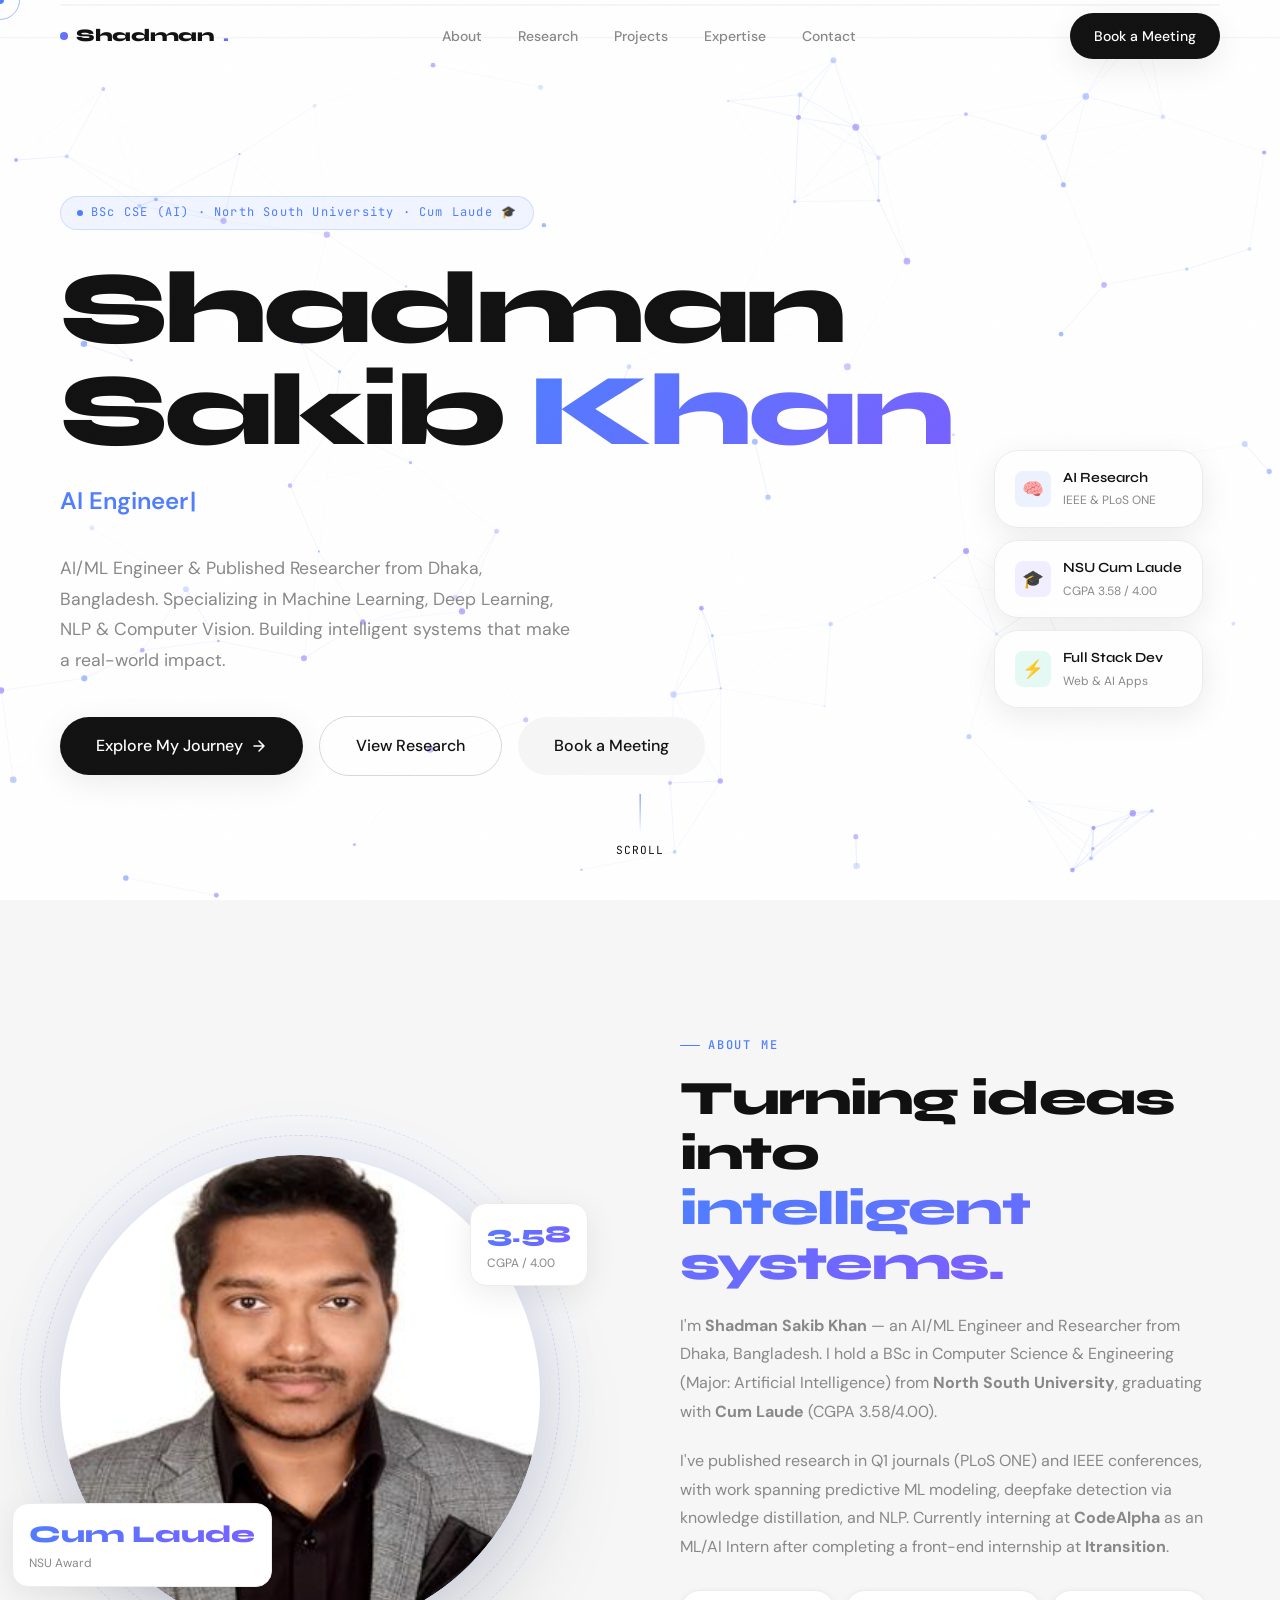
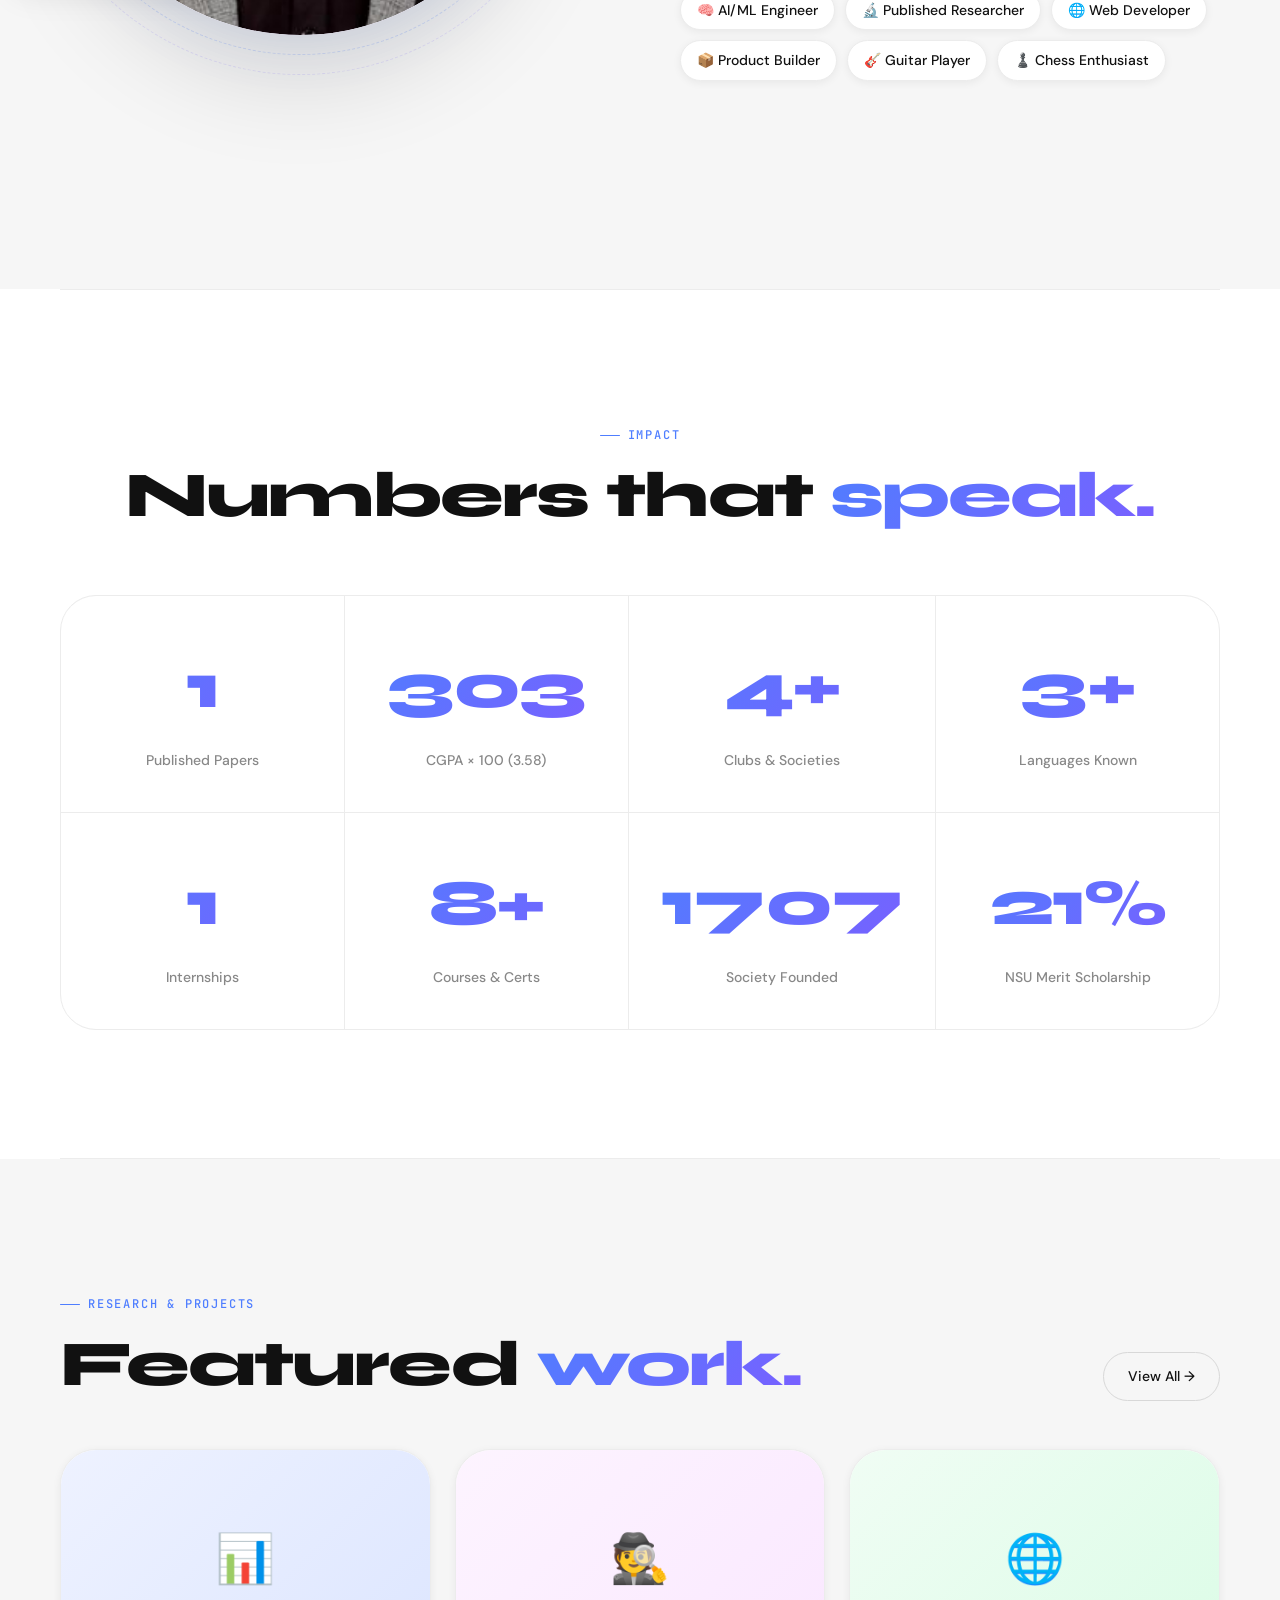
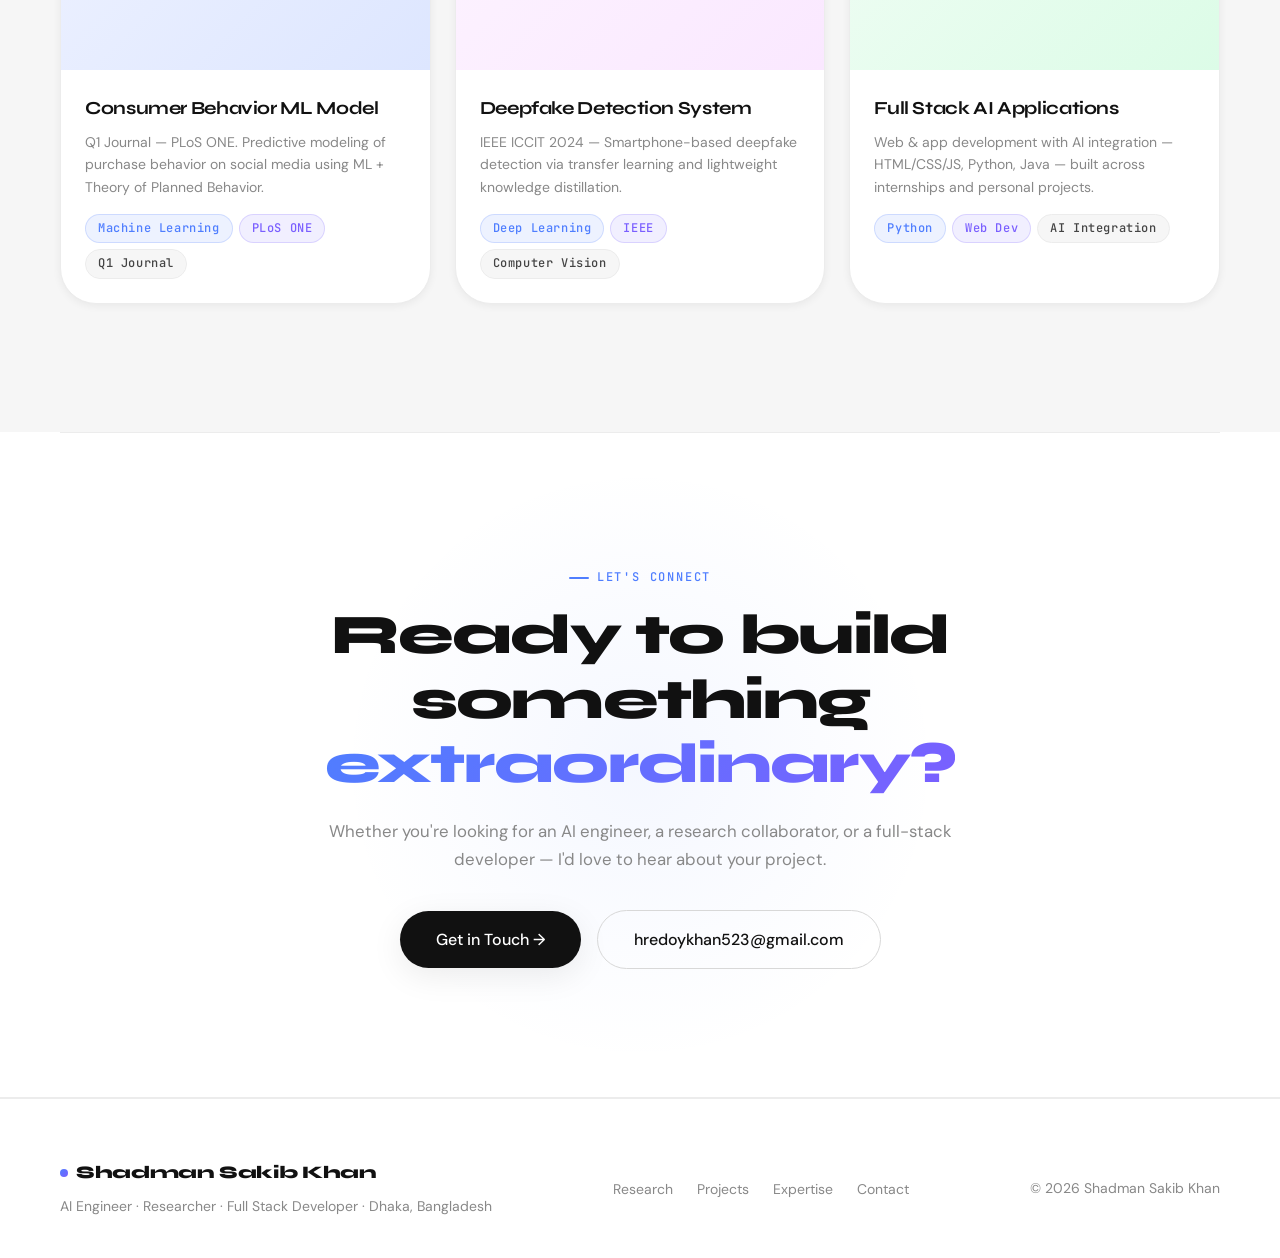
<file: index.html>
<!DOCTYPE html>
<html lang="en">
<head>
  <meta charset="UTF-8">
  <meta name="viewport" content="width=device-width, initial-scale=1.0">
  <meta name="description" content="Shadman Sakib Khan — AI Engineer, Researcher, and Full-Stack Developer based in Dhaka, Bangladesh.">
  <meta name="keywords" content="AI Engineer, Machine Learning, LLM, Full Stack Developer, Portfolio, Bangladesh, NSU">
  <meta property="og:title" content="Shadman Sakib Khan — AI Engineer & Researcher">
  <meta property="og:description" content="BSc CSE (AI Major) from NSU. Published AI Researcher. Building intelligent systems.">
  <link rel="icon" href="assets/images/favicon.svg" type="image/svg+xml">
  <title>Shadman Sakib Khan — AI Engineer & Researcher</title>
  <link rel="preconnect" href="https://fonts.googleapis.com">
  <link href="https://fonts.googleapis.com/css2?family=Syne:wght@400;500;600;700;800&family=DM+Sans:ital,opsz,wght@0,9..40,300;0,9..40,400;0,9..40,500;1,9..40,300&family=JetBrains+Mono:wght@300;400;500&display=swap" rel="stylesheet">
  <link rel="preconnect" href="https://fonts.gstatic.com" crossorigin>
  <link rel="stylesheet" href="css/global.css">
  <link rel="stylesheet" href="css/index.css">
</head>
<body>

<div class="noise-overlay"></div>
<div id="cursor-dot"></div>
<div id="cursor-ring"></div>
<div id="scroll-progress"></div>

<div id="loading-screen">
  <div class="loading-logo">SSK<span class="gradient-text">.</span></div>
  <div class="loading-bar-wrap"><div class="loading-bar"></div></div>
  <div class="loading-pct">0%</div>
</div>

<!-- Navigation -->
<nav class="nav" role="navigation">
  <a href="index.html" class="nav-logo">
    <span class="nav-logo-dot"></span>
    Shadman<span class="gradient-text">.</span>
  </a>
  <ul class="nav-links">
    <li><a href="#about" class="active">About</a></li>
    <li><a href="pages/research.html" target="_blank">Research</a></li>
    <li><a href="pages/projects.html" target="_blank">Projects</a></li>
    <li><a href="pages/expertise.html" target="_blank">Expertise</a></li>
    <li><a href="pages/contact.html" target="_blank">Contact</a></li>
  </ul>
  <div class="nav-cta">
    <a href="pages/contact.html" target="_blank" class="btn btn-primary" data-magnetic>Book a Meeting</a>
  </div>
  <button class="nav-hamburger" aria-label="Toggle menu"><span></span><span></span><span></span></button>
</nav>

<div class="nav-mobile">
  <ul>
    <li><a href="#about">About</a></li>
    <li><a href="pages/research.html" target="_blank">Research</a></li>
    <li><a href="pages/projects.html" target="_blank">Projects</a></li>
    <li><a href="pages/expertise.html" target="_blank">Expertise</a></li>
    <li><a href="pages/contact.html" target="_blank">Contact</a></li>
  </ul>
</div>

<!-- HERO -->
<section class="hero" aria-label="Hero">
  <canvas id="hero-canvas"></canvas>
  <div class="hero-content">
    <div class="hero-eyebrow">
      <span class="hero-eyebrow-dot"></span>
      BSc CSE (AI) · North South University · Cum Laude 🎓
    </div>
    <h1 class="hero-name">
      <span class="hero-name-line">Shadman</span>
      <span class="hero-name-line">Sakib <span class="gradient-text">Khan</span></span>
    </h1>
    <div class="hero-roles">
      <span id="typed-role" class="hero-role-typed"></span>
    </div>
    <p class="hero-desc">
      AI/ML Engineer & Published Researcher from Dhaka, Bangladesh. 
      Specializing in Machine Learning, Deep Learning, NLP & Computer Vision. 
      Building intelligent systems that make a real-world impact.
    </p>
    <div class="hero-actions">
      <a href="#about" class="btn btn-primary btn-lg" data-magnetic>
        Explore My Journey
        <svg width="16" height="16" viewBox="0 0 16 16" fill="none"><path d="M8 3l5 5-5 5M3 8h10" stroke="currentColor" stroke-width="1.5" stroke-linecap="round" stroke-linejoin="round"/></svg>
      </a>
      <a href="pages/research.html" target="_blank" class="btn btn-secondary btn-lg" data-magnetic>View Research</a>
      <a href="pages/contact.html" target="_blank" class="btn btn-ghost btn-lg" data-magnetic>Book a Meeting</a>
    </div>
  </div>

  <div class="hero-badges" aria-hidden="true">
    <div class="hero-badge">
      <div class="hero-badge-icon blue">🧠</div>
      <div class="hero-badge-text">
        <strong>AI Research</strong>
        <span>IEEE & PLoS ONE</span>
      </div>
    </div>
    <div class="hero-badge">
      <div class="hero-badge-icon purple">🎓</div>
      <div class="hero-badge-text">
        <strong>NSU Cum Laude</strong>
        <span>CGPA 3.58 / 4.00</span>
      </div>
    </div>
    <div class="hero-badge">
      <div class="hero-badge-icon green">⚡</div>
      <div class="hero-badge-text">
        <strong>Full Stack Dev</strong>
        <span>Web & AI Apps</span>
      </div>
    </div>
  </div>

  <div class="hero-scroll-hint" aria-hidden="true">
    <div class="hero-scroll-line"></div>
    <span>Scroll</span>
  </div>
</section>

<!-- ABOUT -->
<section class="about-section" id="about" data-section="about">
  <div class="about-inner">
    <div class="about-visual reveal">
      <div class="about-portrait-ring"></div>
      <div class="about-portrait-ring-2"></div>
      <div class="about-portrait" style="background:linear-gradient(135deg,#e8f0fe,#f3e8ff);">
        <img src="assets/images/profile_0.jpeg" alt="Shadman Sakib Khan" style="width:100%;height:100%;object-fit:cover;border-radius:50%;">
      </div>
      <div class="about-stat-bubble top-right">
        <div class="about-stat-num">3.58</div>
        <div style="font-size:0.75rem;color:var(--gray-500);">CGPA / 4.00</div>
      </div>
      <div class="about-stat-bubble bottom-left">
        <div class="about-stat-num">Cum Laude</div>
        <div style="font-size:0.75rem;color:var(--gray-500);">NSU Award</div>
      </div>
    </div>

    <div class="about-content">
      <div class="section-label reveal">About Me</div>
      <h2 class="reveal reveal-delay-1">
        Turning ideas into<br><span class="gradient-text">intelligent systems.</span>
      </h2>
      <p class="reveal reveal-delay-2">
        I'm <strong>Shadman Sakib Khan</strong> — an AI/ML Engineer and Researcher from Dhaka, Bangladesh.
        I hold a BSc in Computer Science & Engineering (Major: Artificial Intelligence) from 
        <strong>North South University</strong>, graduating with <strong>Cum Laude</strong> (CGPA 3.58/4.00).
      </p>
      <p class="reveal reveal-delay-2">
        I've published research in Q1 journals (PLoS ONE) and IEEE conferences, with work spanning 
        predictive ML modeling, deepfake detection via knowledge distillation, and NLP. 
        Currently interning at <strong>CodeAlpha</strong> as an ML/AI Intern after completing a front-end internship at <strong>Itransition</strong>.
      </p>
      <div class="about-traits reveal reveal-delay-3">
        <div class="about-trait">🧠 AI/ML Engineer</div>
        <div class="about-trait">🔬 Published Researcher</div>
        <div class="about-trait">🌐 Web Developer</div>
        <div class="about-trait">📦 Product Builder</div>
        <div class="about-trait">🎸 Guitar Player</div>
        <div class="about-trait">♟️ Chess Enthusiast</div>
      </div>
      <div class="mt-32 reveal reveal-delay-4 flex gap-12" style="flex-wrap:wrap;">
        <a href="pages/projects.html" target="_blank" class="btn btn-primary" data-magnetic>See My Work →</a>
        <a href="https://github.com/ShadmanSakibKhan" target="_blank" class="btn btn-secondary" data-magnetic>GitHub</a>
        <a href="https://www.linkedin.com/in/shadmansakibkhan97" target="_blank" class="btn btn-secondary" data-magnetic>LinkedIn</a>
      </div>
    </div>
  </div>
</section>

<div class="divider"></div>

<!-- NUMBERS -->
<section class="numbers-section" id="numbers" data-section="numbers">
  <div class="numbers-inner">
    <div class="text-center">
      <div class="section-label reveal" style="justify-content:center;">Impact</div>
      <h2 class="section-title reveal reveal-delay-1">Numbers that <span class="gradient-text">speak.</span></h2>
    </div>
    <div class="numbers-grid mt-64">
      <div class="number-card reveal">
        <span class="number-value" data-counter="2" data-suffix="">0</span>
        <span class="number-label">Published Papers</span>
      </div>
      <div class="number-card reveal reveal-delay-1">
        <span class="number-value" data-counter="358" data-suffix="">0</span>
        <span class="number-label">CGPA × 100 (3.58)</span>
      </div>
      <div class="number-card reveal reveal-delay-2">
        <span class="number-value" data-counter="5" data-suffix="+">0+</span>
        <span class="number-label">Clubs & Societies</span>
      </div>
      <div class="number-card reveal reveal-delay-3">
        <span class="number-value" data-counter="4" data-suffix="+">0+</span>
        <span class="number-label">Languages Known</span>
      </div>
      <div class="number-card reveal">
        <span class="number-value" data-counter="2" data-suffix="">0</span>
        <span class="number-label">Internships</span>
      </div>
      <div class="number-card reveal reveal-delay-1">
        <span class="number-value" data-counter="10" data-suffix="+">0+</span>
        <span class="number-label">Courses & Certs</span>
      </div>
      <div class="number-card reveal reveal-delay-2">
        <span class="number-value" data-counter="2013" data-suffix="">0</span>
        <span class="number-label">Society Founded</span>
      </div>
      <div class="number-card reveal reveal-delay-3">
        <span class="number-value" data-counter="25" data-suffix="%">0%</span>
        <span class="number-label">NSU Merit Scholarship</span>
      </div>
    </div>
  </div>
</section>

<div class="divider"></div>

<!-- PROJECTS PREVIEW -->
<section class="projects-preview" id="projects-preview">
  <div class="projects-preview-inner">
    <div class="projects-header">
      <div>
        <div class="section-label reveal">Research & Projects</div>
        <h2 class="section-title reveal reveal-delay-1">Featured <span class="gradient-text">work.</span></h2>
      </div>
      <a href="pages/projects.html" target="_blank" class="btn btn-secondary reveal reveal-delay-2">View All →</a>
    </div>
    <div class="grid-3">
      <div class="project-card-preview reveal">
        <div class="project-card-thumb" style="background:linear-gradient(135deg,#eef2ff,#dde6ff);">📊</div>
        <div class="project-card-body">
          <h3>Consumer Behavior ML Model</h3>
          <p>Q1 Journal — PLoS ONE. Predictive modeling of purchase behavior on social media using ML + Theory of Planned Behavior.</p>
          <div class="project-card-tags">
            <span class="tag tag-blue">Machine Learning</span>
            <span class="tag tag-purple">PLoS ONE</span>
            <span class="tag tag-gray">Q1 Journal</span>
          </div>
        </div>
      </div>
      <div class="project-card-preview reveal reveal-delay-1">
        <div class="project-card-thumb" style="background:linear-gradient(135deg,#fdf4ff,#fae8ff);">🕵️</div>
        <div class="project-card-body">
          <h3>Deepfake Detection System</h3>
          <p>IEEE ICCIT 2024 — Smartphone-based deepfake detection via transfer learning and lightweight knowledge distillation.</p>
          <div class="project-card-tags">
            <span class="tag tag-blue">Deep Learning</span>
            <span class="tag tag-purple">IEEE</span>
            <span class="tag tag-gray">Computer Vision</span>
          </div>
        </div>
      </div>
      <div class="project-card-preview reveal reveal-delay-2">
        <div class="project-card-thumb" style="background:linear-gradient(135deg,#f0fdf4,#dcfce7);">🌐</div>
        <div class="project-card-body">
          <h3>Full Stack AI Applications</h3>
          <p>Web & app development with AI integration — HTML/CSS/JS, Python, Java — built across internships and personal projects.</p>
          <div class="project-card-tags">
            <span class="tag tag-blue">Python</span>
            <span class="tag tag-purple">Web Dev</span>
            <span class="tag tag-gray">AI Integration</span>
          </div>
        </div>
      </div>
    </div>
  </div>
</section>

<div class="divider"></div>

<!-- CTA -->
<section class="cta-section">
  <div class="cta-glow" aria-hidden="true"></div>
  <div class="cta-inner">
    <div class="section-label reveal" style="justify-content:center;">Let's Connect</div>
    <h2 class="reveal reveal-delay-1">Ready to build something <span class="gradient-text">extraordinary?</span></h2>
    <p class="reveal reveal-delay-2">Whether you're looking for an AI engineer, a research collaborator, or a full-stack developer — I'd love to hear about your project.</p>
    <div class="flex flex-center gap-16 reveal reveal-delay-3" style="flex-wrap:wrap;">
      <a href="pages/contact.html" target="_blank" class="btn btn-primary btn-lg" data-magnetic>
        Get in Touch →
      </a>
      <a href="mailto:hredoykhan523@gmail.com" class="btn btn-secondary btn-lg" data-magnetic>
        hredoykhan523@gmail.com
      </a>
    </div>
  </div>
</section>

<footer style="border-top:1px solid var(--gray-100);">
  <div class="footer">
    <div>
      <div class="nav-logo" style="margin-bottom:8px;"><span class="nav-logo-dot"></span>Shadman Sakib Khan</div>
      <p class="footer-copy">AI Engineer · Researcher · Full Stack Developer · Dhaka, Bangladesh</p>
    </div>
    <ul class="footer-links">
      <li><a href="pages/research.html" target="_blank">Research</a></li>
      <li><a href="pages/projects.html" target="_blank">Projects</a></li>
      <li><a href="pages/expertise.html" target="_blank">Expertise</a></li>
      <li><a href="pages/contact.html" target="_blank">Contact</a></li>
    </ul>
    <p class="footer-copy">© <span id="footer-year"></span> Shadman Sakib Khan</p>
  </div>
</footer>

<script src="js/global.js"></script>
<script src="js/index.js"></script>
</body>
</html>
</file>
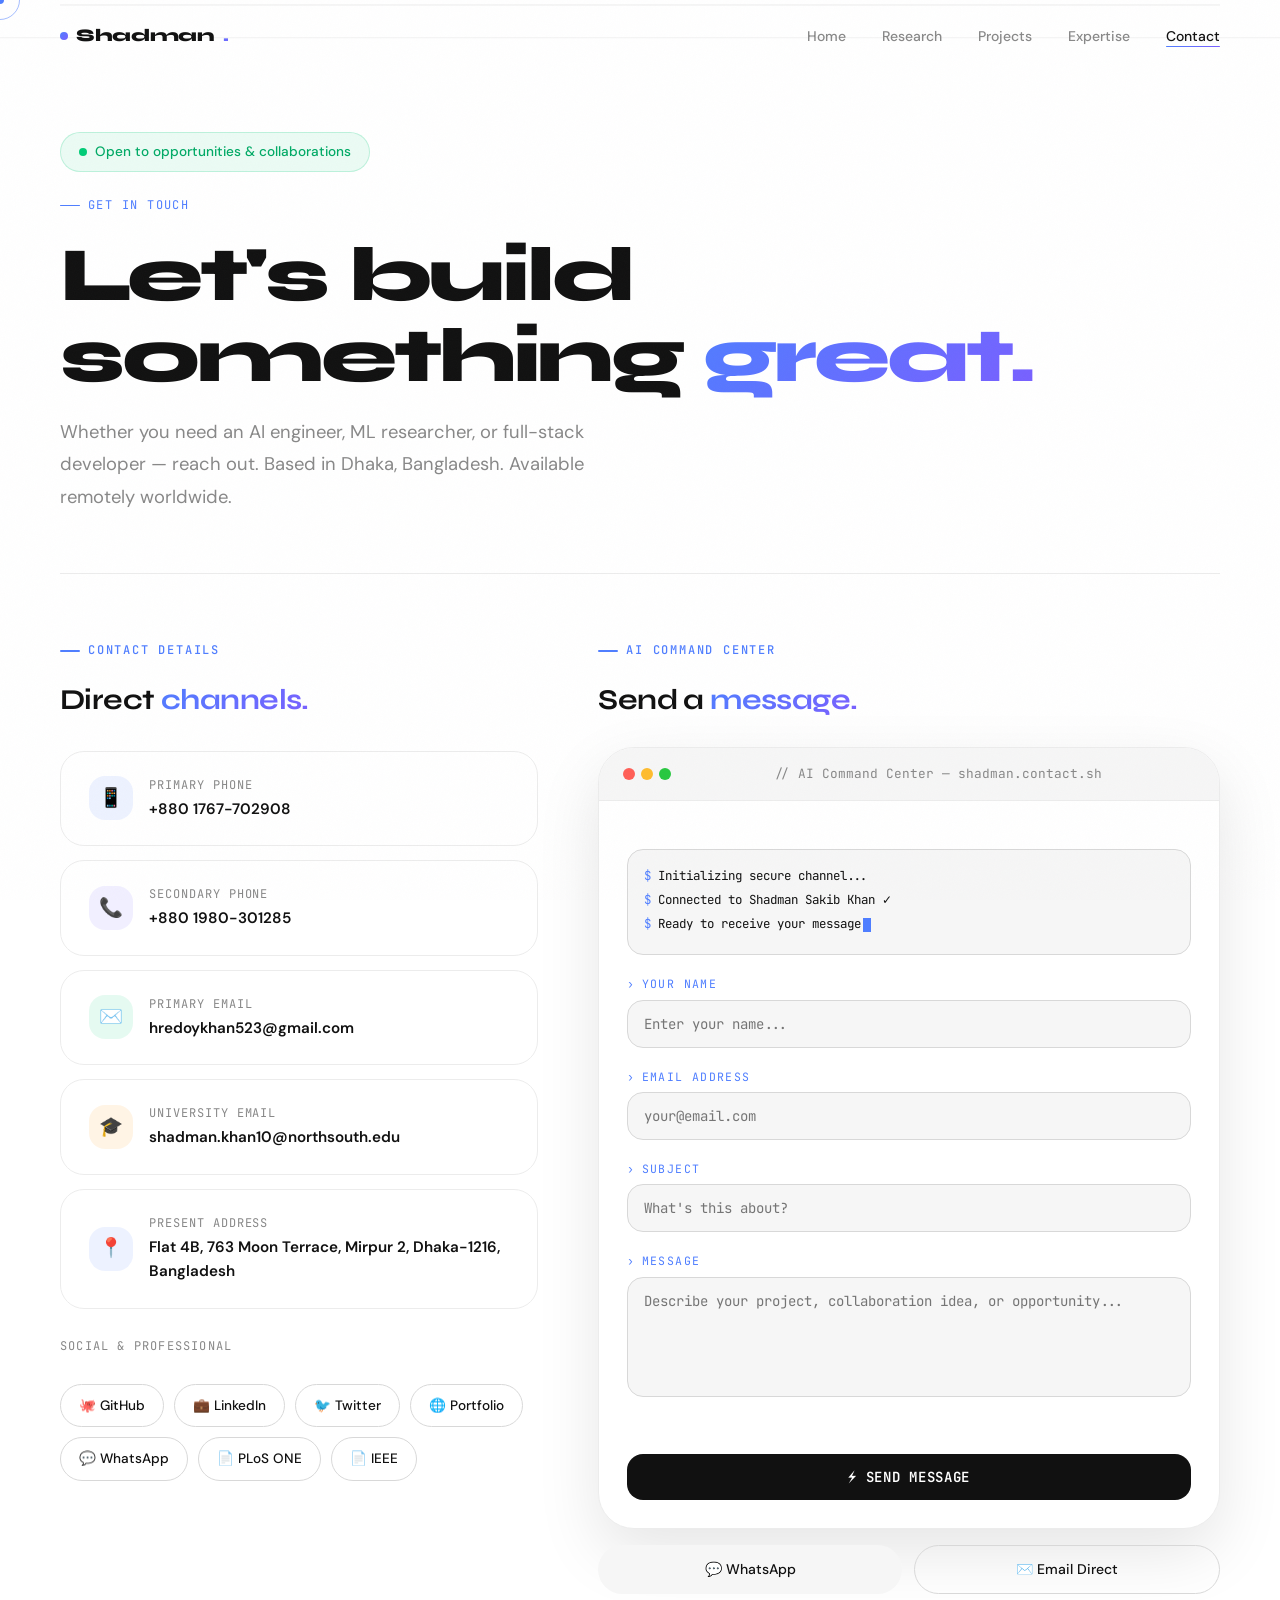
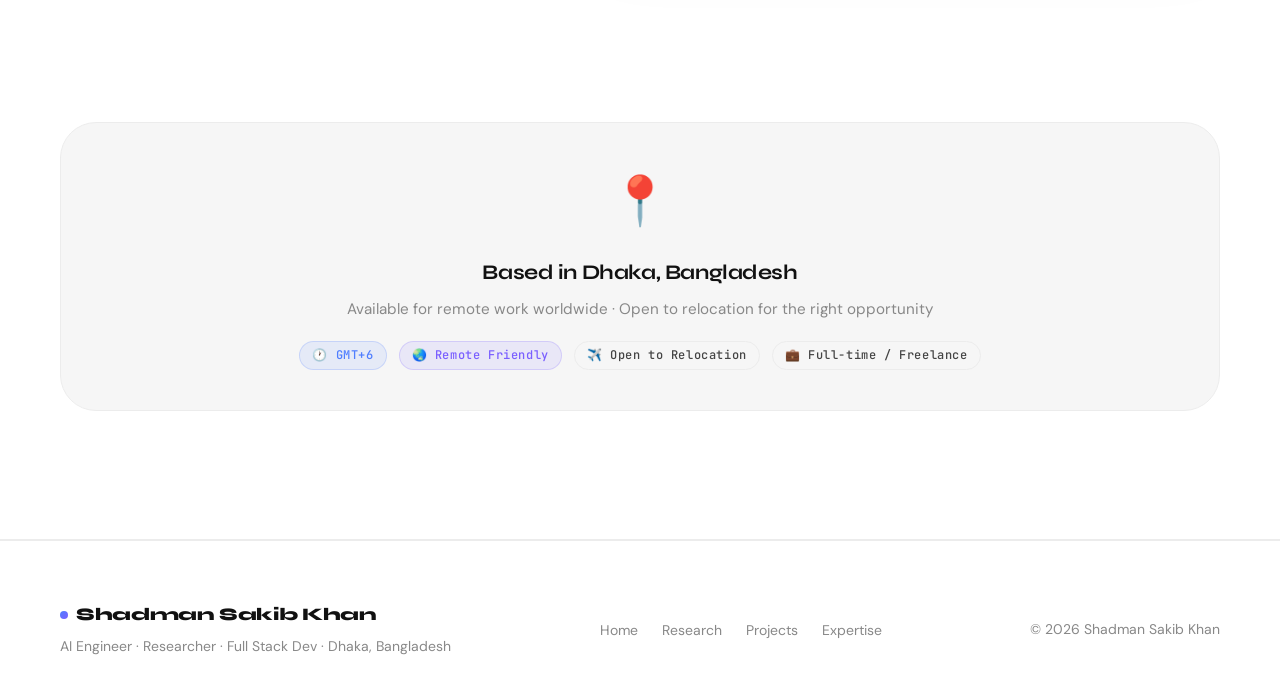
<file: pages/contact.html>
<!DOCTYPE html>
<html lang="en">
<head>
  <meta charset="UTF-8">
  <meta name="viewport" content="width=device-width, initial-scale=1.0">
  <link rel="icon" href="../assets/images/favicon.svg" type="image/svg+xml">
  <title>Contact — Shadman Sakib Khan</title>
  <link rel="preconnect" href="https://fonts.googleapis.com">
  <link href="https://fonts.googleapis.com/css2?family=Syne:wght@400;500;600;700;800&family=DM+Sans:ital,opsz,wght@0,9..40,300;0,9..40,400;0,9..40,500;1,9..40,300&family=JetBrains+Mono:wght@300;400;500&display=swap" rel="stylesheet">
  <link rel="stylesheet" href="../css/global.css">
  <style>
    .contact-hero { padding:calc(var(--nav-height) + 60px) clamp(20px,5vw,60px) 60px; max-width:var(--max-width); margin:0 auto; }
    .contact-grid { display:grid; grid-template-columns:1fr 1.3fr; gap:60px; max-width:var(--max-width); margin:0 auto; padding:0 clamp(20px,5vw,60px) var(--section-pad); }
    @media(max-width:900px){ .contact-grid{grid-template-columns:1fr;} }

    /* Info Cards */
    .contact-info-card { background:var(--white); border:1px solid var(--gray-100); border-radius:var(--radius-lg); padding:24px 28px; display:flex; align-items:center; gap:16px; margin-bottom:14px; transition:all var(--transition-normal); cursor:pointer; text-decoration:none; color:inherit; }
    .contact-info-card:hover { border-color:rgba(79,126,255,0.3); box-shadow:0 4px 20px rgba(79,126,255,0.1); transform:translateX(4px); }
    .contact-info-icon { width:44px; height:44px; border-radius:var(--radius-md); display:flex; align-items:center; justify-content:center; font-size:1.2rem; flex-shrink:0; }
    .contact-info-icon.blue { background:rgba(79,126,255,0.1); }
    .contact-info-icon.purple { background:rgba(122,95,255,0.1); }
    .contact-info-icon.green { background:rgba(0,200,120,0.1); }
    .contact-info-icon.orange { background:rgba(255,150,0,0.1); }
    .contact-info-label { font-size:0.75rem; color:var(--gray-500); font-family:var(--font-mono); text-transform:uppercase; letter-spacing:0.08em; }
    .contact-info-value { font-size:0.95rem; font-weight:600; color:var(--black); margin-top:2px; word-break:break-all; }

    /* AI Command Center */
    .command-center { background:var(--white); border:1px solid var(--gray-100); border-radius:var(--radius-xl); overflow:hidden; box-shadow:var(--shadow-lg); }
    .cmd-header { background:var(--gray-50); border-bottom:1px solid var(--gray-100); padding:16px 24px; display:flex; align-items:center; gap:10px; }
    .cmd-dots { display:flex; gap:6px; }
    .cmd-dot { width:12px; height:12px; border-radius:50%; }
    .cmd-dot.red { background:#ff5f57; }
    .cmd-dot.yellow { background:#febc2e; }
    .cmd-dot.green { background:#28c840; }
    .cmd-title { font-family:var(--font-mono); font-size:0.8rem; color:var(--gray-500); margin-left:auto; margin-right:auto; }
    .cmd-body { padding:28px; }
    .cmd-field { margin-bottom:20px; }
    .cmd-label { font-family:var(--font-mono); font-size:0.72rem; text-transform:uppercase; letter-spacing:0.12em; color:var(--ai-blue); margin-bottom:6px; display:flex; align-items:center; gap:6px; }
    .cmd-label::before { content:'›'; }
    .cmd-input, .cmd-textarea { width:100%; background:var(--gray-50); border:1px solid var(--gray-200); border-radius:var(--radius-md); padding:14px 16px; font-family:var(--font-mono); font-size:0.875rem; color:var(--black); outline:none; transition:all var(--transition-normal); resize:none; }
    .cmd-input:focus, .cmd-textarea:focus { border-color:var(--ai-blue); background:var(--white); box-shadow:0 0 0 3px rgba(79,126,255,0.1); }
    .cmd-textarea { height:120px; }
    .cmd-status { font-family:var(--font-mono); font-size:0.75rem; color:var(--gray-500); margin-top:8px; min-height:18px; transition:all 0.3s ease; }
    .cmd-status.typing { color:var(--ai-blue); }
    .cmd-status.sending { color:var(--ai-purple); }
    .cmd-status.success { color:#00aa66; }
    .cmd-submit { width:100%; padding:14px; background:var(--black); color:var(--white); border:none; border-radius:var(--radius-md); font-family:var(--font-mono); font-size:0.875rem; font-weight:600; letter-spacing:0.05em; cursor:none; transition:all var(--transition-normal); position:relative; overflow:hidden; margin-top:4px; }
    .cmd-submit::before { content:''; position:absolute; inset:0; background:var(--gradient-blue); opacity:0; transition:opacity var(--transition-normal); }
    .cmd-submit:hover::before { opacity:1; }
    .cmd-submit:hover { transform:translateY(-2px); box-shadow:var(--shadow-blue); }
    .cmd-submit span { position:relative; z-index:1; }
    .cmd-terminal { background:var(--gray-50); border-radius:var(--radius-md); padding:16px; margin-top:20px; font-family:var(--font-mono); font-size:0.78rem; color:var(--gray-700); min-height:60px; border:1px solid var(--gray-200); }
    .cmd-terminal-line { margin-bottom:4px; line-height:1.6; }
    .cmd-terminal-line .prompt { color:var(--ai-blue); }
    .cmd-terminal-line .value { color:var(--black); }
    .cmd-cursor { display:inline-block; width:8px; height:14px; background:var(--ai-blue); animation:blink 0.7s ease-in-out infinite; vertical-align:text-bottom; margin-left:2px; }

    /* Social */
    .social-links { display:flex; flex-wrap:wrap; gap:10px; margin-top:28px; }
    .social-link { display:flex; align-items:center; gap:8px; padding:10px 18px; background:var(--white); border:1px solid var(--gray-200); border-radius:var(--radius-full); font-size:0.85rem; font-weight:500; color:var(--black); transition:all var(--transition-normal); }
    .social-link:hover { border-color:var(--ai-blue); color:var(--ai-blue); transform:translateY(-2px); box-shadow:0 4px 14px rgba(79,126,255,0.15); }

    /* Available badge */
    .availability-badge { display:inline-flex; align-items:center; gap:8px; padding:8px 18px; background:rgba(0,200,120,0.08); border:1px solid rgba(0,200,120,0.2); border-radius:var(--radius-full); font-size:0.85rem; font-weight:500; color:#00aa66; margin-bottom:24px; animation:fadeUp 0.6s 0.2s ease both; }
    .availability-dot { width:8px; height:8px; background:#00cc77; border-radius:50%; animation:pulseDot 1.5s ease-in-out infinite; }
  </style>
</head>
<body>
<div class="noise-overlay"></div>
<div id="cursor-dot"></div>
<div id="cursor-ring"></div>
<div id="scroll-progress"></div>
<div id="loading-screen">
  <div class="loading-logo">Contact<span class="gradient-text">.</span></div>
  <div class="loading-bar-wrap"><div class="loading-bar"></div></div>
  <div class="loading-pct">0%</div>
</div>

<nav class="nav">
  <a href="../index.html" class="nav-logo"><span class="nav-logo-dot"></span>Shadman<span class="gradient-text">.</span></a>
  <ul class="nav-links">
    <li><a href="../index.html">Home</a></li>
    <li><a href="research.html" target="_blank">Research</a></li>
    <li><a href="projects.html" target="_blank">Projects</a></li>
    <li><a href="expertise.html" target="_blank">Expertise</a></li>
    <li><a href="contact.html" class="active">Contact</a></li>
  </ul>
  <button class="nav-hamburger"><span></span><span></span><span></span></button>
</nav>
<div class="nav-mobile">
  <ul>
    <li><a href="../index.html">Home</a></li>
    <li><a href="research.html" target="_blank">Research</a></li>
    <li><a href="projects.html" target="_blank">Projects</a></li>
    <li><a href="expertise.html" target="_blank">Expertise</a></li>
    <li><a href="contact.html">Contact</a></li>
  </ul>
</div>

<!-- Hero -->
<div class="contact-hero">
  <div class="availability-badge"><div class="availability-dot"></div>Open to opportunities & collaborations</div>
  <div style="font-family:var(--font-mono);font-size:0.75rem;letter-spacing:0.12em;text-transform:uppercase;color:var(--ai-blue);margin-bottom:20px;display:flex;align-items:center;gap:8px;animation:fadeUp 0.6s ease both;">
    <span style="width:20px;height:1.5px;background:var(--ai-blue);border-radius:2px;"></span>Get In Touch
  </div>
  <h1 style="font-family:var(--font-display);font-size:clamp(2.5rem,6vw,5rem);font-weight:800;letter-spacing:-0.04em;line-height:1.05;animation:fadeUp 0.6s 0.1s ease both;">
    Let's build something <span class="gradient-text">great.</span>
  </h1>
  <p style="font-size:clamp(1rem,1.8vw,1.15rem);color:var(--gray-500);max-width:560px;line-height:1.75;margin-top:20px;animation:fadeUp 0.6s 0.2s ease both;">
    Whether you need an AI engineer, ML researcher, or full-stack developer — reach out. Based in Dhaka, Bangladesh. Available remotely worldwide.
  </p>
</div>

<div class="divider"></div>

<div class="contact-grid" style="padding-top:60px;">
  <!-- Left: Info -->
  <div>
    <div class="section-label reveal">Contact Details</div>
    <h2 style="font-family:var(--font-display);font-size:1.8rem;font-weight:700;letter-spacing:-0.02em;margin-bottom:28px;" class="reveal reveal-delay-1">Direct <span class="gradient-text">channels.</span></h2>

    <a href="tel:+8801767702908" class="contact-info-card reveal">
      <div class="contact-info-icon blue">📱</div>
      <div>
        <div class="contact-info-label">Primary Phone</div>
        <div class="contact-info-value">+880 1767-702908</div>
      </div>
    </a>
    <a href="tel:+8801980301285" class="contact-info-card reveal reveal-delay-1">
      <div class="contact-info-icon purple">📞</div>
      <div>
        <div class="contact-info-label">Secondary Phone</div>
        <div class="contact-info-value">+880 1980-301285</div>
      </div>
    </a>
    <a href="mailto:hredoykhan523@gmail.com" class="contact-info-card reveal reveal-delay-2">
      <div class="contact-info-icon green">✉️</div>
      <div>
        <div class="contact-info-label">Primary Email</div>
        <div class="contact-info-value">hredoykhan523@gmail.com</div>
      </div>
    </a>
    <a href="mailto:shadman.khan10@northsouth.edu" class="contact-info-card reveal reveal-delay-3">
      <div class="contact-info-icon orange">🎓</div>
      <div>
        <div class="contact-info-label">University Email</div>
        <div class="contact-info-value">shadman.khan10@northsouth.edu</div>
      </div>
    </a>
    <div class="contact-info-card reveal" style="cursor:default;">
      <div class="contact-info-icon blue">📍</div>
      <div>
        <div class="contact-info-label">Present Address</div>
        <div class="contact-info-value">Flat 4B, 763 Moon Terrace, Mirpur 2, Dhaka-1216, Bangladesh</div>
      </div>
    </div>

    <div style="margin-top:28px;" class="reveal">
      <div style="font-family:var(--font-mono);font-size:0.75rem;text-transform:uppercase;letter-spacing:0.1em;color:var(--gray-500);margin-bottom:12px;">Social & Professional</div>
      <div class="social-links">
        <a href="https://github.com/ShadmanSakibKhan" target="_blank" class="social-link">🐙 GitHub</a>
        <a href="https://www.linkedin.com/in/shadmansakibkhan97" target="_blank" class="social-link">💼 LinkedIn</a>
        <a href="https://twitter.com/shadmansakib97" target="_blank" class="social-link">🐦 Twitter</a>
        <a href="https://shadmansakibkhan.github.io/ShadmanPortfolio/" target="_blank" class="social-link">🌐 Portfolio</a>
        <a href="https://wa.me/8801767702908" target="_blank" class="social-link">💬 WhatsApp</a>
        <a href="https://journals.plos.org/plosone/article?id=10.1371/journal.pone.0296336" target="_blank" class="social-link">📄 PLoS ONE</a>
        <a href="https://ieeexplore.ieee.org/abstract/document/11022522" target="_blank" class="social-link">📄 IEEE</a>
      </div>
    </div>
  </div>

  <!-- Right: AI Command Center -->
  <div class="reveal reveal-delay-1">
    <div class="section-label">AI Command Center</div>
    <h2 style="font-family:var(--font-display);font-size:1.8rem;font-weight:700;letter-spacing:-0.02em;margin-bottom:24px;">Send a <span class="gradient-text">message.</span></h2>

    <div class="command-center">
      <div class="cmd-header">
        <div class="cmd-dots">
          <div class="cmd-dot red"></div>
          <div class="cmd-dot yellow"></div>
          <div class="cmd-dot green"></div>
        </div>
        <div class="cmd-title">// AI Command Center — shadman.contact.sh</div>
      </div>
      <div class="cmd-body">
        <div class="cmd-terminal" id="cmd-terminal">
          <div class="cmd-terminal-line"><span class="prompt">$</span> <span class="value">Initializing secure channel...</span></div>
          <div class="cmd-terminal-line"><span class="prompt">$</span> <span class="value">Connected to Shadman Sakib Khan ✓</span></div>
          <div class="cmd-terminal-line"><span class="prompt">$</span> <span class="value">Ready to receive your message<span class="cmd-cursor"></span></span></div>
        </div>

        <form id="contact-form" style="margin-top:20px;" onsubmit="handleSubmit(event)">
          <div class="cmd-field">
            <div class="cmd-label">Your Name</div>
            <input type="text" id="name" class="cmd-input" placeholder="Enter your name..." autocomplete="name" required>
          </div>
          <div class="cmd-field">
            <div class="cmd-label">Email Address</div>
            <input type="email" id="email" class="cmd-input" placeholder="your@email.com" autocomplete="email" required>
          </div>
          <div class="cmd-field">
            <div class="cmd-label">Subject</div>
            <input type="text" id="subject" class="cmd-input" placeholder="What's this about?" required>
          </div>
          <div class="cmd-field">
            <div class="cmd-label">Message</div>
            <textarea id="message" class="cmd-textarea" placeholder="Describe your project, collaboration idea, or opportunity..." required></textarea>
            <div class="cmd-status" id="cmd-status"></div>
          </div>
          <button type="submit" class="cmd-submit" data-magnetic>
            <span id="btn-text">⚡ SEND MESSAGE</span>
          </button>
        </form>
      </div>
    </div>

    <!-- Quick Links -->
    <div style="display:flex;gap:12px;margin-top:16px;flex-wrap:wrap;">
      <a href="https://wa.me/8801767702908" target="_blank" class="btn btn-ghost" style="flex:1;justify-content:center;" data-magnetic>💬 WhatsApp</a>
      <a href="mailto:hredoykhan523@gmail.com" class="btn btn-secondary" style="flex:1;justify-content:center;" data-magnetic>✉️ Email Direct</a>
    </div>
  </div>
</div>

<!-- Map / Location -->
<div style="max-width:var(--max-width);margin:0 auto;padding:0 clamp(20px,5vw,60px) var(--section-pad);">
  <div style="background:var(--gray-50);border:1px solid var(--gray-100);border-radius:var(--radius-xl);padding:40px;text-align:center;" class="reveal">
    <div style="font-size:3rem;margin-bottom:16px;">📍</div>
    <h3 style="font-family:var(--font-display);font-weight:700;font-size:1.3rem;letter-spacing:-0.02em;">Based in Dhaka, Bangladesh</h3>
    <p style="color:var(--gray-500);margin-top:8px;font-size:0.95rem;">Available for remote work worldwide · Open to relocation for the right opportunity</p>
    <div style="display:flex;justify-content:center;gap:12px;margin-top:20px;flex-wrap:wrap;">
      <span class="tag tag-blue">🕐 GMT+6</span>
      <span class="tag tag-purple">🌏 Remote Friendly</span>
      <span class="tag tag-gray">✈️ Open to Relocation</span>
      <span class="tag tag-gray">💼 Full-time / Freelance</span>
    </div>
  </div>
</div>

<footer style="border-top:1px solid var(--gray-100);">
  <div class="footer">
    <div>
      <div class="nav-logo" style="margin-bottom:6px;"><span class="nav-logo-dot"></span>Shadman Sakib Khan</div>
      <p class="footer-copy">AI Engineer · Researcher · Full Stack Dev · Dhaka, Bangladesh</p>
    </div>
    <ul class="footer-links">
      <li><a href="../index.html">Home</a></li>
      <li><a href="research.html" target="_blank">Research</a></li>
      <li><a href="projects.html" target="_blank">Projects</a></li>
      <li><a href="expertise.html" target="_blank">Expertise</a></li>
    </ul>
    <p class="footer-copy">© <span id="footer-year"></span> Shadman Sakib Khan</p>
  </div>
</footer>

<script src="../js/global.js"></script>
<script>
// Form typing terminal
const nameInput = document.getElementById('name');
const emailInput = document.getElementById('email');
const subjectInput = document.getElementById('subject');
const msgInput = document.getElementById('message');
const terminal = document.getElementById('cmd-terminal');
const status = document.getElementById('cmd-status');

function addTerminalLine(prompt, text) {
  const line = document.createElement('div');
  line.className = 'cmd-terminal-line';
  line.innerHTML = `<span class="prompt">${prompt}</span> <span class="value">${text}</span>`;
  terminal.appendChild(line);
  terminal.scrollTop = terminal.scrollHeight;
  // Keep max 6 lines
  while(terminal.children.length > 6) terminal.removeChild(terminal.firstChild);
}

nameInput.addEventListener('input', () => {
  if(nameInput.value.length === 1) addTerminalLine('$', `name = "${nameInput.value}..."`);
  status.textContent = `[ FIELD: name ] Input detected...`;
  status.className = 'cmd-status typing';
});
emailInput.addEventListener('input', () => {
  status.textContent = `[ FIELD: email ] Validating format...`;
  status.className = 'cmd-status typing';
});
subjectInput.addEventListener('input', () => {
  status.textContent = `[ FIELD: subject ] "${subjectInput.value}"`;
  status.className = 'cmd-status typing';
});
msgInput.addEventListener('input', () => {
  const wc = msgInput.value.trim().split(/\s+/).filter(Boolean).length;
  status.textContent = `[ FIELD: message ] ${wc} word${wc!==1?'s':''} · ${msgInput.value.length} chars`;
  status.className = 'cmd-status typing';
});

function handleSubmit(e) {
  e.preventDefault();
  const name = document.getElementById('name').value;
  const email = document.getElementById('email').value;
  const subject = document.getElementById('subject').value;
  const message = document.getElementById('message').value;
  const btn = document.getElementById('btn-text');

  btn.textContent = '⏳ TRANSMITTING...';
  status.textContent = '[ STATUS ] Encrypting & sending message...';
  status.className = 'cmd-status sending';

  addTerminalLine('$', `Sending from: ${email}`);
  addTerminalLine('$', `Subject: "${subject}"`);

  setTimeout(() => {
    addTerminalLine('✓', `Message delivered to Shadman!`);
    btn.textContent = '✅ MESSAGE SENT';
    status.textContent = '[ STATUS ] Message delivered successfully!';
    status.className = 'cmd-status success';

    // Open mailto as fallback
    const body = `Name: ${name}\nEmail: ${email}\n\nMessage:\n${message}`;
    window.location.href = `mailto:hredoykhan523@gmail.com?subject=${encodeURIComponent(subject)}&body=${encodeURIComponent(body)}`;

    setTimeout(() => { btn.textContent = '⚡ SEND MESSAGE'; }, 3000);
  }, 1600);
}
</script>
</body>
</html>
</file>
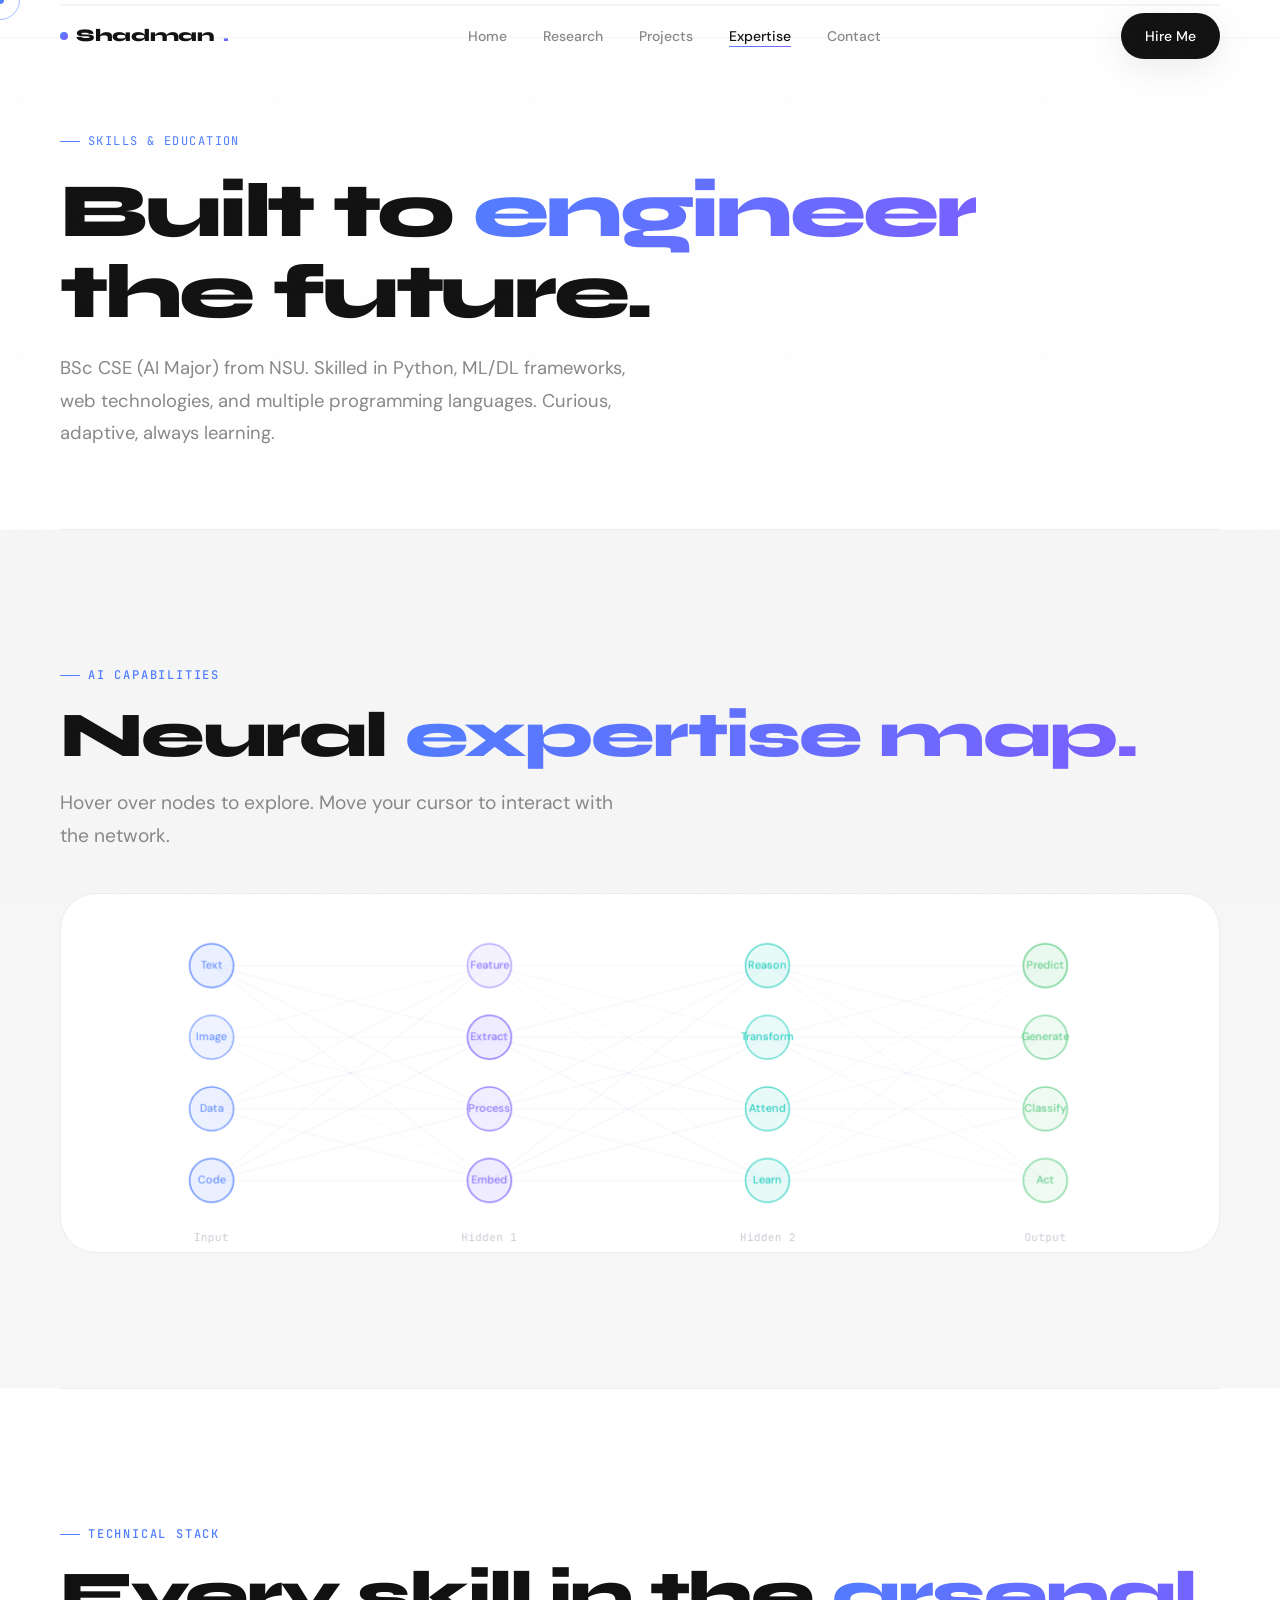
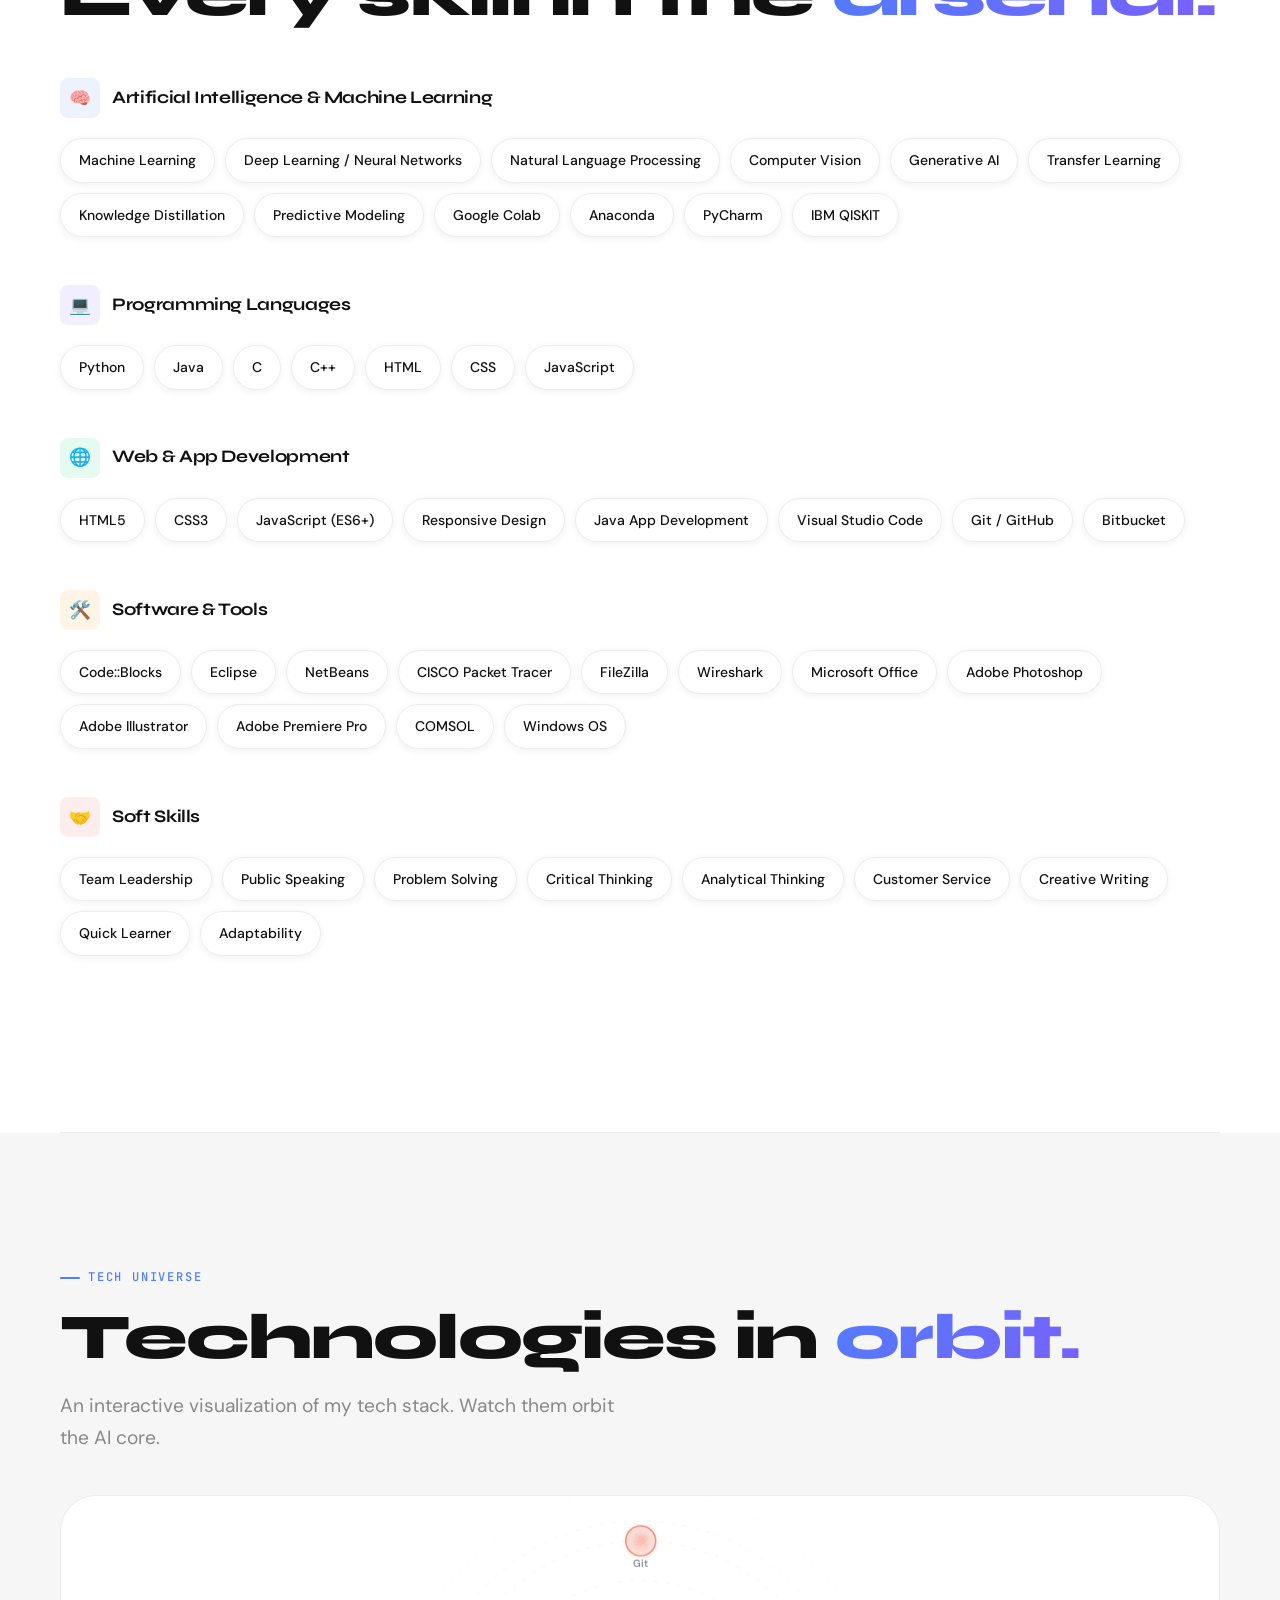
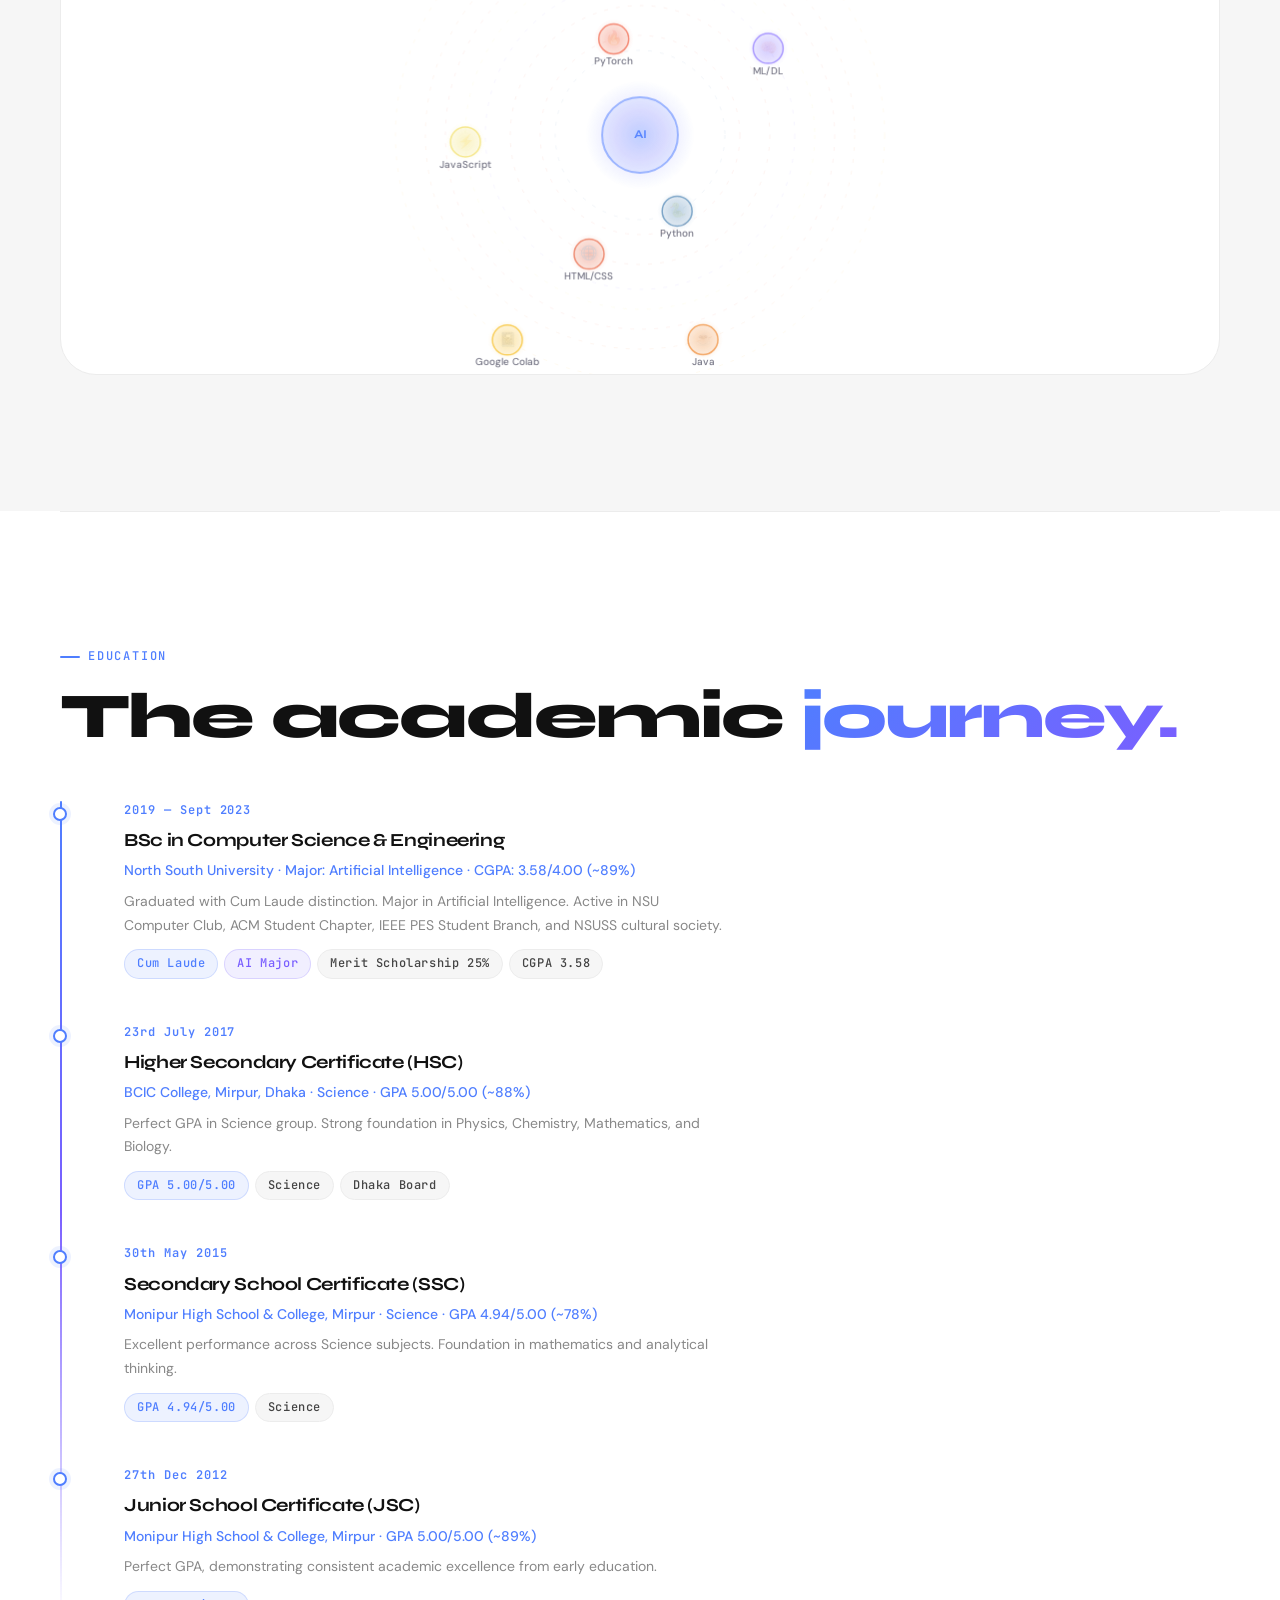
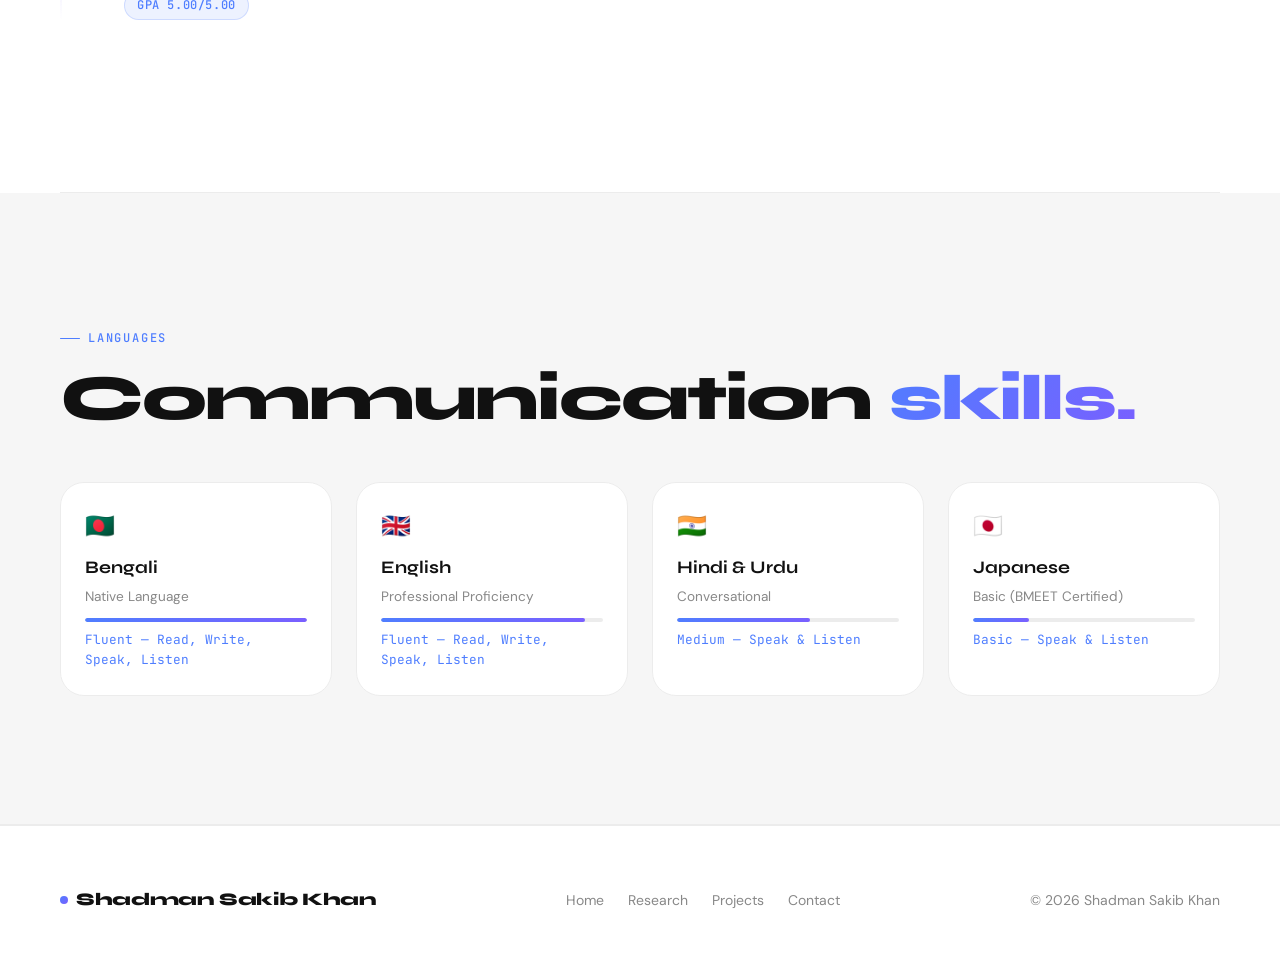
<file: pages/expertise.html>
<!DOCTYPE html>
<html lang="en">
<head>
  <meta charset="UTF-8">
  <meta name="viewport" content="width=device-width, initial-scale=1.0">
  <link rel="icon" href="../assets/images/favicon.svg" type="image/svg+xml">
  <title>Expertise — Shadman Sakib Khan</title>
  <link rel="preconnect" href="https://fonts.googleapis.com">
  <link href="https://fonts.googleapis.com/css2?family=Syne:wght@400;500;600;700;800&family=DM+Sans:ital,opsz,wght@0,9..40,300;0,9..40,400;0,9..40,500;1,9..40,300&family=JetBrains+Mono:wght@300;400;500&display=swap" rel="stylesheet">
  <link rel="stylesheet" href="../css/global.css">
  <style>
    .expertise-hero { padding:calc(var(--nav-height) + 60px) clamp(20px,5vw,60px) 80px; max-width:var(--max-width); margin:0 auto; }
    .skill-category { margin-bottom:48px; }
    .skill-category-header { display:flex;align-items:center;gap:12px;margin-bottom:20px; }
    .skill-cat-icon { width:40px;height:40px;border-radius:var(--radius-sm);display:flex;align-items:center;justify-content:center;font-size:1.1rem; }
    .skill-cat-icon.blue { background:rgba(79,126,255,0.1); }
    .skill-cat-icon.purple { background:rgba(122,95,255,0.1); }
    .skill-cat-icon.green { background:rgba(0,200,120,0.1); }
    .skill-cat-icon.orange { background:rgba(255,150,0,0.1); }
    .skill-cat-icon.red { background:rgba(255,80,80,0.1); }
    .skill-category-header h3 { font-family:var(--font-display);font-size:1.1rem;font-weight:700;letter-spacing:-0.02em; }
    .skills-row { display:flex;flex-wrap:wrap;gap:10px; }
    .skill-pill { display:inline-flex;align-items:center;gap:8px;padding:10px 18px;background:var(--white);border:1px solid var(--gray-100);border-radius:var(--radius-full);font-size:0.875rem;font-weight:500;color:var(--black);box-shadow:var(--shadow-sm);transition:all var(--transition-normal);cursor:default; }
    .skill-pill:hover { border-color:var(--ai-blue);color:var(--ai-blue);transform:translateY(-2px);box-shadow:0 4px 16px rgba(79,126,255,0.15); }
    .timeline { position:relative;margin-top:48px;padding-left:32px; }
    .timeline::before { content:'';position:absolute;left:0;top:0;bottom:0;width:2px;background:linear-gradient(to bottom,var(--ai-blue),var(--ai-purple),transparent);border-radius:2px; }
    .timeline-item { position:relative;margin-bottom:44px;padding-left:32px; }
    .timeline-dot { position:absolute;left:-39px;top:6px;width:14px;height:14px;border-radius:50%;background:var(--white);border:2px solid var(--ai-blue);box-shadow:0 0 0 4px rgba(79,126,255,0.1); }
    .timeline-year { font-family:var(--font-mono);font-size:0.75rem;color:var(--ai-blue);font-weight:600;letter-spacing:0.08em;margin-bottom:6px; }
    .timeline-item h3 { font-family:var(--font-display);font-size:1.15rem;font-weight:700;letter-spacing:-0.02em;margin-bottom:4px; }
    .timeline-item .role { font-size:0.875rem;color:var(--ai-blue);font-weight:500;margin-bottom:8px; }
    .timeline-item p { font-size:0.875rem;color:var(--gray-500);line-height:1.7;max-width:600px; }
    #orbit-canvas { width:100%;height:480px;border-radius:var(--radius-xl);background:var(--white);border:1px solid var(--gray-100);margin-top:40px; }
    #neural-canvas { width:100%;height:360px;border-radius:var(--radius-xl);background:var(--white);border:1px solid var(--gray-100);margin-top:40px;cursor:crosshair; }
    .lang-card { background:var(--white);border:1px solid var(--gray-100);border-radius:var(--radius-lg);padding:24px;transition:all var(--transition-normal); }
    .lang-card:hover { box-shadow:var(--shadow-md);transform:translateY(-3px); }
    .lang-level { height:4px;background:var(--gray-100);border-radius:2px;margin-top:10px;overflow:hidden; }
    .lang-level-fill { height:100%;background:var(--gradient-blue);border-radius:2px;transition:width 1.2s cubic-bezier(0.4,0,0.2,1); }
  </style>
</head>
<body>
<div class="noise-overlay"></div>
<div id="cursor-dot"></div>
<div id="cursor-ring"></div>
<div id="scroll-progress"></div>
<div id="loading-screen">
  <div class="loading-logo">Expertise<span class="gradient-text">.</span></div>
  <div class="loading-bar-wrap"><div class="loading-bar"></div></div>
  <div class="loading-pct">0%</div>
</div>

<nav class="nav">
  <a href="../index.html" class="nav-logo"><span class="nav-logo-dot"></span>Shadman<span class="gradient-text">.</span></a>
  <ul class="nav-links">
    <li><a href="../index.html">Home</a></li>
    <li><a href="research.html" target="_blank">Research</a></li>
    <li><a href="projects.html" target="_blank">Projects</a></li>
    <li><a href="expertise.html" class="active">Expertise</a></li>
    <li><a href="contact.html" target="_blank">Contact</a></li>
  </ul>
  <div class="nav-cta"><a href="contact.html" target="_blank" class="btn btn-primary" data-magnetic>Hire Me</a></div>
  <button class="nav-hamburger"><span></span><span></span><span></span></button>
</nav>
<div class="nav-mobile">
  <ul>
    <li><a href="../index.html">Home</a></li>
    <li><a href="research.html" target="_blank">Research</a></li>
    <li><a href="projects.html" target="_blank">Projects</a></li>
    <li><a href="expertise.html">Expertise</a></li>
    <li><a href="contact.html" target="_blank">Contact</a></li>
  </ul>
</div>

<!-- Hero -->
<div class="expertise-hero">
  <div style="font-family:var(--font-mono);font-size:0.75rem;letter-spacing:0.12em;text-transform:uppercase;color:var(--ai-blue);margin-bottom:20px;display:flex;align-items:center;gap:8px;animation:fadeUp 0.6s ease both;">
    <span style="width:20px;height:1.5px;background:var(--ai-blue);border-radius:2px;"></span>Skills & Education
  </div>
  <h1 style="font-family:var(--font-display);font-size:clamp(2.5rem,6vw,5.5rem);font-weight:800;letter-spacing:-0.04em;line-height:1.05;animation:fadeUp 0.6s 0.1s ease both;">
    Built to <span class="gradient-text">engineer</span><br>the future.
  </h1>
  <p style="font-size:clamp(1rem,1.8vw,1.15rem);color:var(--gray-500);max-width:580px;line-height:1.75;margin-top:20px;animation:fadeUp 0.6s 0.2s ease both;">
    BSc CSE (AI Major) from NSU. Skilled in Python, ML/DL frameworks, web technologies, and multiple programming languages. Curious, adaptive, always learning.
  </p>
</div>

<div class="divider"></div>

<!-- Neural Viz -->
<section style="padding:var(--section-pad) 0;background:var(--gray-50);overflow:hidden;">
  <div style="max-width:var(--max-width);margin:0 auto;padding:0 clamp(20px,5vw,60px);">
    <div class="section-label reveal">AI Capabilities</div>
    <h2 class="section-title reveal reveal-delay-1">Neural <span class="gradient-text">expertise map.</span></h2>
    <p class="section-subtitle reveal reveal-delay-2">Hover over nodes to explore. Move your cursor to interact with the network.</p>
    <canvas id="neural-canvas"></canvas>
  </div>
</section>

<div class="divider"></div>

<!-- Skills -->
<section style="padding:var(--section-pad) clamp(20px,5vw,60px);">
  <div style="max-width:var(--max-width);margin:0 auto;">
    <div class="section-label reveal">Technical Stack</div>
    <h2 class="section-title reveal reveal-delay-1">Every skill in the <span class="gradient-text">arsenal.</span></h2>

    <div class="skill-category mt-48 reveal">
      <div class="skill-category-header">
        <div class="skill-cat-icon blue">🧠</div>
        <h3>Artificial Intelligence & Machine Learning</h3>
      </div>
      <div class="skills-row">
        <div class="skill-pill">Machine Learning</div>
        <div class="skill-pill">Deep Learning / Neural Networks</div>
        <div class="skill-pill">Natural Language Processing</div>
        <div class="skill-pill">Computer Vision</div>
        <div class="skill-pill">Generative AI</div>
        <div class="skill-pill">Transfer Learning</div>
        <div class="skill-pill">Knowledge Distillation</div>
        <div class="skill-pill">Predictive Modeling</div>
        <div class="skill-pill">Google Colab</div>
        <div class="skill-pill">Anaconda</div>
        <div class="skill-pill">PyCharm</div>
        <div class="skill-pill">IBM QISKIT</div>
      </div>
    </div>

    <div class="skill-category reveal">
      <div class="skill-category-header">
        <div class="skill-cat-icon purple">💻</div>
        <h3>Programming Languages</h3>
      </div>
      <div class="skills-row">
        <div class="skill-pill">Python</div>
        <div class="skill-pill">Java</div>
        <div class="skill-pill">C</div>
        <div class="skill-pill">C++</div>
        <div class="skill-pill">HTML</div>
        <div class="skill-pill">CSS</div>
        <div class="skill-pill">JavaScript</div>
      </div>
    </div>

    <div class="skill-category reveal">
      <div class="skill-category-header">
        <div class="skill-cat-icon green">🌐</div>
        <h3>Web & App Development</h3>
      </div>
      <div class="skills-row">
        <div class="skill-pill">HTML5</div>
        <div class="skill-pill">CSS3</div>
        <div class="skill-pill">JavaScript (ES6+)</div>
        <div class="skill-pill">Responsive Design</div>
        <div class="skill-pill">Java App Development</div>
        <div class="skill-pill">Visual Studio Code</div>
        <div class="skill-pill">Git / GitHub</div>
        <div class="skill-pill">Bitbucket</div>
      </div>
    </div>

    <div class="skill-category reveal">
      <div class="skill-category-header">
        <div class="skill-cat-icon orange">🛠️</div>
        <h3>Software & Tools</h3>
      </div>
      <div class="skills-row">
        <div class="skill-pill">Code::Blocks</div>
        <div class="skill-pill">Eclipse</div>
        <div class="skill-pill">NetBeans</div>
        <div class="skill-pill">CISCO Packet Tracer</div>
        <div class="skill-pill">FileZilla</div>
        <div class="skill-pill">Wireshark</div>
        <div class="skill-pill">Microsoft Office</div>
        <div class="skill-pill">Adobe Photoshop</div>
        <div class="skill-pill">Adobe Illustrator</div>
        <div class="skill-pill">Adobe Premiere Pro</div>
        <div class="skill-pill">COMSOL</div>
        <div class="skill-pill">Windows OS</div>
      </div>
    </div>

    <div class="skill-category reveal">
      <div class="skill-category-header">
        <div class="skill-cat-icon red">🤝</div>
        <h3>Soft Skills</h3>
      </div>
      <div class="skills-row">
        <div class="skill-pill">Team Leadership</div>
        <div class="skill-pill">Public Speaking</div>
        <div class="skill-pill">Problem Solving</div>
        <div class="skill-pill">Critical Thinking</div>
        <div class="skill-pill">Analytical Thinking</div>
        <div class="skill-pill">Customer Service</div>
        <div class="skill-pill">Creative Writing</div>
        <div class="skill-pill">Quick Learner</div>
        <div class="skill-pill">Adaptability</div>
      </div>
    </div>
  </div>
</section>

<div class="divider"></div>

<!-- Tech Universe -->
<section style="padding:var(--section-pad) clamp(20px,5vw,60px);background:var(--gray-50);overflow:hidden;">
  <div style="max-width:var(--max-width);margin:0 auto;">
    <div class="section-label reveal">Tech Universe</div>
    <h2 class="section-title reveal reveal-delay-1">Technologies in <span class="gradient-text">orbit.</span></h2>
    <p class="section-subtitle reveal reveal-delay-2">An interactive visualization of my tech stack. Watch them orbit the AI core.</p>
    <canvas id="orbit-canvas"></canvas>
  </div>
</section>

<div class="divider"></div>

<!-- Education Timeline -->
<section style="padding:var(--section-pad) clamp(20px,5vw,60px);">
  <div style="max-width:var(--max-width);margin:0 auto;">
    <div class="section-label reveal">Education</div>
    <h2 class="section-title reveal reveal-delay-1">The academic <span class="gradient-text">journey.</span></h2>
    <div class="timeline">
      <div class="timeline-item reveal">
        <div class="timeline-dot"></div>
        <div class="timeline-year">2019 — Sept 2023</div>
        <h3>BSc in Computer Science & Engineering</h3>
        <div class="role">North South University · Major: Artificial Intelligence · CGPA: 3.58/4.00 (~89%)</div>
        <p>Graduated with Cum Laude distinction. Major in Artificial Intelligence. Active in NSU Computer Club, ACM Student Chapter, IEEE PES Student Branch, and NSUSS cultural society.</p>
        <div style="display:flex;flex-wrap:wrap;gap:6px;margin-top:12px;">
          <span class="tag tag-blue">Cum Laude</span><span class="tag tag-purple">AI Major</span><span class="tag tag-gray">Merit Scholarship 25%</span><span class="tag tag-gray">CGPA 3.58</span>
        </div>
      </div>
      <div class="timeline-item reveal reveal-delay-1">
        <div class="timeline-dot"></div>
        <div class="timeline-year">23rd July 2017</div>
        <h3>Higher Secondary Certificate (HSC)</h3>
        <div class="role">BCIC College, Mirpur, Dhaka · Science · GPA 5.00/5.00 (~88%)</div>
        <p>Perfect GPA in Science group. Strong foundation in Physics, Chemistry, Mathematics, and Biology.</p>
        <div style="display:flex;flex-wrap:wrap;gap:6px;margin-top:12px;"><span class="tag tag-blue">GPA 5.00/5.00</span><span class="tag tag-gray">Science</span><span class="tag tag-gray">Dhaka Board</span></div>
      </div>
      <div class="timeline-item reveal reveal-delay-2">
        <div class="timeline-dot"></div>
        <div class="timeline-year">30th May 2015</div>
        <h3>Secondary School Certificate (SSC)</h3>
        <div class="role">Monipur High School & College, Mirpur · Science · GPA 4.94/5.00 (~78%)</div>
        <p>Excellent performance across Science subjects. Foundation in mathematics and analytical thinking.</p>
        <div style="display:flex;flex-wrap:wrap;gap:6px;margin-top:12px;"><span class="tag tag-blue">GPA 4.94/5.00</span><span class="tag tag-gray">Science</span></div>
      </div>
      <div class="timeline-item reveal">
        <div class="timeline-dot"></div>
        <div class="timeline-year">27th Dec 2012</div>
        <h3>Junior School Certificate (JSC)</h3>
        <div class="role">Monipur High School & College, Mirpur · GPA 5.00/5.00 (~89%)</div>
        <p>Perfect GPA, demonstrating consistent academic excellence from early education.</p>
        <div style="display:flex;flex-wrap:wrap;gap:6px;margin-top:12px;"><span class="tag tag-blue">GPA 5.00/5.00</span></div>
      </div>
    </div>
  </div>
</section>

<div class="divider"></div>

<!-- Language Skills -->
<section style="padding:var(--section-pad) clamp(20px,5vw,60px);background:var(--gray-50);">
  <div style="max-width:var(--max-width);margin:0 auto;">
    <div class="section-label reveal">Languages</div>
    <h2 class="section-title reveal reveal-delay-1">Communication <span class="gradient-text">skills.</span></h2>
    <div class="grid-4 mt-48">
      <div class="lang-card reveal">
        <div style="font-size:1.5rem;margin-bottom:8px;">🇧🇩</div>
        <h3 style="font-family:var(--font-display);font-weight:700;font-size:1.1rem;">Bengali</h3>
        <p style="font-size:0.85rem;color:var(--gray-500);margin-top:4px;">Native Language</p>
        <div class="lang-level"><div class="lang-level-fill" style="width:100%"></div></div>
        <p style="font-size:0.8rem;color:var(--ai-blue);margin-top:8px;font-family:var(--font-mono);">Fluent — Read, Write, Speak, Listen</p>
      </div>
      <div class="lang-card reveal reveal-delay-1">
        <div style="font-size:1.5rem;margin-bottom:8px;">🇬🇧</div>
        <h3 style="font-family:var(--font-display);font-weight:700;font-size:1.1rem;">English</h3>
        <p style="font-size:0.85rem;color:var(--gray-500);margin-top:4px;">Professional Proficiency</p>
        <div class="lang-level"><div class="lang-level-fill" style="width:92%"></div></div>
        <p style="font-size:0.8rem;color:var(--ai-blue);margin-top:8px;font-family:var(--font-mono);">Fluent — Read, Write, Speak, Listen</p>
      </div>
      <div class="lang-card reveal reveal-delay-2">
        <div style="font-size:1.5rem;margin-bottom:8px;">🇮🇳</div>
        <h3 style="font-family:var(--font-display);font-weight:700;font-size:1.1rem;">Hindi & Urdu</h3>
        <p style="font-size:0.85rem;color:var(--gray-500);margin-top:4px;">Conversational</p>
        <div class="lang-level"><div class="lang-level-fill" style="width:60%"></div></div>
        <p style="font-size:0.8rem;color:var(--ai-blue);margin-top:8px;font-family:var(--font-mono);">Medium — Speak & Listen</p>
      </div>
      <div class="lang-card reveal reveal-delay-3">
        <div style="font-size:1.5rem;margin-bottom:8px;">🇯🇵</div>
        <h3 style="font-family:var(--font-display);font-weight:700;font-size:1.1rem;">Japanese</h3>
        <p style="font-size:0.85rem;color:var(--gray-500);margin-top:4px;">Basic (BMEET Certified)</p>
        <div class="lang-level"><div class="lang-level-fill" style="width:25%"></div></div>
        <p style="font-size:0.8rem;color:var(--ai-blue);margin-top:8px;font-family:var(--font-mono);">Basic — Speak & Listen</p>
      </div>
    </div>
  </div>
</section>

<footer style="border-top:1px solid var(--gray-100);">
  <div class="footer">
    <div class="nav-logo"><span class="nav-logo-dot"></span>Shadman Sakib Khan</div>
    <ul class="footer-links">
      <li><a href="../index.html">Home</a></li>
      <li><a href="research.html" target="_blank">Research</a></li>
      <li><a href="projects.html" target="_blank">Projects</a></li>
      <li><a href="contact.html" target="_blank">Contact</a></li>
    </ul>
    <p class="footer-copy">© <span id="footer-year"></span> Shadman Sakib Khan</p>
  </div>
</footer>

<script src="../js/global.js"></script>
<script>
document.addEventListener('DOMContentLoaded', () => {
  // Neural Network Canvas
  const nc = document.getElementById('neural-canvas');
  if (nc) {
    const ctx = nc.getContext('2d');
    let W, H, nodes = [], mouse = {x:-9999,y:-9999}, frame = 0;
    const layers = [
      {label:'Input',nodes:['Text','Image','Data','Code'],color:'79,126,255'},
      {label:'Hidden 1',nodes:['Feature','Extract','Process','Embed'],color:'122,95,255'},
      {label:'Hidden 2',nodes:['Reason','Transform','Attend','Learn'],color:'0,200,180'},
      {label:'Output',nodes:['Predict','Generate','Classify','Act'],color:'79,200,120'}
    ];
    function resize() { W=nc.width=nc.offsetWidth; H=nc.height=nc.offsetHeight; buildNodes(); }
    function buildNodes() {
      nodes=[];
      layers.forEach((layer,li) => {
        const x = W*(0.13+li*0.24);
        layer.nodes.forEach((name,ni) => {
          nodes.push({x,y:H/(layer.nodes.length+1)*(ni+1),label:name,layer:li,color:layer.color,r:22,pulse:Math.random()*Math.PI*2});
        });
      });
    }
    let hov=null;
    nc.addEventListener('mousemove',e=>{const r=nc.getBoundingClientRect();mouse.x=e.clientX-r.left;mouse.y=e.clientY-r.top;hov=nodes.find(n=>Math.hypot(n.x-mouse.x,n.y-mouse.y)<n.r+10)||null;});
    nc.addEventListener('mouseleave',()=>{mouse.x=-9999;hov=null;});
    function draw() {
      ctx.clearRect(0,0,W,H); frame++;
      for(let i=0;i<nodes.length;i++) for(let j=0;j<nodes.length;j++) {
        if(nodes[j].layer===nodes[i].layer+1) {
          const p=Math.sin(frame*0.02+nodes[i].pulse)*0.5+0.5;
          const isA=hov&&(hov===nodes[i]||hov===nodes[j]);
          ctx.beginPath(); ctx.moveTo(nodes[i].x,nodes[i].y); ctx.lineTo(nodes[j].x,nodes[j].y);
          ctx.strokeStyle=isA?`rgba(79,126,255,${0.4+p*0.4})`:`rgba(180,190,220,${0.12+p*0.06})`;
          ctx.lineWidth=isA?2:1; ctx.stroke();
        }
      }
      nodes.forEach(n => {
        const p=Math.sin(frame*0.025+n.pulse)*0.5+0.5; const isH=hov===n; const r=isH?n.r*1.3:n.r;
        if(isH){const g=ctx.createRadialGradient(n.x,n.y,0,n.x,n.y,r*2.5);g.addColorStop(0,`rgba(${n.color},0.2)`);g.addColorStop(1,`rgba(${n.color},0)`);ctx.beginPath();ctx.arc(n.x,n.y,r*2.5,0,Math.PI*2);ctx.fillStyle=g;ctx.fill();}
        ctx.beginPath(); ctx.arc(n.x,n.y,r,0,Math.PI*2);
        ctx.fillStyle=`rgba(${n.color},${isH?0.2:0.08+p*0.04})`; ctx.fill();
        ctx.strokeStyle=`rgba(${n.color},${isH?1:0.5+p*0.3})`; ctx.lineWidth=isH?2:1.5; ctx.stroke();
        ctx.font=`${isH?'600':'500'} 11px 'DM Sans',sans-serif`; ctx.fillStyle=`rgba(${n.color},${isH?1:0.8})`;
        ctx.textAlign='center'; ctx.textBaseline='middle'; ctx.fillText(n.label,n.x,n.y);
      });
      layers.forEach((l,li)=>{
        ctx.font="11px 'JetBrains Mono',monospace"; ctx.fillStyle='rgba(150,150,170,0.5)';
        ctx.textAlign='center'; ctx.fillText(l.label,W*(0.13+li*0.24),H-14);
      });
      requestAnimationFrame(draw);
    }
    window.addEventListener('resize',resize); resize(); draw();
  }

  // Orbital Canvas
  const oc = document.getElementById('orbit-canvas');
  if (oc) {
    const ctx = oc.getContext('2d');
    let W, H, frame=0;
    const techs=[
      {name:'Python',emoji:'🐍',r:85,speed:0.013,angle:0,color:'55,118,171'},
      {name:'HTML/CSS',emoji:'🌐',r:130,speed:0.009,angle:1.2,color:'228,77,38'},
      {name:'JavaScript',emoji:'⚡',r:175,speed:0.007,angle:2.5,color:'240,219,79'},
      {name:'Java',emoji:'☕',r:215,speed:0.0055,angle:0.8,color:'237,121,20'},
      {name:'PyTorch',emoji:'🔥',r:100,speed:0.011,angle:3.5,color:'238,76,44'},
      {name:'ML/DL',emoji:'🧠',r:155,speed:0.008,angle:5,color:'122,95,255'},
      {name:'Git',emoji:'🐙',r:195,speed:0.006,angle:4.2,color:'241,80,47'},
      {name:'Google Colab',emoji:'📓',r:245,speed:0.004,angle:1.8,color:'245,180,0'},
    ];
    function resize() { W=oc.width=oc.offsetWidth; H=oc.height=oc.offsetHeight; }
    function draw() {
      ctx.clearRect(0,0,W,H); frame++;
      const cx=W/2, cy=H/2;
      // Core glow
      const cg=ctx.createRadialGradient(cx,cy,0,cx,cy,55);
      cg.addColorStop(0,'rgba(79,126,255,0.3)'); cg.addColorStop(0.5,'rgba(122,95,255,0.15)'); cg.addColorStop(1,'rgba(79,126,255,0)');
      ctx.beginPath(); ctx.arc(cx,cy,55,0,Math.PI*2); ctx.fillStyle=cg; ctx.fill();
      ctx.beginPath(); ctx.arc(cx,cy,38,0,Math.PI*2);
      ctx.fillStyle='rgba(79,126,255,0.1)'; ctx.fill();
      ctx.strokeStyle='rgba(79,126,255,0.5)'; ctx.lineWidth=2; ctx.stroke();
      ctx.font="700 12px 'Syne',sans-serif"; ctx.fillStyle='rgba(79,126,255,0.9)';
      ctx.textAlign='center'; ctx.textBaseline='middle'; ctx.fillText('AI',cx,cy);
      techs.forEach(t => {
        ctx.beginPath(); ctx.arc(cx,cy,t.r,0,Math.PI*2);
        ctx.strokeStyle=`rgba(${t.color},0.07)`; ctx.lineWidth=1;
        ctx.setLineDash([4,8]); ctx.stroke(); ctx.setLineDash([]);
        t.angle += t.speed;
        const px=cx+Math.cos(t.angle)*t.r, py=cy+Math.sin(t.angle)*t.r;
        const gr=ctx.createRadialGradient(px,py,0,px,py,20);
        gr.addColorStop(0,`rgba(${t.color},0.25)`); gr.addColorStop(1,`rgba(${t.color},0)`);
        ctx.beginPath(); ctx.arc(px,py,20,0,Math.PI*2); ctx.fillStyle=gr; ctx.fill();
        ctx.beginPath(); ctx.arc(px,py,15,0,Math.PI*2);
        ctx.fillStyle=`rgba(${t.color},0.1)`; ctx.fill();
        ctx.strokeStyle=`rgba(${t.color},0.6)`; ctx.lineWidth=1.5; ctx.stroke();
        ctx.font='14px serif'; ctx.textAlign='center'; ctx.textBaseline='middle'; ctx.fillText(t.emoji,px,py);
        ctx.font="500 10px 'DM Sans',sans-serif"; ctx.fillStyle='rgba(80,80,100,0.8)'; ctx.fillText(t.name,px,py+23);
      });
      requestAnimationFrame(draw);
    }
    window.addEventListener('resize', resize); resize(); draw();
  }
});
</script>
</body>
</html>
</file>
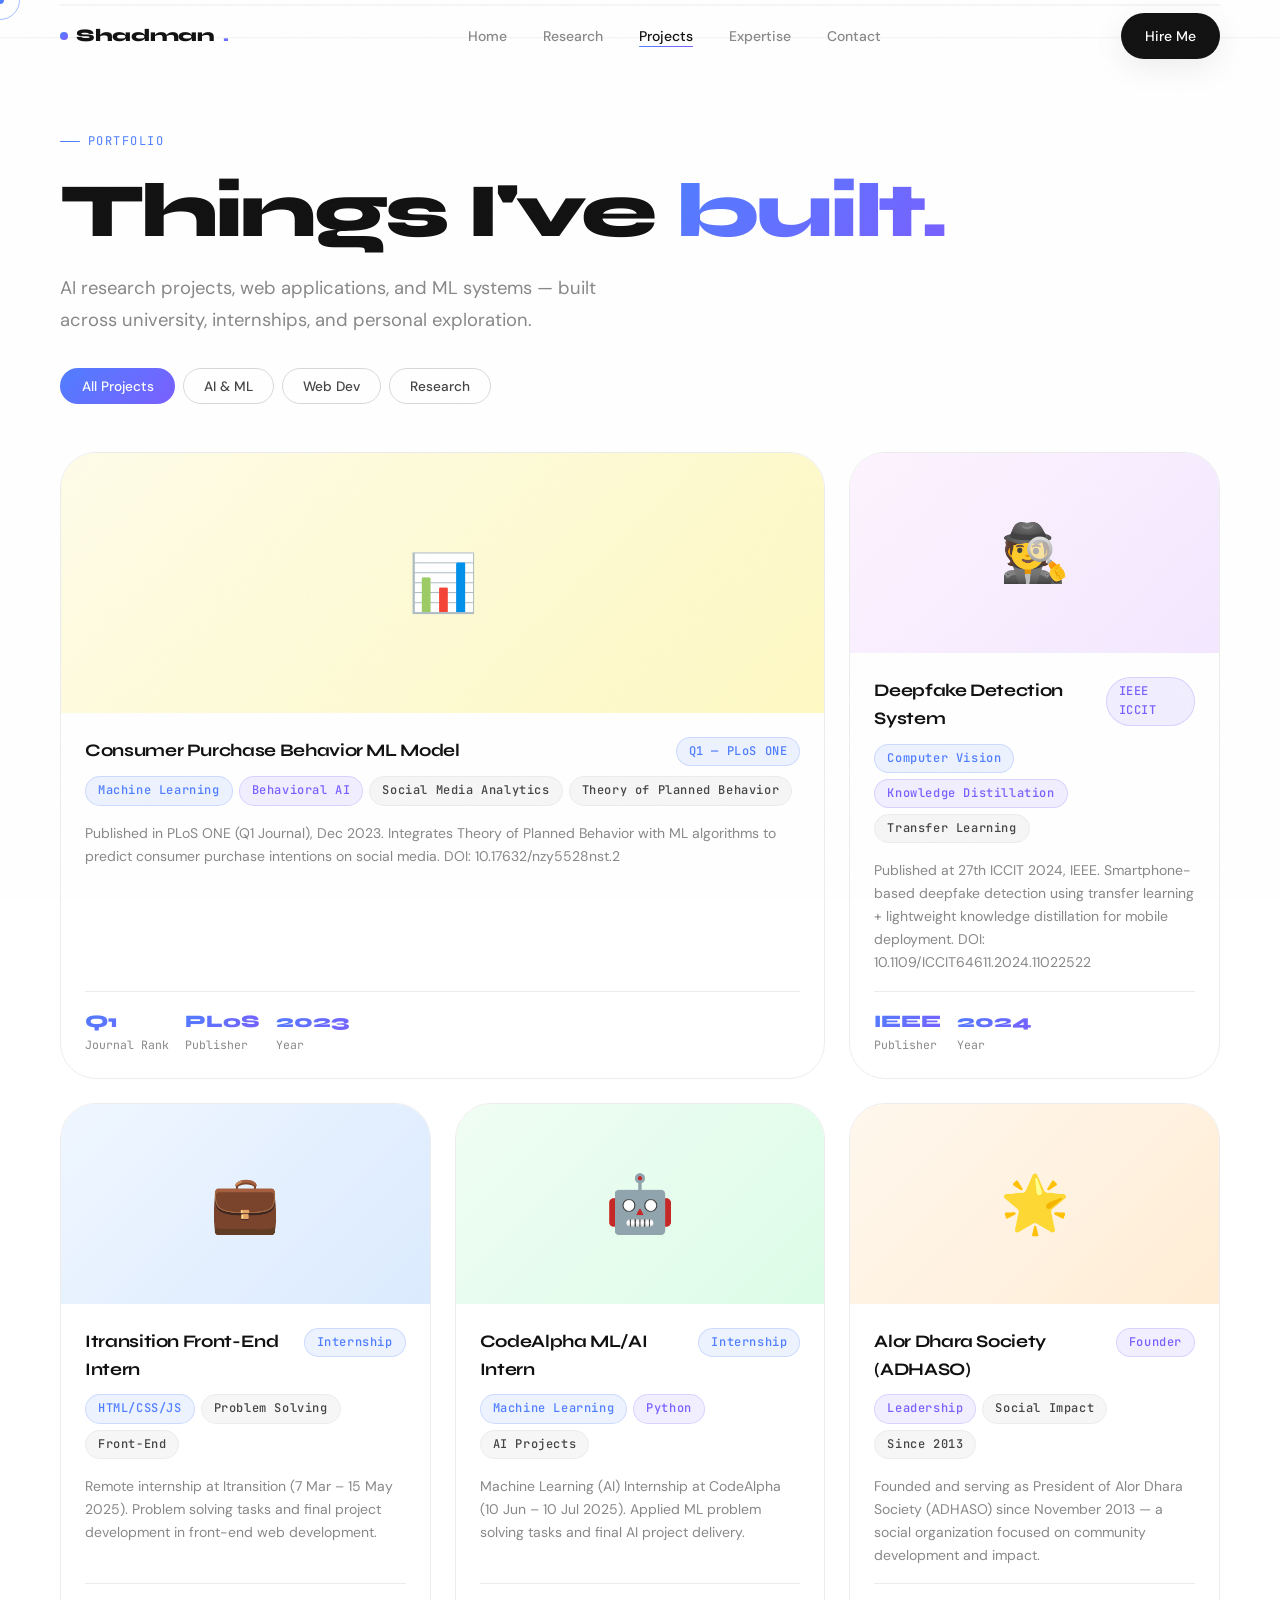
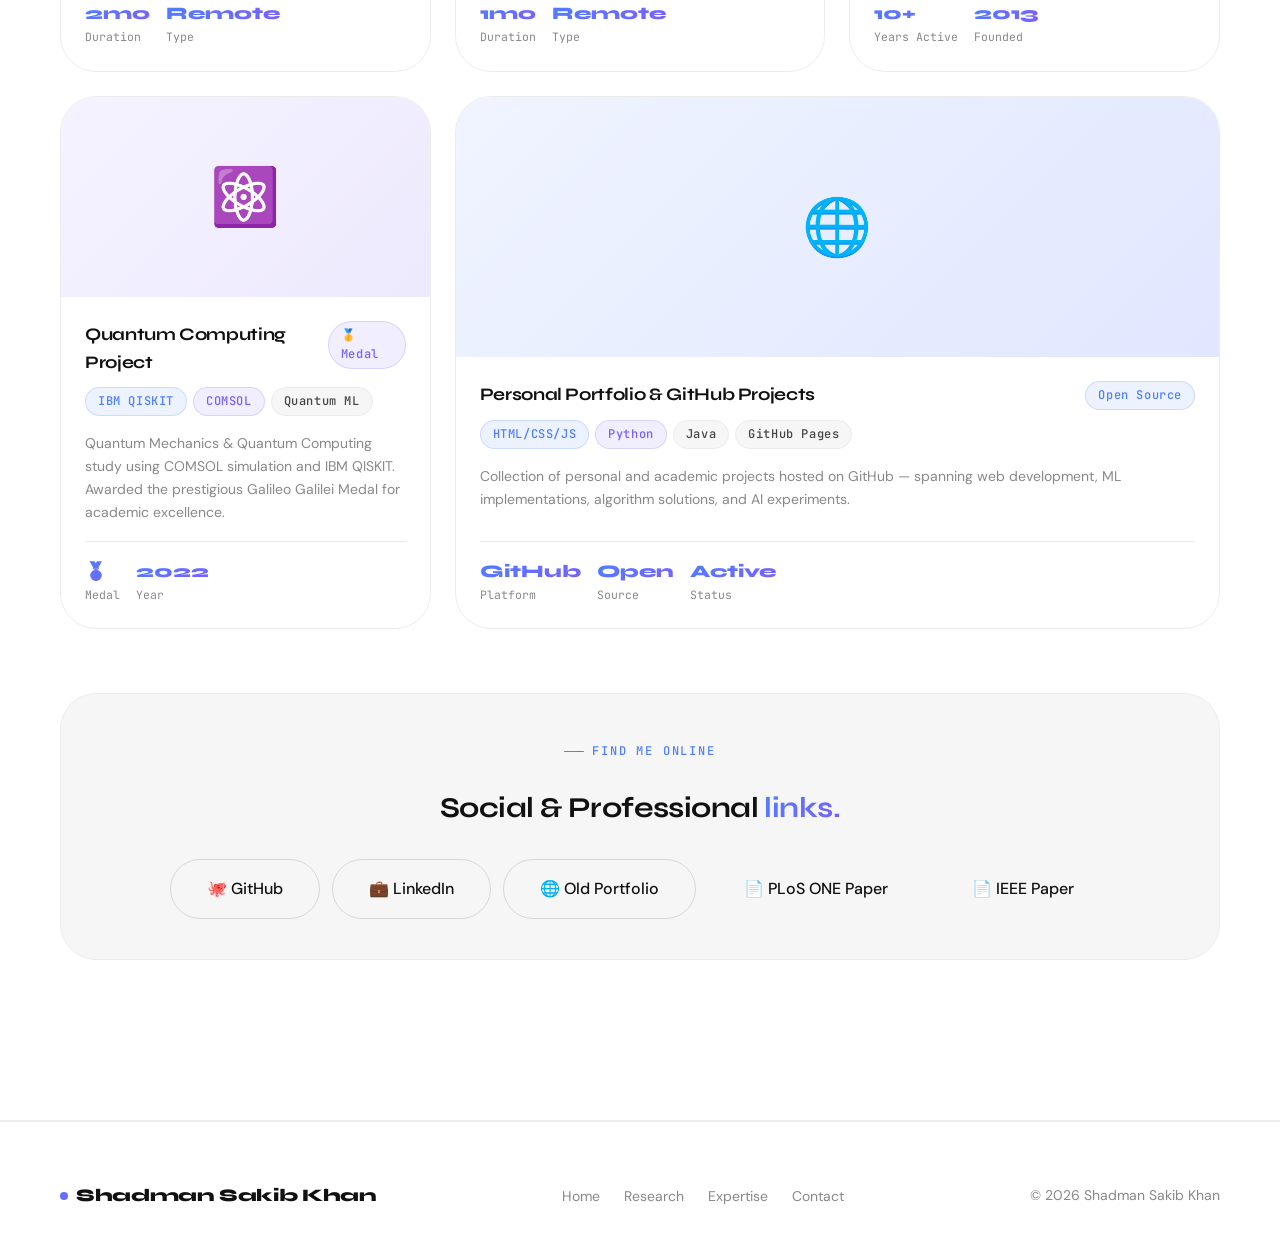
<file: pages/projects.html>
<!DOCTYPE html>
<html lang="en">
<head>
  <meta charset="UTF-8">
  <meta name="viewport" content="width=device-width, initial-scale=1.0">
  <link rel="icon" href="../assets/images/favicon.svg" type="image/svg+xml">
  <title>Projects — Shadman Sakib Khan</title>
  <link rel="preconnect" href="https://fonts.googleapis.com">
  <link href="https://fonts.googleapis.com/css2?family=Syne:wght@400;500;600;700;800&family=DM+Sans:ital,opsz,wght@0,9..40,300;0,9..40,400;0,9..40,500;1,9..40,300&family=JetBrains+Mono:wght@300;400;500&display=swap" rel="stylesheet">
  <link rel="stylesheet" href="../css/global.css">
  <link rel="stylesheet" href="../css/projects.css">
</head>
<body>
<div class="noise-overlay"></div>
<div id="cursor-dot"></div>
<div id="cursor-ring"></div>
<div id="scroll-progress"></div>
<div id="loading-screen">
  <div class="loading-logo">Projects<span class="gradient-text">.</span></div>
  <div class="loading-bar-wrap"><div class="loading-bar"></div></div>
  <div class="loading-pct">0%</div>
</div>

<nav class="nav">
  <a href="../index.html" class="nav-logo"><span class="nav-logo-dot"></span>Shadman<span class="gradient-text">.</span></a>
  <ul class="nav-links">
    <li><a href="../index.html">Home</a></li>
    <li><a href="research.html" target="_blank">Research</a></li>
    <li><a href="projects.html" class="active">Projects</a></li>
    <li><a href="expertise.html" target="_blank">Expertise</a></li>
    <li><a href="contact.html" target="_blank">Contact</a></li>
  </ul>
  <div class="nav-cta"><a href="contact.html" target="_blank" class="btn btn-primary" data-magnetic>Hire Me</a></div>
  <button class="nav-hamburger"><span></span><span></span><span></span></button>
</nav>
<div class="nav-mobile">
  <ul>
    <li><a href="../index.html">Home</a></li>
    <li><a href="research.html" target="_blank">Research</a></li>
    <li><a href="projects.html">Projects</a></li>
    <li><a href="expertise.html" target="_blank">Expertise</a></li>
    <li><a href="contact.html" target="_blank">Contact</a></li>
  </ul>
</div>

<div style="max-width:var(--max-width);margin:0 auto;padding:calc(var(--nav-height) + 60px) clamp(20px,5vw,60px) 80px;">
  <div style="font-family:var(--font-mono);font-size:0.75rem;letter-spacing:0.12em;text-transform:uppercase;color:var(--ai-blue);margin-bottom:20px;display:flex;align-items:center;gap:8px;animation:fadeUp 0.6s ease both;">
    <span style="width:20px;height:1.5px;background:var(--ai-blue);border-radius:2px;"></span>Portfolio
  </div>
  <h1 style="font-family:var(--font-display);font-size:clamp(2.5rem,6vw,5.5rem);font-weight:800;letter-spacing:-0.04em;line-height:1.05;animation:fadeUp 0.6s 0.1s ease both;">
    Things I've <span class="gradient-text">built.</span>
  </h1>
  <p style="font-size:clamp(1rem,1.8vw,1.15rem);color:var(--gray-500);max-width:580px;line-height:1.75;margin-top:20px;animation:fadeUp 0.6s 0.2s ease both;">
    AI research projects, web applications, and ML systems — built across university, internships, and personal exploration.
  </p>

  <div class="filter-bar">
    <button class="filter-btn active" data-filter="all">All Projects</button>
    <button class="filter-btn" data-filter="ai">AI & ML</button>
    <button class="filter-btn" data-filter="web">Web Dev</button>
    <button class="filter-btn" data-filter="research">Research</button>
  </div>

  <div class="projects-grid">

    <!-- Research Paper 1 -->
    <div class="project-card project-featured reveal" data-category="ai research">
      <div class="project-thumb" style="background:linear-gradient(135deg,#fefce8,#fef9c3);">
        <span class="project-thumb-emoji">📊</span>
        <div class="project-overlay">
          <a href="https://journals.plos.org/plosone/article?id=10.1371/journal.pone.0296336" target="_blank" class="ov-primary">Read Paper</a>
          <a href="research.html" class="ov-secondary">Details</a>
        </div>
      </div>
      <div class="project-body">
        <div class="project-body-header">
          <h3>Consumer Purchase Behavior ML Model</h3>
          <span class="tag tag-blue">Q1 — PLoS ONE</span>
        </div>
        <div class="project-tags">
          <span class="tag tag-blue">Machine Learning</span>
          <span class="tag tag-purple">Behavioral AI</span>
          <span class="tag tag-gray">Social Media Analytics</span>
          <span class="tag tag-gray">Theory of Planned Behavior</span>
        </div>
        <p>Published in PLoS ONE (Q1 Journal), Dec 2023. Integrates Theory of Planned Behavior with ML algorithms to predict consumer purchase intentions on social media. DOI: 10.17632/nzy5528nst.2</p>
        <div class="project-metrics">
          <div><span class="project-metric-val">Q1</span><div class="project-metric-label">Journal Rank</div></div>
          <div><span class="project-metric-val">PLoS</span><div class="project-metric-label">Publisher</div></div>
          <div><span class="project-metric-val">2023</span><div class="project-metric-label">Year</div></div>
        </div>
      </div>
    </div>

    <!-- Research Paper 2 -->
    <div class="project-card reveal reveal-delay-1" data-category="ai research">
      <div class="project-thumb" style="background:linear-gradient(135deg,#fdf4ff,#f3e8ff);">
        <span class="project-thumb-emoji">🕵️</span>
        <div class="project-overlay">
          <a href="https://ieeexplore.ieee.org/abstract/document/11022522" target="_blank" class="ov-primary">IEEE Xplore</a>
          <a href="research.html" class="ov-secondary">Details</a>
        </div>
      </div>
      <div class="project-body">
        <div class="project-body-header">
          <h3>Deepfake Detection System</h3>
          <span class="tag tag-purple">IEEE ICCIT</span>
        </div>
        <div class="project-tags">
          <span class="tag tag-blue">Computer Vision</span>
          <span class="tag tag-purple">Knowledge Distillation</span>
          <span class="tag tag-gray">Transfer Learning</span>
        </div>
        <p>Published at 27th ICCIT 2024, IEEE. Smartphone-based deepfake detection using transfer learning + lightweight knowledge distillation for mobile deployment. DOI: 10.1109/ICCIT64611.2024.11022522</p>
        <div class="project-metrics">
          <div><span class="project-metric-val">IEEE</span><div class="project-metric-label">Publisher</div></div>
          <div><span class="project-metric-val">2024</span><div class="project-metric-label">Year</div></div>
        </div>
      </div>
    </div>

    <!-- Itransition Internship -->
    <div class="project-card reveal" data-category="web">
      <div class="project-thumb" style="background:linear-gradient(135deg,#eff6ff,#dbeafe);">
        <span class="project-thumb-emoji">💼</span>
        <div class="project-overlay">
          <a href="contact.html" class="ov-primary">Enquire</a>
        </div>
      </div>
      <div class="project-body">
        <div class="project-body-header">
          <h3>Itransition Front-End Intern</h3>
          <span class="tag tag-blue">Internship</span>
        </div>
        <div class="project-tags">
          <span class="tag tag-blue">HTML/CSS/JS</span>
          <span class="tag tag-gray">Problem Solving</span>
          <span class="tag tag-gray">Front-End</span>
        </div>
        <p>Remote internship at Itransition (7 Mar – 15 May 2025). Problem solving tasks and final project development in front-end web development.</p>
        <div class="project-metrics">
          <div><span class="project-metric-val">2mo</span><div class="project-metric-label">Duration</div></div>
          <div><span class="project-metric-val">Remote</span><div class="project-metric-label">Type</div></div>
        </div>
      </div>
    </div>

    <!-- CodeAlpha Internship -->
    <div class="project-card reveal reveal-delay-1" data-category="ai">
      <div class="project-thumb" style="background:linear-gradient(135deg,#f0fdf4,#dcfce7);">
        <span class="project-thumb-emoji">🤖</span>
        <div class="project-overlay">
          <a href="contact.html" class="ov-primary">Enquire</a>
        </div>
      </div>
      <div class="project-body">
        <div class="project-body-header">
          <h3>CodeAlpha ML/AI Intern</h3>
          <span class="tag tag-blue">Internship</span>
        </div>
        <div class="project-tags">
          <span class="tag tag-blue">Machine Learning</span>
          <span class="tag tag-purple">Python</span>
          <span class="tag tag-gray">AI Projects</span>
        </div>
        <p>Machine Learning (AI) Internship at CodeAlpha (10 Jun – 10 Jul 2025). Applied ML problem solving tasks and final AI project delivery.</p>
        <div class="project-metrics">
          <div><span class="project-metric-val">1mo</span><div class="project-metric-label">Duration</div></div>
          <div><span class="project-metric-val">Remote</span><div class="project-metric-label">Type</div></div>
        </div>
      </div>
    </div>

    <!-- Alor Dhara Society -->
    <div class="project-card reveal" data-category="web">
      <div class="project-thumb" style="background:linear-gradient(135deg,#fff7ed,#ffedd5);">
        <span class="project-thumb-emoji">🌟</span>
        <div class="project-overlay">
          <a href="contact.html" class="ov-primary">Learn More</a>
        </div>
      </div>
      <div class="project-body">
        <div class="project-body-header">
          <h3>Alor Dhara Society (ADHASO)</h3>
          <span class="tag tag-purple">Founder</span>
        </div>
        <div class="project-tags">
          <span class="tag tag-purple">Leadership</span>
          <span class="tag tag-gray">Social Impact</span>
          <span class="tag tag-gray">Since 2013</span>
        </div>
        <p>Founded and serving as President of Alor Dhara Society (ADHASO) since November 2013 — a social organization focused on community development and impact.</p>
        <div class="project-metrics">
          <div><span class="project-metric-val">10+</span><div class="project-metric-label">Years Active</div></div>
          <div><span class="project-metric-val">2013</span><div class="project-metric-label">Founded</div></div>
        </div>
      </div>
    </div>

    <!-- Quantum Computing -->
    <div class="project-card reveal reveal-delay-1" data-category="ai research">
      <div class="project-thumb" style="background:linear-gradient(135deg,#f5f3ff,#ede9fe);">
        <span class="project-thumb-emoji">⚛️</span>
        <div class="project-overlay">
          <a href="research.html" class="ov-primary">View Cert</a>
        </div>
      </div>
      <div class="project-body">
        <div class="project-body-header">
          <h3>Quantum Computing Project</h3>
          <span class="tag tag-purple">🥇 Medal</span>
        </div>
        <div class="project-tags">
          <span class="tag tag-blue">IBM QISKIT</span>
          <span class="tag tag-purple">COMSOL</span>
          <span class="tag tag-gray">Quantum ML</span>
        </div>
        <p>Quantum Mechanics & Quantum Computing study using COMSOL simulation and IBM QISKIT. Awarded the prestigious Galileo Galilei Medal for academic excellence.</p>
        <div class="project-metrics">
          <div><span class="project-metric-val">🥇</span><div class="project-metric-label">Medal</div></div>
          <div><span class="project-metric-val">2022</span><div class="project-metric-label">Year</div></div>
        </div>
      </div>
    </div>

    <!-- GitHub Portfolio -->
    <div class="project-card project-featured reveal" data-category="web ai">
      <div class="project-thumb" style="background:linear-gradient(135deg,#f0f4ff,#e0e7ff);">
        <span class="project-thumb-emoji">🌐</span>
        <div class="project-overlay">
          <a href="https://shadmansakibkhan.github.io/ShadmanPortfolio/" target="_blank" class="ov-primary">Live Portfolio</a>
          <a href="https://github.com/ShadmanSakibKhan" target="_blank" class="ov-secondary">GitHub</a>
        </div>
      </div>
      <div class="project-body">
        <div class="project-body-header">
          <h3>Personal Portfolio & GitHub Projects</h3>
          <span class="tag tag-blue">Open Source</span>
        </div>
        <div class="project-tags">
          <span class="tag tag-blue">HTML/CSS/JS</span>
          <span class="tag tag-purple">Python</span>
          <span class="tag tag-gray">Java</span>
          <span class="tag tag-gray">GitHub Pages</span>
        </div>
        <p>Collection of personal and academic projects hosted on GitHub — spanning web development, ML implementations, algorithm solutions, and AI experiments.</p>
        <div class="project-metrics">
          <div><span class="project-metric-val">GitHub</span><div class="project-metric-label">Platform</div></div>
          <div><span class="project-metric-val">Open</span><div class="project-metric-label">Source</div></div>
          <div><span class="project-metric-val">Active</span><div class="project-metric-label">Status</div></div>
        </div>
      </div>
    </div>

  </div><!-- /projects-grid -->

  <!-- Social Links section -->
  <div style="margin-top:64px;padding:40px;background:var(--gray-50);border-radius:var(--radius-xl);border:1px solid var(--gray-100);" class="reveal">
    <div style="text-align:center;margin-bottom:28px;">
      <div class="section-label" style="justify-content:center;">Find Me Online</div>
      <h3 style="font-family:var(--font-display);font-size:1.8rem;font-weight:700;letter-spacing:-0.02em;margin-top:8px;">Social & Professional <span class="gradient-text">links.</span></h3>
    </div>
    <div style="display:flex;flex-wrap:wrap;gap:12px;justify-content:center;">
      <a href="https://github.com/ShadmanSakibKhan" target="_blank" class="btn btn-secondary btn-lg" data-magnetic>🐙 GitHub</a>
      <a href="https://www.linkedin.com/in/shadmansakibkhan97" target="_blank" class="btn btn-secondary btn-lg" data-magnetic>💼 LinkedIn</a>
      <a href="https://shadmansakibkhan.github.io/ShadmanPortfolio/" target="_blank" class="btn btn-secondary btn-lg" data-magnetic>🌐 Old Portfolio</a>
      <a href="https://journals.plos.org/plosone/article?id=10.1371/journal.pone.0296336" target="_blank" class="btn btn-ghost btn-lg" data-magnetic>📄 PLoS ONE Paper</a>
      <a href="https://ieeexplore.ieee.org/abstract/document/11022522" target="_blank" class="btn btn-ghost btn-lg" data-magnetic>📄 IEEE Paper</a>
    </div>
  </div>

</div>

<footer style="border-top:1px solid var(--gray-100);margin-top:80px;">
  <div class="footer">
    <div class="nav-logo"><span class="nav-logo-dot"></span>Shadman Sakib Khan</div>
    <ul class="footer-links">
      <li><a href="../index.html">Home</a></li>
      <li><a href="research.html" target="_blank">Research</a></li>
      <li><a href="expertise.html" target="_blank">Expertise</a></li>
      <li><a href="contact.html" target="_blank">Contact</a></li>
    </ul>
    <p class="footer-copy">© <span id="footer-year"></span> Shadman Sakib Khan</p>
  </div>
</footer>

<script src="../js/global.js"></script>
<script>
  document.addEventListener('DOMContentLoaded', () => {
    window.initTiltCards('.project-card');
    const filterBtns = document.querySelectorAll('.filter-btn');
    const cards = document.querySelectorAll('.project-card[data-category]');
    filterBtns.forEach(btn => {
      btn.addEventListener('click', () => {
        filterBtns.forEach(b => b.classList.remove('active'));
        btn.classList.add('active');
        const filter = btn.dataset.filter;
        cards.forEach(card => {
          const cats = card.dataset.category || '';
          if (filter === 'all' || cats.includes(filter)) {
            card.style.display = '';
            card.style.opacity = '0'; card.style.transform = 'translateY(20px)';
            requestAnimationFrame(() => {
              card.style.transition = 'opacity 0.4s ease, transform 0.4s ease';
              card.style.opacity = '1'; card.style.transform = 'translateY(0)';
            });
          } else { card.style.display = 'none'; }
        });
      });
    });
  });
</script>
</body>
</html>
</file>
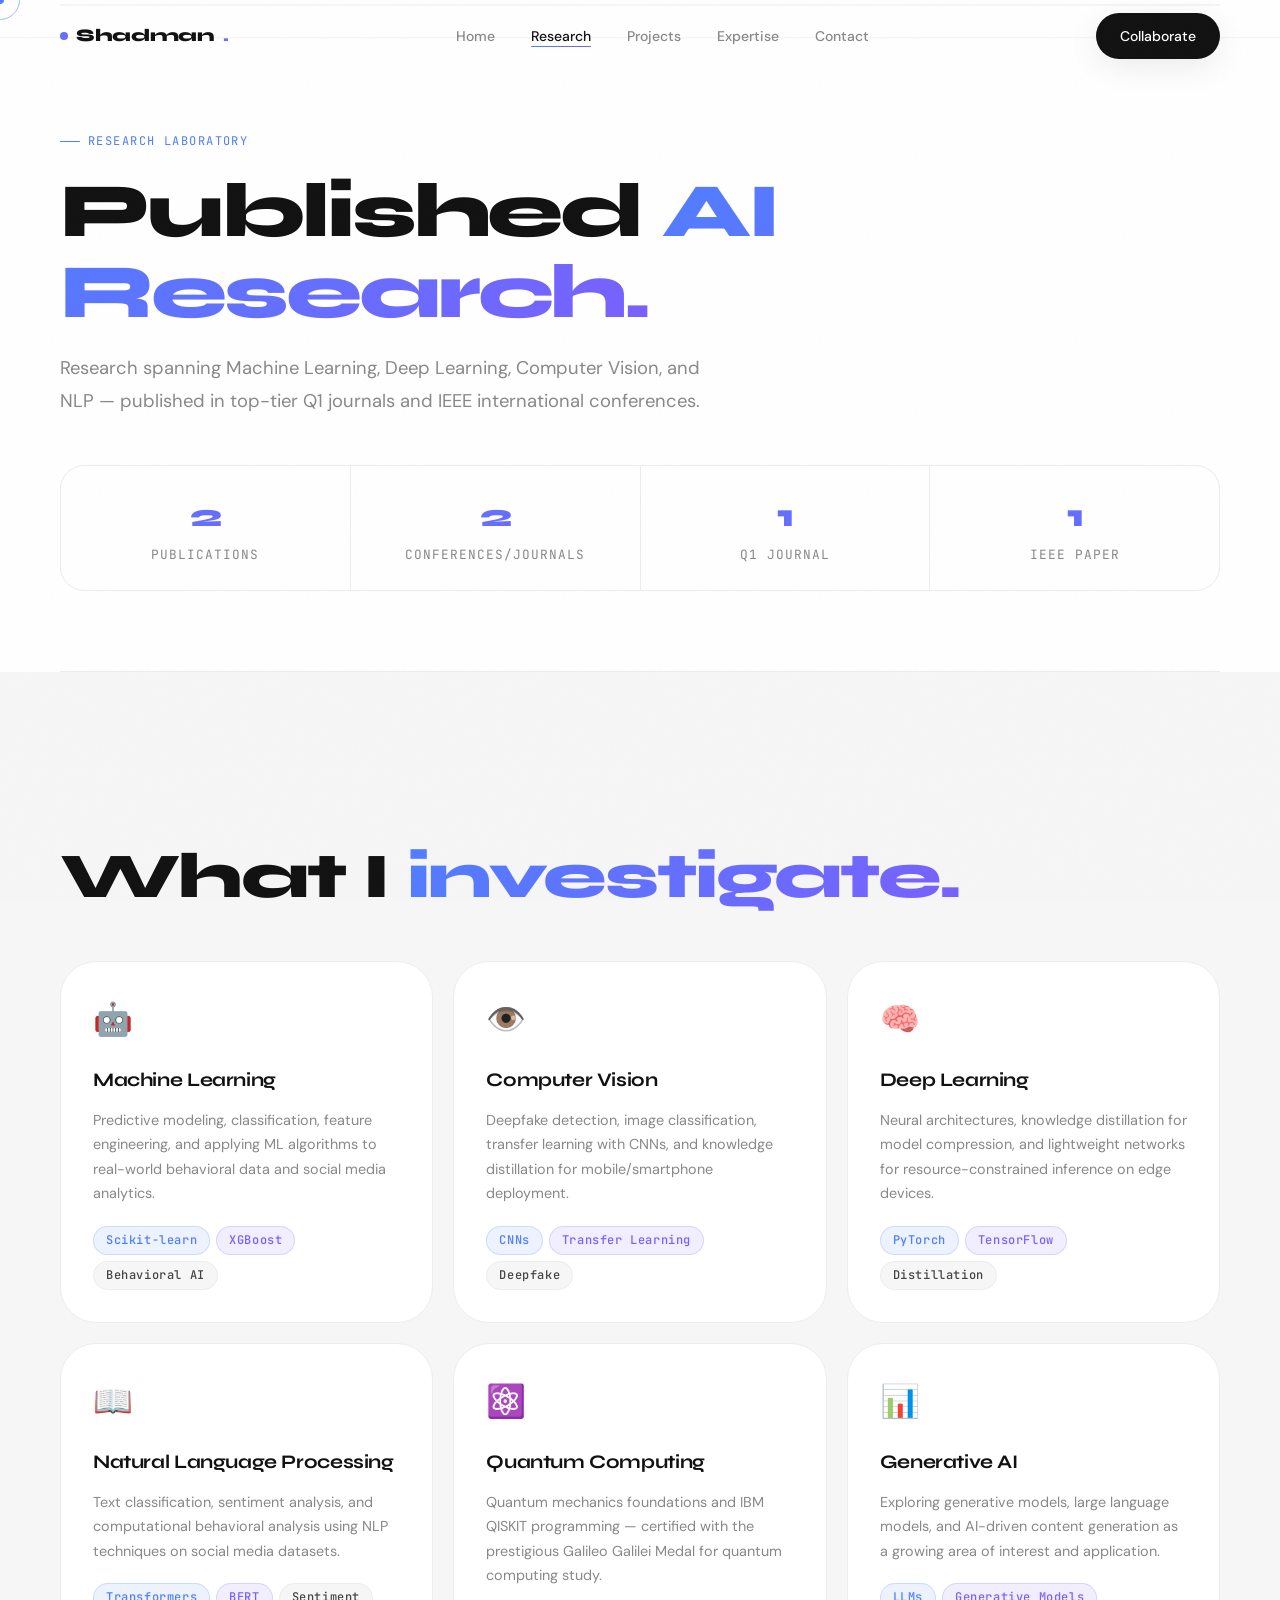
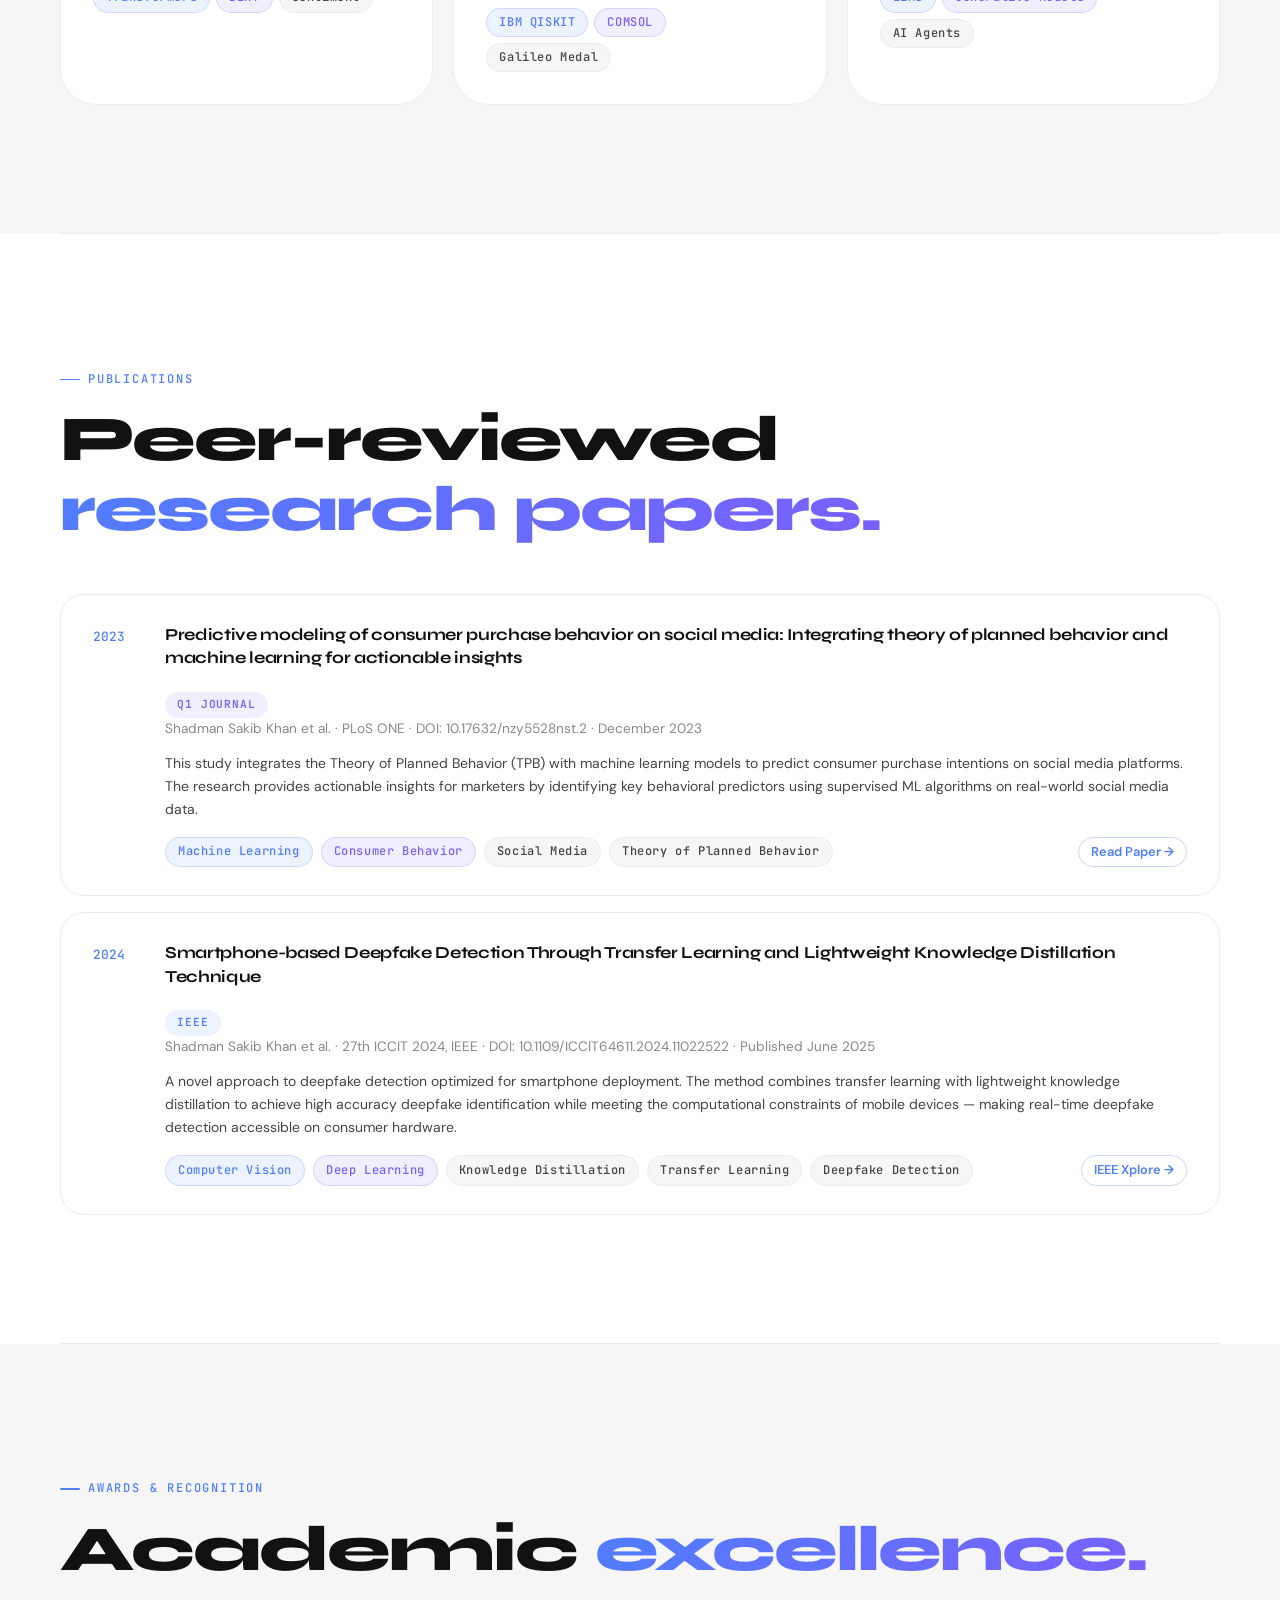
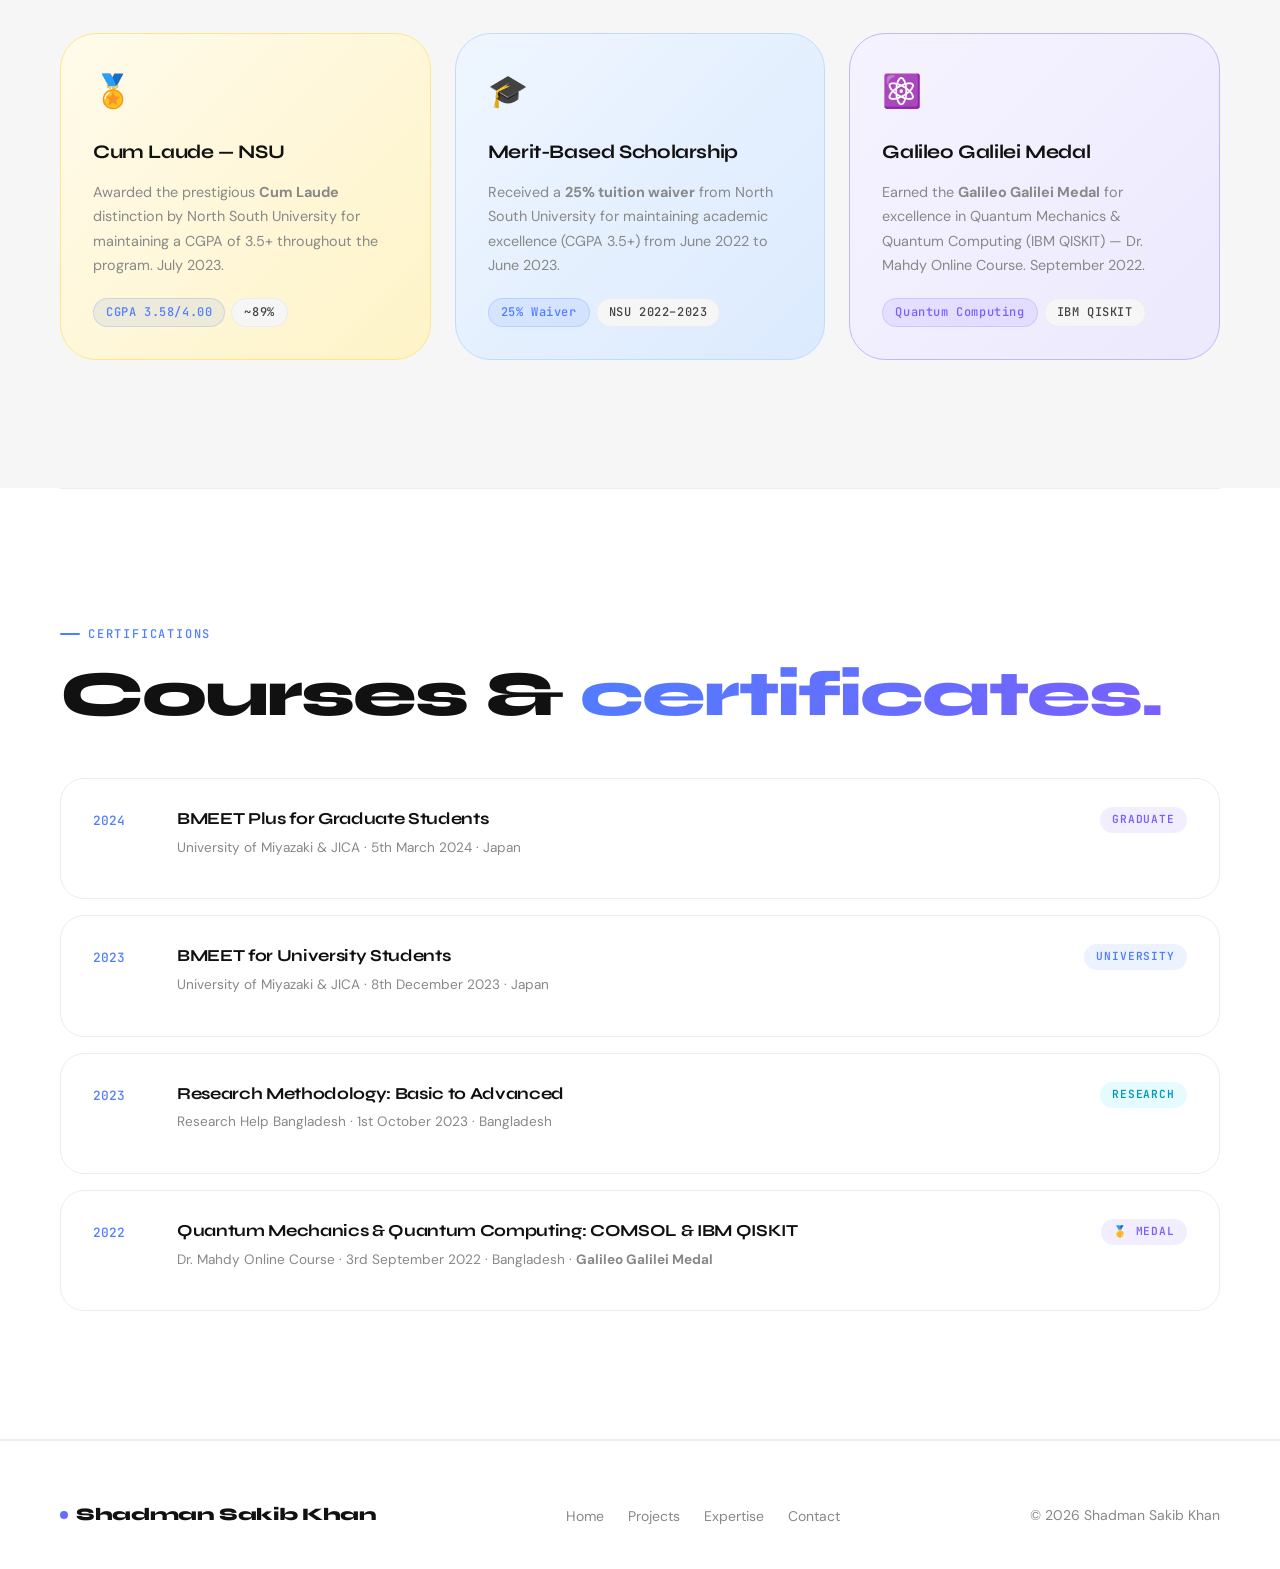
<file: pages/research.html>
<!DOCTYPE html>
<html lang="en">
<head>
  <meta charset="UTF-8">
  <meta name="viewport" content="width=device-width, initial-scale=1.0">
  <meta name="description" content="Research publications by Shadman Sakib Khan — IEEE, PLoS ONE, AI/ML papers.">
  <link rel="icon" href="../assets/images/favicon.svg" type="image/svg+xml">
  <title>Research — Shadman Sakib Khan</title>
  <link rel="preconnect" href="https://fonts.googleapis.com">
  <link href="https://fonts.googleapis.com/css2?family=Syne:wght@400;500;600;700;800&family=DM+Sans:ital,opsz,wght@0,9..40,300;0,9..40,400;0,9..40,500;1,9..40,300&family=JetBrains+Mono:wght@300;400;500&display=swap" rel="stylesheet">
  <link rel="stylesheet" href="../css/global.css">
  <link rel="stylesheet" href="../css/research.css">
</head>
<body>
<div class="noise-overlay"></div>
<div id="cursor-dot"></div>
<div id="cursor-ring"></div>
<div id="scroll-progress"></div>
<div id="loading-screen">
  <div class="loading-logo">Research<span class="gradient-text">.</span></div>
  <div class="loading-bar-wrap"><div class="loading-bar"></div></div>
  <div class="loading-pct">0%</div>
</div>

<nav class="nav">
  <a href="../index.html" class="nav-logo"><span class="nav-logo-dot"></span>Shadman<span class="gradient-text">.</span></a>
  <ul class="nav-links">
    <li><a href="../index.html">Home</a></li>
    <li><a href="research.html" class="active">Research</a></li>
    <li><a href="projects.html" target="_blank">Projects</a></li>
    <li><a href="expertise.html" target="_blank">Expertise</a></li>
    <li><a href="contact.html" target="_blank">Contact</a></li>
  </ul>
  <div class="nav-cta"><a href="contact.html" target="_blank" class="btn btn-primary" data-magnetic>Collaborate</a></div>
  <button class="nav-hamburger"><span></span><span></span><span></span></button>
</nav>
<div class="nav-mobile">
  <ul>
    <li><a href="../index.html">Home</a></li>
    <li><a href="research.html">Research</a></li>
    <li><a href="projects.html" target="_blank">Projects</a></li>
    <li><a href="expertise.html" target="_blank">Expertise</a></li>
    <li><a href="contact.html" target="_blank">Contact</a></li>
  </ul>
</div>

<!-- Hero -->
<div style="max-width:var(--max-width);margin:0 auto;padding:calc(var(--nav-height) + 60px) clamp(20px,5vw,60px) 80px;">
  <div style="font-family:var(--font-mono);font-size:0.75rem;letter-spacing:0.12em;text-transform:uppercase;color:var(--ai-blue);margin-bottom:20px;display:flex;align-items:center;gap:8px;animation:fadeUp 0.6s ease both;">
    <span style="width:20px;height:1.5px;background:var(--ai-blue);border-radius:2px;"></span>Research Laboratory
  </div>
  <h1 style="font-family:var(--font-display);font-size:clamp(2.5rem,6vw,5.5rem);font-weight:800;letter-spacing:-0.04em;line-height:1.05;animation:fadeUp 0.6s 0.1s ease both;">
    Published <span class="gradient-text">AI Research.</span>
  </h1>
  <p style="font-size:clamp(1rem,1.8vw,1.15rem);color:var(--gray-500);max-width:640px;line-height:1.75;margin-top:20px;animation:fadeUp 0.6s 0.2s ease both;">
    Research spanning Machine Learning, Deep Learning, Computer Vision, and NLP — published in top-tier Q1 journals and IEEE international conferences.
  </p>

  <div class="research-stats-bar">
    <div class="research-stat"><span class="research-stat-num" data-counter="2" data-suffix="">0</span><div class="research-stat-label">Publications</div></div>
    <div class="research-stat"><span class="research-stat-num" data-counter="2" data-suffix="">0</span><div class="research-stat-label">Conferences/Journals</div></div>
    <div class="research-stat"><span class="research-stat-num" data-counter="1" data-suffix="">0</span><div class="research-stat-label">Q1 Journal</div></div>
    <div class="research-stat"><span class="research-stat-num" data-counter="1" data-suffix="">0</span><div class="research-stat-label">IEEE Paper</div></div>
  </div>
</div>

<div class="divider"></div>

<!-- Research Areas -->
<section class="research-areas">
  <div class="research-areas-inner">
    <div class="section-label reveal">Areas of Interest</div>
    <h2 class="section-title reveal reveal-delay-1">What I <span class="gradient-text">investigate.</span></h2>
    <div class="area-cards">
      <div class="area-card reveal">
        <span class="area-icon">🤖</span>
        <h3>Machine Learning</h3>
        <p>Predictive modeling, classification, feature engineering, and applying ML algorithms to real-world behavioral data and social media analytics.</p>
        <div class="area-tags"><span class="tag tag-blue">Scikit-learn</span><span class="tag tag-purple">XGBoost</span><span class="tag tag-gray">Behavioral AI</span></div>
      </div>
      <div class="area-card reveal reveal-delay-1">
        <span class="area-icon">👁️</span>
        <h3>Computer Vision</h3>
        <p>Deepfake detection, image classification, transfer learning with CNNs, and knowledge distillation for mobile/smartphone deployment.</p>
        <div class="area-tags"><span class="tag tag-blue">CNNs</span><span class="tag tag-purple">Transfer Learning</span><span class="tag tag-gray">Deepfake</span></div>
      </div>
      <div class="area-card reveal reveal-delay-2">
        <span class="area-icon">🧠</span>
        <h3>Deep Learning</h3>
        <p>Neural architectures, knowledge distillation for model compression, and lightweight networks for resource-constrained inference on edge devices.</p>
        <div class="area-tags"><span class="tag tag-blue">PyTorch</span><span class="tag tag-purple">TensorFlow</span><span class="tag tag-gray">Distillation</span></div>
      </div>
      <div class="area-card reveal">
        <span class="area-icon">📖</span>
        <h3>Natural Language Processing</h3>
        <p>Text classification, sentiment analysis, and computational behavioral analysis using NLP techniques on social media datasets.</p>
        <div class="area-tags"><span class="tag tag-blue">Transformers</span><span class="tag tag-purple">BERT</span><span class="tag tag-gray">Sentiment</span></div>
      </div>
      <div class="area-card reveal reveal-delay-1">
        <span class="area-icon">⚛️</span>
        <h3>Quantum Computing</h3>
        <p>Quantum mechanics foundations and IBM QISKIT programming — certified with the prestigious Galileo Galilei Medal for quantum computing study.</p>
        <div class="area-tags"><span class="tag tag-blue">IBM QISKIT</span><span class="tag tag-purple">COMSOL</span><span class="tag tag-gray">Galileo Medal</span></div>
      </div>
      <div class="area-card reveal reveal-delay-2">
        <span class="area-icon">📊</span>
        <h3>Generative AI</h3>
        <p>Exploring generative models, large language models, and AI-driven content generation as a growing area of interest and application.</p>
        <div class="area-tags"><span class="tag tag-blue">LLMs</span><span class="tag tag-purple">Generative Models</span><span class="tag tag-gray">AI Agents</span></div>
      </div>
    </div>
  </div>
</section>

<div class="divider"></div>

<!-- Publications -->
<section class="publications">
  <div class="publications-inner">
    <div class="section-label reveal">Publications</div>
    <h2 class="section-title reveal reveal-delay-1">Peer-reviewed <span class="gradient-text">research papers.</span></h2>

    <div class="pub-list">
      <div class="pub-card reveal" style="cursor:pointer;" onclick="window.open('https://journals.plos.org/plosone/article?id=10.1371/journal.pone.0296336','_blank')">
        <div class="pub-year">2023</div>
        <div class="pub-content">
          <div style="display:flex;justify-content:space-between;align-items:flex-start;gap:16px;flex-wrap:wrap;">
            <h3>Predictive modeling of consumer purchase behavior on social media: Integrating theory of planned behavior and machine learning for actionable insights</h3>
            <span class="pub-badge journal">Q1 Journal</span>
          </div>
          <div class="pub-meta">Shadman Sakib Khan et al. · PLoS ONE · DOI: 10.17632/nzy5528nst.2 · December 2023</div>
          <div class="pub-abstract">This study integrates the Theory of Planned Behavior (TPB) with machine learning models to predict consumer purchase intentions on social media platforms. The research provides actionable insights for marketers by identifying key behavioral predictors using supervised ML algorithms on real-world social media data.</div>
          <div style="margin-top:16px;" class="flex gap-8 flex-wrap">
            <span class="tag tag-blue">Machine Learning</span>
            <span class="tag tag-purple">Consumer Behavior</span>
            <span class="tag tag-gray">Social Media</span>
            <span class="tag tag-gray">Theory of Planned Behavior</span>
            <a href="https://journals.plos.org/plosone/article?id=10.1371/journal.pone.0296336" target="_blank" onclick="e=>e.stopPropagation()" style="margin-left:auto;font-size:0.8rem;color:var(--ai-blue);font-weight:600;padding:4px 12px;border:1px solid rgba(79,126,255,0.3);border-radius:99px;">Read Paper →</a>
          </div>
        </div>
      </div>

      <div class="pub-card reveal reveal-delay-1" style="cursor:pointer;" onclick="window.open('https://ieeexplore.ieee.org/abstract/document/11022522','_blank')">
        <div class="pub-year">2024</div>
        <div class="pub-content">
          <div style="display:flex;justify-content:space-between;align-items:flex-start;gap:16px;flex-wrap:wrap;">
            <h3>Smartphone-based Deepfake Detection Through Transfer Learning and Lightweight Knowledge Distillation Technique</h3>
            <span class="pub-badge conf">IEEE</span>
          </div>
          <div class="pub-meta">Shadman Sakib Khan et al. · 27th ICCIT 2024, IEEE · DOI: 10.1109/ICCIT64611.2024.11022522 · Published June 2025</div>
          <div class="pub-abstract">A novel approach to deepfake detection optimized for smartphone deployment. The method combines transfer learning with lightweight knowledge distillation to achieve high accuracy deepfake identification while meeting the computational constraints of mobile devices — making real-time deepfake detection accessible on consumer hardware.</div>
          <div style="margin-top:16px;" class="flex gap-8 flex-wrap">
            <span class="tag tag-blue">Computer Vision</span>
            <span class="tag tag-purple">Deep Learning</span>
            <span class="tag tag-gray">Knowledge Distillation</span>
            <span class="tag tag-gray">Transfer Learning</span>
            <span class="tag tag-gray">Deepfake Detection</span>
            <a href="https://ieeexplore.ieee.org/abstract/document/11022522" target="_blank" style="margin-left:auto;font-size:0.8rem;color:var(--ai-blue);font-weight:600;padding:4px 12px;border:1px solid rgba(79,126,255,0.3);border-radius:99px;">IEEE Xplore →</a>
          </div>
        </div>
      </div>
    </div>
  </div>
</section>

<div class="divider"></div>

<!-- Awards & Recognition -->
<section style="padding:var(--section-pad) clamp(20px,5vw,60px);background:var(--gray-50);">
  <div style="max-width:var(--max-width);margin:0 auto;">
    <div class="section-label reveal">Awards & Recognition</div>
    <h2 class="section-title reveal reveal-delay-1">Academic <span class="gradient-text">excellence.</span></h2>
    <div class="grid-3 mt-48">
      <div class="area-card reveal" style="background:linear-gradient(135deg,#fffbeb,#fef3c7);border-color:#fde68a;">
        <span class="area-icon">🏅</span>
        <h3>Cum Laude — NSU</h3>
        <p>Awarded the prestigious <strong>Cum Laude</strong> distinction by North South University for maintaining a CGPA of 3.5+ throughout the program. July 2023.</p>
        <div class="area-tags"><span class="tag tag-blue">CGPA 3.58/4.00</span><span class="tag tag-gray">~89%</span></div>
      </div>
      <div class="area-card reveal reveal-delay-1" style="background:linear-gradient(135deg,#eff6ff,#dbeafe);border-color:#bfdbfe;">
        <span class="area-icon">🎓</span>
        <h3>Merit-Based Scholarship</h3>
        <p>Received a <strong>25% tuition waiver</strong> from North South University for maintaining academic excellence (CGPA 3.5+) from June 2022 to June 2023.</p>
        <div class="area-tags"><span class="tag tag-blue">25% Waiver</span><span class="tag tag-gray">NSU 2022–2023</span></div>
      </div>
      <div class="area-card reveal reveal-delay-2" style="background:linear-gradient(135deg,#f5f3ff,#ede9fe);border-color:#c4b5fd;">
        <span class="area-icon">⚛️</span>
        <h3>Galileo Galilei Medal</h3>
        <p>Earned the <strong>Galileo Galilei Medal</strong> for excellence in Quantum Mechanics & Quantum Computing (IBM QISKIT) — Dr. Mahdy Online Course. September 2022.</p>
        <div class="area-tags"><span class="tag tag-purple">Quantum Computing</span><span class="tag tag-gray">IBM QISKIT</span></div>
      </div>
    </div>
  </div>
</section>

<div class="divider"></div>

<!-- Courses & Certs -->
<section style="padding:var(--section-pad) clamp(20px,5vw,60px);">
  <div style="max-width:var(--max-width);margin:0 auto;">
    <div class="section-label reveal">Certifications</div>
    <h2 class="section-title reveal reveal-delay-1">Courses & <span class="gradient-text">certificates.</span></h2>
    <div class="pub-list mt-48">
      <div class="pub-card reveal">
        <div class="pub-year" style="min-width:60px;">2024</div>
        <div class="pub-content">
          <h3>BMEET Plus for Graduate Students</h3>
          <div class="pub-meta">University of Miyazaki & JICA · 5th March 2024 · Japan</div>
        </div>
        <span class="pub-badge journal">Graduate</span>
      </div>
      <div class="pub-card reveal reveal-delay-1">
        <div class="pub-year" style="min-width:60px;">2023</div>
        <div class="pub-content">
          <h3>BMEET for University Students</h3>
          <div class="pub-meta">University of Miyazaki & JICA · 8th December 2023 · Japan</div>
        </div>
        <span class="pub-badge conf">University</span>
      </div>
      <div class="pub-card reveal reveal-delay-2">
        <div class="pub-year" style="min-width:60px;">2023</div>
        <div class="pub-content">
          <h3>Research Methodology: Basic to Advanced</h3>
          <div class="pub-meta">Research Help Bangladesh · 1st October 2023 · Bangladesh</div>
        </div>
        <span class="pub-badge preprint">Research</span>
      </div>
      <div class="pub-card reveal">
        <div class="pub-year" style="min-width:60px;">2022</div>
        <div class="pub-content">
          <h3>Quantum Mechanics & Quantum Computing: COMSOL & IBM QISKIT</h3>
          <div class="pub-meta">Dr. Mahdy Online Course · 3rd September 2022 · Bangladesh · <strong>Galileo Galilei Medal</strong></div>
        </div>
        <span class="pub-badge journal">🥇 Medal</span>
      </div>
    </div>
  </div>
</section>

<footer style="border-top:1px solid var(--gray-100);">
  <div class="footer">
    <div class="nav-logo"><span class="nav-logo-dot"></span>Shadman Sakib Khan</div>
    <ul class="footer-links">
      <li><a href="../index.html">Home</a></li>
      <li><a href="projects.html" target="_blank">Projects</a></li>
      <li><a href="expertise.html" target="_blank">Expertise</a></li>
      <li><a href="contact.html" target="_blank">Contact</a></li>
    </ul>
    <p class="footer-copy">© <span id="footer-year"></span> Shadman Sakib Khan</p>
  </div>
</footer>

<script src="../js/global.js"></script>
<script>
  document.addEventListener('DOMContentLoaded', () => {
    const counters = document.querySelectorAll('[data-counter]');
    const obs = new IntersectionObserver(entries => {
      entries.forEach(e => {
        if (e.isIntersecting) {
          window.animateCounter(e.target, parseInt(e.target.dataset.counter), 1600, e.target.dataset.suffix||'');
          obs.unobserve(e.target);
        }
      });
    }, { threshold: 0.5 });
    counters.forEach(c => obs.observe(c));
    window.initTiltCards('.area-card');
    window.initTiltCards('.pub-card');
  });
</script>
</body>
</html>
</file>
<file: css/global.css>
/* ============================================================
   GLOBAL CSS — SHADMAN SAKIB KHAN PORTFOLIO
   ============================================================ */

@import url('https://fonts.googleapis.com/css2?family=Syne:wght@400;500;600;700;800&family=DM+Sans:ital,opsz,wght@0,9..40,300;0,9..40,400;0,9..40,500;1,9..40,300&family=JetBrains+Mono:wght@300;400;500&display=swap');

/* ── CSS Variables ────────────────────────────────────────── */
:root {
  --white: #FFFFFF;
  --off-white: #FAFAFA;
  --gray-50: #F6F6F6;
  --gray-100: #ECECEC;
  --gray-200: #D8D8D8;
  --gray-300: #BBBBBB;
  --gray-500: #888888;
  --gray-700: #444444;
  --black: #111111;

  --ai-blue: #4F7EFF;
  --ai-blue-light: #7AA3FF;
  --ai-blue-dark: #2D5EDF;
  --ai-purple: #7A5FFF;
  --ai-purple-light: #A28AFF;
  --ai-cyan: #00D4FF;
  --ai-pink: #FF6B9D;

  --gradient-blue: linear-gradient(135deg, #4F7EFF 0%, #7A5FFF 100%);
  --gradient-subtle: linear-gradient(180deg, #FFFFFF 0%, #F6F6F6 100%);
  --gradient-glow: radial-gradient(ellipse at center, rgba(79,126,255,0.15) 0%, transparent 70%);

  --font-display: 'Syne', sans-serif;
  --font-body: 'DM Sans', sans-serif;
  --font-mono: 'JetBrains Mono', monospace;

  --shadow-sm: 0 2px 8px rgba(0,0,0,0.06);
  --shadow-md: 0 8px 32px rgba(0,0,0,0.08);
  --shadow-lg: 0 24px 64px rgba(0,0,0,0.10);
  --shadow-xl: 0 48px 96px rgba(0,0,0,0.12);
  --shadow-blue: 0 8px 32px rgba(79,126,255,0.25);
  --shadow-purple: 0 8px 32px rgba(122,95,255,0.25);

  --radius-sm: 8px;
  --radius-md: 16px;
  --radius-lg: 24px;
  --radius-xl: 36px;
  --radius-full: 9999px;

  --transition-fast: 0.15s cubic-bezier(0.4, 0, 0.2, 1);
  --transition-normal: 0.3s cubic-bezier(0.4, 0, 0.2, 1);
  --transition-slow: 0.6s cubic-bezier(0.4, 0, 0.2, 1);
  --transition-spring: 0.5s cubic-bezier(0.34, 1.56, 0.64, 1);

  --nav-height: 72px;
  --max-width: 1280px;
  --section-pad: clamp(80px, 10vw, 140px);
}

/* ── Reset ────────────────────────────────────────────────── */
*, *::before, *::after {
  box-sizing: border-box;
  margin: 0;
  padding: 0;
}

html {
  scroll-behavior: smooth;
  font-size: 16px;
  -webkit-font-smoothing: antialiased;
  -moz-osx-font-smoothing: grayscale;
  text-rendering: optimizeLegibility;
}

body {
  font-family: var(--font-body);
  background: var(--white);
  color: var(--black);
  line-height: 1.6;
  overflow-x: hidden;
  cursor: none;
}

a {
  text-decoration: none;
  color: inherit;
}

img, video {
  display: block;
  max-width: 100%;
}

button {
  cursor: none;
  border: none;
  background: none;
  font-family: inherit;
}

/* ── Custom Cursor ────────────────────────────────────────── */
#cursor-dot {
  position: fixed;
  top: 0; left: 0;
  width: 8px; height: 8px;
  background: var(--ai-blue);
  border-radius: 50%;
  pointer-events: none;
  z-index: 99999;
  transform: translate(-50%, -50%);
  transition: transform 0.1s ease, background 0.2s ease;
  will-change: transform;
}

#cursor-ring {
  position: fixed;
  top: 0; left: 0;
  width: 40px; height: 40px;
  border: 1.5px solid rgba(79,126,255,0.5);
  border-radius: 50%;
  pointer-events: none;
  z-index: 99998;
  transform: translate(-50%, -50%);
  transition: transform 0.15s ease, width 0.3s ease, height 0.3s ease, border-color 0.2s ease;
  will-change: transform;
}

body.cursor-hover #cursor-dot {
  transform: translate(-50%, -50%) scale(1.5);
  background: var(--ai-purple);
}
body.cursor-hover #cursor-ring {
  width: 60px; height: 60px;
  border-color: rgba(122,95,255,0.4);
}

/* ── Scroll Progress Bar ──────────────────────────────────── */
#scroll-progress {
  position: fixed;
  top: 0; left: 0;
  height: 2px;
  background: var(--gradient-blue);
  z-index: 99997;
  transform-origin: left;
  transform: scaleX(0);
  transition: transform 0.05s linear;
}

/* ── Navigation ───────────────────────────────────────────── */
.nav {
  position: fixed;
  top: 0; left: 0; right: 0;
  height: var(--nav-height);
  display: flex;
  align-items: center;
  justify-content: space-between;
  padding: 0 clamp(20px, 5vw, 60px);
  z-index: 9000;
  transition: background var(--transition-normal), box-shadow var(--transition-normal);
}

.nav.scrolled {
  background: rgba(255,255,255,0.92);
  backdrop-filter: blur(20px);
  -webkit-backdrop-filter: blur(20px);
  box-shadow: 0 1px 0 var(--gray-100), var(--shadow-sm);
}

.nav-logo {
  font-family: var(--font-display);
  font-weight: 800;
  font-size: 1.1rem;
  letter-spacing: -0.02em;
  display: flex;
  align-items: center;
  gap: 8px;
}

.nav-logo-dot {
  width: 8px; height: 8px;
  background: var(--gradient-blue);
  border-radius: 50%;
  display: inline-block;
  animation: pulseDot 2s ease-in-out infinite;
}

@keyframes pulseDot {
  0%, 100% { transform: scale(1); opacity: 1; }
  50% { transform: scale(1.4); opacity: 0.7; }
}

.nav-links {
  display: flex;
  align-items: center;
  gap: clamp(16px, 3vw, 36px);
  list-style: none;
}

.nav-links a {
  font-size: 0.875rem;
  font-weight: 500;
  color: var(--gray-500);
  transition: color var(--transition-fast);
  position: relative;
}

.nav-links a::after {
  content: '';
  position: absolute;
  bottom: -2px; left: 0;
  width: 0; height: 1.5px;
  background: var(--gradient-blue);
  transition: width var(--transition-normal);
  border-radius: 2px;
}

.nav-links a:hover,
.nav-links a.active {
  color: var(--black);
}

.nav-links a:hover::after,
.nav-links a.active::after {
  width: 100%;
}

.nav-cta {
  display: flex;
  align-items: center;
  gap: 12px;
}

/* ── Buttons ──────────────────────────────────────────────── */
.btn {
  display: inline-flex;
  align-items: center;
  gap: 8px;
  padding: 12px 24px;
  border-radius: var(--radius-full);
  font-family: var(--font-body);
  font-size: 0.875rem;
  font-weight: 500;
  transition: all var(--transition-normal);
  position: relative;
  overflow: hidden;
  white-space: nowrap;
}

.btn::before {
  content: '';
  position: absolute;
  inset: 0;
  opacity: 0;
  transition: opacity var(--transition-normal);
  border-radius: inherit;
}

.btn:hover::before { opacity: 1; }

.btn-primary {
  background: var(--black);
  color: var(--white);
  box-shadow: var(--shadow-md);
}

.btn-primary::before {
  background: linear-gradient(135deg, var(--ai-blue), var(--ai-purple));
}

.btn-primary:hover {
  transform: translateY(-2px);
  box-shadow: var(--shadow-blue);
}

.btn-secondary {
  background: transparent;
  color: var(--black);
  border: 1.5px solid var(--gray-200);
}

.btn-secondary:hover {
  border-color: var(--ai-blue);
  color: var(--ai-blue);
  transform: translateY(-2px);
  box-shadow: var(--shadow-sm);
}

.btn-ghost {
  background: var(--gray-50);
  color: var(--black);
}

.btn-ghost:hover {
  background: var(--gradient-blue);
  color: var(--white);
  transform: translateY(-2px);
}

.btn-lg {
  padding: 16px 36px;
  font-size: 1rem;
  border-radius: var(--radius-full);
}

/* ── Glass Card ───────────────────────────────────────────── */
.glass-card {
  background: rgba(255,255,255,0.8);
  backdrop-filter: blur(20px);
  -webkit-backdrop-filter: blur(20px);
  border: 1px solid rgba(255,255,255,0.9);
  border-radius: var(--radius-lg);
  box-shadow: var(--shadow-md);
}

/* ── Section Styles ───────────────────────────────────────── */
.section {
  padding: var(--section-pad) clamp(20px, 5vw, 60px);
  max-width: var(--max-width);
  margin: 0 auto;
}

.section-label {
  font-family: var(--font-mono);
  font-size: 0.75rem;
  font-weight: 500;
  letter-spacing: 0.15em;
  text-transform: uppercase;
  color: var(--ai-blue);
  display: inline-flex;
  align-items: center;
  gap: 8px;
  margin-bottom: 16px;
}

.section-label::before {
  content: '';
  width: 20px; height: 1.5px;
  background: var(--ai-blue);
  border-radius: 2px;
}

.section-title {
  font-family: var(--font-display);
  font-size: clamp(2.2rem, 5vw, 4rem);
  font-weight: 800;
  letter-spacing: -0.03em;
  line-height: 1.1;
  color: var(--black);
}

.section-subtitle {
  font-size: clamp(1rem, 2vw, 1.2rem);
  color: var(--gray-500);
  max-width: 560px;
  line-height: 1.7;
  margin-top: 16px;
}

/* ── Gradient Text ────────────────────────────────────────── */
.gradient-text {
  background: var(--gradient-blue);
  -webkit-background-clip: text;
  -webkit-text-fill-color: transparent;
  background-clip: text;
}

/* ── Tag / Badge ──────────────────────────────────────────── */
.tag {
  display: inline-flex;
  align-items: center;
  padding: 4px 12px;
  border-radius: var(--radius-full);
  font-family: var(--font-mono);
  font-size: 0.75rem;
  font-weight: 500;
  letter-spacing: 0.05em;
}

.tag-blue {
  background: rgba(79,126,255,0.1);
  color: var(--ai-blue);
  border: 1px solid rgba(79,126,255,0.2);
}

.tag-purple {
  background: rgba(122,95,255,0.1);
  color: var(--ai-purple);
  border: 1px solid rgba(122,95,255,0.2);
}

.tag-gray {
  background: var(--gray-50);
  color: var(--gray-700);
  border: 1px solid var(--gray-100);
}

/* ── Animations ───────────────────────────────────────────── */
@keyframes fadeUp {
  from { opacity: 0; transform: translateY(30px); }
  to { opacity: 1; transform: translateY(0); }
}

@keyframes fadeIn {
  from { opacity: 0; }
  to { opacity: 1; }
}

@keyframes slideLeft {
  from { opacity: 0; transform: translateX(-30px); }
  to { opacity: 1; transform: translateX(0); }
}

@keyframes slideRight {
  from { opacity: 0; transform: translateX(30px); }
  to { opacity: 1; transform: translateX(0); }
}

@keyframes scaleIn {
  from { opacity: 0; transform: scale(0.9); }
  to { opacity: 1; transform: scale(1); }
}

@keyframes floatY {
  0%, 100% { transform: translateY(0); }
  50% { transform: translateY(-12px); }
}

@keyframes rotateGlow {
  0% { transform: rotate(0deg); }
  100% { transform: rotate(360deg); }
}

@keyframes shimmer {
  0% { background-position: -200% center; }
  100% { background-position: 200% center; }
}

@keyframes blink {
  0%, 100% { opacity: 1; }
  50% { opacity: 0; }
}

/* ── Scroll Reveal ────────────────────────────────────────── */
.reveal {
  opacity: 0;
  transform: translateY(40px);
  transition: opacity 0.7s ease, transform 0.7s ease;
}

.reveal.visible {
  opacity: 1;
  transform: translateY(0);
}

.reveal-delay-1 { transition-delay: 0.1s; }
.reveal-delay-2 { transition-delay: 0.2s; }
.reveal-delay-3 { transition-delay: 0.3s; }
.reveal-delay-4 { transition-delay: 0.4s; }
.reveal-delay-5 { transition-delay: 0.5s; }

/* ── Divider ──────────────────────────────────────────────── */
.divider {
  height: 1px;
  background: var(--gray-100);
  margin: 0 clamp(20px, 5vw, 60px);
}

/* ── Noise Overlay ────────────────────────────────────────── */
.noise-overlay {
  position: fixed;
  inset: 0;
  pointer-events: none;
  z-index: 99996;
  opacity: 0.025;
  background-image: url("data:image/svg+xml,%3Csvg viewBox='0 0 256 256' xmlns='http://www.w3.org/2000/svg'%3E%3Cfilter id='noise'%3E%3CfeTurbulence type='fractalNoise' baseFrequency='0.9' numOctaves='4' stitchTiles='stitch'/%3E%3C/filter%3E%3Crect width='100%25' height='100%25' filter='url(%23noise)'/%3E%3C/svg%3E");
  background-size: 256px;
}

/* ── Footer ───────────────────────────────────────────────── */
.footer {
  padding: 60px clamp(20px, 5vw, 60px) 40px;
  border-top: 1px solid var(--gray-100);
  display: flex;
  justify-content: space-between;
  align-items: center;
  flex-wrap: wrap;
  gap: 20px;
  max-width: var(--max-width);
  margin: 0 auto;
}

.footer-copy {
  font-size: 0.875rem;
  color: var(--gray-500);
}

.footer-links {
  display: flex;
  gap: 24px;
  list-style: none;
}

.footer-links a {
  font-size: 0.875rem;
  color: var(--gray-500);
  transition: color var(--transition-fast);
}

.footer-links a:hover {
  color: var(--ai-blue);
}

/* ── Loading Screen ───────────────────────────────────────── */
#loading-screen {
  position: fixed;
  inset: 0;
  background: var(--white);
  z-index: 999999;
  display: flex;
  align-items: center;
  justify-content: center;
  flex-direction: column;
  gap: 24px;
  transition: opacity 0.6s ease, visibility 0.6s ease;
}

#loading-screen.hidden {
  opacity: 0;
  visibility: hidden;
}

.loading-logo {
  font-family: var(--font-display);
  font-weight: 800;
  font-size: 1.5rem;
  letter-spacing: -0.03em;
}

.loading-bar-wrap {
  width: 200px;
  height: 2px;
  background: var(--gray-100);
  border-radius: 2px;
  overflow: hidden;
}

.loading-bar {
  height: 100%;
  background: var(--gradient-blue);
  border-radius: 2px;
  width: 0;
  transition: width 0.4s ease;
}

.loading-pct {
  font-family: var(--font-mono);
  font-size: 0.75rem;
  color: var(--gray-500);
}

/* ── Mobile Menu ──────────────────────────────────────────── */
.nav-hamburger {
  display: none;
  flex-direction: column;
  gap: 5px;
  padding: 8px;
  border-radius: var(--radius-sm);
  transition: background var(--transition-fast);
}

.nav-hamburger:hover { background: var(--gray-50); }

.nav-hamburger span {
  display: block;
  width: 22px; height: 2px;
  background: var(--black);
  border-radius: 2px;
  transition: all var(--transition-normal);
}

.nav-hamburger.open span:nth-child(1) {
  transform: translateY(7px) rotate(45deg);
}
.nav-hamburger.open span:nth-child(2) {
  opacity: 0;
}
.nav-hamburger.open span:nth-child(3) {
  transform: translateY(-7px) rotate(-45deg);
}

.nav-mobile {
  position: fixed;
  top: var(--nav-height);
  left: 0; right: 0;
  background: rgba(255,255,255,0.98);
  backdrop-filter: blur(20px);
  padding: 24px clamp(20px, 5vw, 60px) 32px;
  border-bottom: 1px solid var(--gray-100);
  transform: translateY(-110%);
  transition: transform var(--transition-normal);
  z-index: 8999;
}

.nav-mobile.open {
  transform: translateY(0);
}

.nav-mobile ul {
  list-style: none;
  display: flex;
  flex-direction: column;
  gap: 4px;
}

.nav-mobile ul a {
  display: block;
  padding: 12px 0;
  font-size: 1.1rem;
  font-weight: 500;
  color: var(--black);
  border-bottom: 1px solid var(--gray-100);
  transition: color var(--transition-fast);
}

.nav-mobile ul a:hover { color: var(--ai-blue); }

/* ── Responsive ───────────────────────────────────────────── */
@media (max-width: 768px) {
  .nav-links, .nav-cta { display: none; }
  .nav-hamburger { display: flex; }
  :root { --section-pad: clamp(60px, 8vw, 100px); }
}

/* ── Utility ──────────────────────────────────────────────── */
.text-center { text-align: center; }
.flex { display: flex; }
.flex-center { display: flex; align-items: center; justify-content: center; }
.grid-2 { display: grid; grid-template-columns: repeat(2, 1fr); gap: 24px; }
.grid-3 { display: grid; grid-template-columns: repeat(3, 1fr); gap: 24px; }
.grid-4 { display: grid; grid-template-columns: repeat(4, 1fr); gap: 24px; }
.mt-8 { margin-top: 8px; }
.mt-16 { margin-top: 16px; }
.mt-24 { margin-top: 24px; }
.mt-32 { margin-top: 32px; }
.mt-48 { margin-top: 48px; }
.mt-64 { margin-top: 64px; }
.gap-8 { gap: 8px; }
.gap-12 { gap: 12px; }
.gap-16 { gap: 16px; }
.gap-24 { gap: 24px; }
.full-width { width: 100%; }

@media (max-width: 1024px) {
  .grid-4 { grid-template-columns: repeat(2, 1fr); }
}
@media (max-width: 768px) {
  .grid-3, .grid-2 { grid-template-columns: 1fr; }
  .grid-4 { grid-template-columns: 1fr; }
}
</file>
<file: css/index.css>
/* ============================================================
   INDEX CSS — Homepage
   ============================================================ */

/* ── Hero Section ─────────────────────────────────────────── */
.hero {
  position: relative;
  min-height: 100vh;
  display: flex;
  align-items: center;
  overflow: hidden;
  padding: 0 clamp(20px, 5vw, 60px);
}

#hero-canvas {
  position: absolute;
  inset: 0;
  width: 100%;
  height: 100%;
  pointer-events: none;
}

.hero-content {
  position: relative;
  z-index: 2;
  max-width: var(--max-width);
  margin: 0 auto;
  width: 100%;
  padding-top: var(--nav-height);
}

.hero-eyebrow {
  display: inline-flex;
  align-items: center;
  gap: 8px;
  padding: 6px 16px;
  background: rgba(79,126,255,0.08);
  border: 1px solid rgba(79,126,255,0.2);
  border-radius: var(--radius-full);
  font-family: var(--font-mono);
  font-size: 0.75rem;
  letter-spacing: 0.1em;
  color: var(--ai-blue);
  margin-bottom: 28px;
  animation: fadeUp 0.8s ease both;
}

.hero-eyebrow-dot {
  width: 6px; height: 6px;
  background: var(--ai-blue);
  border-radius: 50%;
  animation: pulseDot 1.5s ease-in-out infinite;
}

.hero-name {
  font-family: var(--font-display);
  font-size: clamp(3rem, 8vw, 7.5rem);
  font-weight: 800;
  letter-spacing: -0.04em;
  line-height: 1;
  color: var(--black);
  margin-bottom: 20px;
  overflow: hidden;
}

.hero-name-line {
  display: block;
  animation: slideFromBottom 0.9s cubic-bezier(0.16, 1, 0.3, 1) both;
}

.hero-name-line:nth-child(2) { animation-delay: 0.1s; }
.hero-name-line:nth-child(3) { animation-delay: 0.2s; }

@keyframes slideFromBottom {
  from { transform: translateY(100%); opacity: 0; }
  to { transform: translateY(0); opacity: 1; }
}

.hero-roles {
  display: flex;
  align-items: center;
  gap: 12px;
  margin-bottom: 32px;
  animation: fadeUp 0.8s 0.5s ease both;
  font-size: clamp(1.1rem, 2.5vw, 1.5rem);
  font-weight: 400;
  color: var(--gray-700);
}

.hero-role-divider {
  color: var(--gray-300);
}

.hero-role-typed {
  color: var(--ai-blue);
  font-weight: 600;
  position: relative;
}

.hero-role-typed::after {
  content: '|';
  animation: blink 0.7s ease-in-out infinite;
  margin-left: 2px;
  color: var(--ai-blue);
}

.hero-desc {
  font-size: clamp(0.95rem, 1.5vw, 1.1rem);
  color: var(--gray-500);
  max-width: 520px;
  line-height: 1.75;
  margin-bottom: 40px;
  animation: fadeUp 0.8s 0.6s ease both;
}

.hero-actions {
  display: flex;
  align-items: center;
  gap: 16px;
  flex-wrap: wrap;
  animation: fadeUp 0.8s 0.7s ease both;
}

.hero-scroll-hint {
  position: absolute;
  bottom: 40px;
  left: 50%;
  transform: translateX(-50%);
  display: flex;
  flex-direction: column;
  align-items: center;
  gap: 8px;
  font-family: var(--font-mono);
  font-size: 0.7rem;
  letter-spacing: 0.1em;
  color: var(--gray-400);
  text-transform: uppercase;
  z-index: 2;
  animation: fadeIn 1s 1.5s ease both;
}

.hero-scroll-line {
  width: 1.5px;
  height: 40px;
  background: linear-gradient(to bottom, var(--ai-blue), transparent);
  animation: scrollLine 2s ease-in-out infinite;
}

@keyframes scrollLine {
  0% { transform: scaleY(0); transform-origin: top; }
  50% { transform: scaleY(1); transform-origin: top; }
  51% { transform: scaleY(1); transform-origin: bottom; }
  100% { transform: scaleY(0); transform-origin: bottom; }
}

.hero-badges {
  position: absolute;
  right: clamp(20px, 6vw, 80px);
  top: 50%;
  transform: translateY(-50%);
  display: flex;
  flex-direction: column;
  gap: 12px;
  z-index: 2;
  animation: slideRight 0.8s 0.8s ease both;
}

.hero-badge {
  background: var(--white);
  border: 1px solid var(--gray-100);
  border-radius: var(--radius-lg);
  padding: 16px 20px;
  box-shadow: var(--shadow-md);
  display: flex;
  align-items: center;
  gap: 12px;
  font-size: 0.85rem;
  min-width: 200px;
  transition: transform var(--transition-normal), box-shadow var(--transition-normal);
  animation: floatY 4s ease-in-out infinite;
}

.hero-badge:nth-child(2) { animation-delay: 0.5s; }
.hero-badge:nth-child(3) { animation-delay: 1s; }

.hero-badge:hover {
  transform: translateY(-4px);
  box-shadow: var(--shadow-lg);
}

.hero-badge-icon {
  width: 36px; height: 36px;
  border-radius: var(--radius-sm);
  display: flex;
  align-items: center;
  justify-content: center;
  font-size: 1.1rem;
  flex-shrink: 0;
}

.hero-badge-icon.blue { background: rgba(79,126,255,0.1); }
.hero-badge-icon.purple { background: rgba(122,95,255,0.1); }
.hero-badge-icon.green { background: rgba(0,200,150,0.1); }

.hero-badge-text strong {
  display: block;
  font-size: 0.875rem;
  font-weight: 600;
  color: var(--black);
  font-family: var(--font-display);
}

.hero-badge-text span {
  font-size: 0.75rem;
  color: var(--gray-500);
}

@media (max-width: 1100px) {
  .hero-badges { display: none; }
}

/* ── About Section ────────────────────────────────────────── */
.about-section {
  padding: var(--section-pad) clamp(20px, 5vw, 60px);
  background: var(--gray-50);
  position: relative;
  overflow: hidden;
}

.about-inner {
  max-width: var(--max-width);
  margin: 0 auto;
  display: grid;
  grid-template-columns: 1fr 1fr;
  gap: 80px;
  align-items: center;
}

.about-visual {
  position: relative;
  aspect-ratio: 1;
  max-width: 480px;
}

.about-portrait-ring {
  position: absolute;
  inset: -20px;
  border-radius: 50%;
  border: 1.5px dashed rgba(79,126,255,0.2);
  animation: rotateGlow 20s linear infinite;
}

.about-portrait-ring-2 {
  position: absolute;
  inset: -40px;
  border-radius: 50%;
  border: 1.5px dashed rgba(122,95,255,0.15);
  animation: rotateGlow 30s linear infinite reverse;
}

.about-portrait {
  width: 100%;
  aspect-ratio: 1;
  border-radius: 50%;
  background: linear-gradient(135deg, var(--gray-100) 0%, var(--gray-200) 100%);
  overflow: hidden;
  position: relative;
  box-shadow: var(--shadow-xl), 0 0 60px rgba(79,126,255,0.15);
  display: flex;
  align-items: center;
  justify-content: center;
  font-size: 5rem;
}

.about-portrait-initials {
  font-family: var(--font-display);
  font-weight: 800;
  font-size: 4rem;
  background: var(--gradient-blue);
  -webkit-background-clip: text;
  -webkit-text-fill-color: transparent;
  background-clip: text;
}

.about-stat-bubble {
  position: absolute;
  background: var(--white);
  border: 1px solid var(--gray-100);
  border-radius: var(--radius-md);
  padding: 12px 16px;
  box-shadow: var(--shadow-md);
  font-size: 0.85rem;
  animation: floatY 4s ease-in-out infinite;
}

.about-stat-bubble.top-right {
  top: 10%;
  right: -10%;
}

.about-stat-bubble.bottom-left {
  bottom: 10%;
  left: -10%;
  animation-delay: 2s;
}

.about-stat-num {
  font-family: var(--font-display);
  font-weight: 800;
  font-size: 1.5rem;
  background: var(--gradient-blue);
  -webkit-background-clip: text;
  -webkit-text-fill-color: transparent;
  background-clip: text;
}

.about-content h2 {
  font-family: var(--font-display);
  font-size: clamp(2rem, 4vw, 3rem);
  font-weight: 800;
  letter-spacing: -0.03em;
  line-height: 1.15;
}

.about-content p {
  color: var(--gray-500);
  line-height: 1.8;
  font-size: 1rem;
  margin-top: 20px;
}

.about-traits {
  display: flex;
  flex-wrap: wrap;
  gap: 10px;
  margin-top: 28px;
}

.about-trait {
  display: flex;
  align-items: center;
  gap: 8px;
  padding: 8px 16px;
  background: var(--white);
  border: 1px solid var(--gray-100);
  border-radius: var(--radius-full);
  font-size: 0.875rem;
  font-weight: 500;
  color: var(--black);
  box-shadow: var(--shadow-sm);
  transition: all var(--transition-normal);
}

.about-trait:hover {
  border-color: var(--ai-blue);
  color: var(--ai-blue);
  transform: translateY(-2px);
  box-shadow: var(--shadow-blue);
}

@media (max-width: 900px) {
  .about-inner { grid-template-columns: 1fr; gap: 48px; }
  .about-visual { max-width: 300px; margin: 0 auto; }
}

/* ── Numbers Wall ─────────────────────────────────────────── */
.numbers-section {
  padding: var(--section-pad) clamp(20px, 5vw, 60px);
}

.numbers-inner {
  max-width: var(--max-width);
  margin: 0 auto;
}

.numbers-grid {
  display: grid;
  grid-template-columns: repeat(4, 1fr);
  gap: 1px;
  background: var(--gray-100);
  border: 1px solid var(--gray-100);
  border-radius: var(--radius-xl);
  overflow: hidden;
  margin-top: 64px;
}

.number-card {
  background: var(--white);
  padding: 40px 32px;
  text-align: center;
  transition: background var(--transition-normal);
}

.number-card:hover {
  background: var(--gray-50);
}

.number-value {
  font-family: var(--font-display);
  font-size: clamp(2.5rem, 5vw, 4rem);
  font-weight: 800;
  letter-spacing: -0.03em;
  background: var(--gradient-blue);
  -webkit-background-clip: text;
  -webkit-text-fill-color: transparent;
  background-clip: text;
  display: block;
  margin-bottom: 8px;
}

.number-label {
  font-size: 0.875rem;
  color: var(--gray-500);
  font-weight: 500;
}

@media (max-width: 1024px) {
  .numbers-grid { grid-template-columns: repeat(2, 1fr); }
}
@media (max-width: 600px) {
  .numbers-grid { grid-template-columns: 1fr; }
}

/* ── Featured Projects Preview ────────────────────────────── */
.projects-preview {
  padding: var(--section-pad) clamp(20px, 5vw, 60px);
  background: var(--gray-50);
}

.projects-preview-inner {
  max-width: var(--max-width);
  margin: 0 auto;
}

.projects-header {
  display: flex;
  justify-content: space-between;
  align-items: flex-end;
  margin-bottom: 48px;
  flex-wrap: wrap;
  gap: 20px;
}

.project-card-preview {
  background: var(--white);
  border: 1px solid var(--gray-100);
  border-radius: var(--radius-xl);
  overflow: hidden;
  transition: all var(--transition-normal);
  box-shadow: var(--shadow-sm);
}

.project-card-preview:hover {
  transform: translateY(-6px);
  box-shadow: var(--shadow-xl);
  border-color: transparent;
}

.project-card-thumb {
  height: 220px;
  background: linear-gradient(135deg, #f0f4ff, #e8f0fe);
  display: flex;
  align-items: center;
  justify-content: center;
  font-size: 3rem;
  position: relative;
  overflow: hidden;
}

.project-card-thumb::after {
  content: '';
  position: absolute;
  inset: 0;
  background: var(--gradient-blue);
  opacity: 0;
  transition: opacity var(--transition-normal);
}

.project-card-preview:hover .project-card-thumb::after {
  opacity: 0.08;
}

.project-card-body {
  padding: 24px;
}

.project-card-body h3 {
  font-family: var(--font-display);
  font-size: 1.15rem;
  font-weight: 700;
  letter-spacing: -0.02em;
  margin-bottom: 8px;
}

.project-card-body p {
  font-size: 0.875rem;
  color: var(--gray-500);
  line-height: 1.6;
  margin-bottom: 16px;
}

.project-card-tags {
  display: flex;
  flex-wrap: wrap;
  gap: 6px;
}

/* ── CTA Section ──────────────────────────────────────────── */
.cta-section {
  padding: var(--section-pad) clamp(20px, 5vw, 60px);
  text-align: center;
  background: var(--white);
}

.cta-inner {
  max-width: 700px;
  margin: 0 auto;
}

.cta-glow {
  position: absolute;
  width: 600px;
  height: 600px;
  border-radius: 50%;
  background: radial-gradient(ellipse at center, rgba(79,126,255,0.06) 0%, transparent 70%);
  left: 50%;
  top: 50%;
  transform: translate(-50%, -50%);
  pointer-events: none;
}

.cta-section { position: relative; overflow: hidden; }

.cta-inner h2 {
  font-family: var(--font-display);
  font-size: clamp(2rem, 5vw, 3.5rem);
  font-weight: 800;
  letter-spacing: -0.03em;
  line-height: 1.15;
  margin-bottom: 20px;
}

.cta-inner p {
  color: var(--gray-500);
  font-size: 1.05rem;
  line-height: 1.7;
  margin-bottom: 36px;
}
</file>
<file: css/projects.css>
/* ============================================================
   PROJECTS PAGE CSS
   ============================================================ */

/* Filter Bar */
.filter-bar {
  display: flex;
  gap: 8px;
  flex-wrap: wrap;
  margin: 32px 0 48px;
  animation: fadeUp 0.6s 0.3s ease both;
}

.filter-btn {
  padding: 8px 20px;
  border-radius: var(--radius-full);
  font-size: 0.85rem;
  font-weight: 500;
  border: 1.5px solid var(--gray-200);
  background: var(--white);
  color: var(--gray-700);
  cursor: none;
  transition: all var(--transition-normal);
  font-family: var(--font-body);
}

.filter-btn:hover,
.filter-btn.active {
  background: var(--black);
  color: var(--white);
  border-color: var(--black);
}

.filter-btn.active {
  background: var(--gradient-blue);
  border: none;
  padding: 9.5px 21.5px;
}

/* Projects Grid */
.projects-grid {
  display: grid;
  grid-template-columns: repeat(3, 1fr);
  gap: 24px;
}

.project-card {
  background: var(--white);
  border: 1px solid var(--gray-100);
  border-radius: var(--radius-xl);
  overflow: hidden;
  transition: all var(--transition-normal);
  cursor: none;
  display: flex;
  flex-direction: column;
}

.project-card:hover {
  transform: translateY(-8px);
  box-shadow: var(--shadow-xl);
  border-color: transparent;
}

.project-thumb {
  height: 200px;
  display: flex;
  align-items: center;
  justify-content: center;
  font-size: 3.5rem;
  position: relative;
  overflow: hidden;
}

.project-thumb-emoji {
  z-index: 1;
  position: relative;
  transition: transform var(--transition-normal);
}

.project-card:hover .project-thumb-emoji {
  transform: scale(1.1);
}

.project-overlay {
  position: absolute;
  inset: 0;
  display: flex;
  align-items: center;
  justify-content: center;
  gap: 12px;
  background: rgba(17,17,17,0.75);
  opacity: 0;
  transition: opacity var(--transition-normal);
  backdrop-filter: blur(4px);
  z-index: 2;
}

.project-card:hover .project-overlay {
  opacity: 1;
}

.project-overlay a {
  padding: 8px 20px;
  border-radius: var(--radius-full);
  font-size: 0.8rem;
  font-weight: 600;
  transition: all var(--transition-fast);
}

.project-overlay .ov-primary {
  background: var(--white);
  color: var(--black);
}

.project-overlay .ov-secondary {
  background: rgba(255,255,255,0.15);
  color: var(--white);
  border: 1px solid rgba(255,255,255,0.3);
}

.project-overlay a:hover {
  transform: scale(1.05);
}

.project-body {
  padding: 24px;
  flex: 1;
  display: flex;
  flex-direction: column;
}

.project-body-header {
  display: flex;
  justify-content: space-between;
  align-items: flex-start;
  gap: 12px;
  margin-bottom: 10px;
}

.project-body h3 {
  font-family: var(--font-display);
  font-size: 1.1rem;
  font-weight: 700;
  letter-spacing: -0.02em;
}

.project-body p {
  font-size: 0.875rem;
  color: var(--gray-500);
  line-height: 1.65;
  flex: 1;
  margin-bottom: 16px;
}

.project-metrics {
  display: flex;
  gap: 16px;
  padding-top: 16px;
  border-top: 1px solid var(--gray-100);
  margin-top: auto;
}

.project-metric-val {
  font-family: var(--font-display);
  font-weight: 800;
  font-size: 1.1rem;
  background: var(--gradient-blue);
  -webkit-background-clip: text;
  -webkit-text-fill-color: transparent;
  background-clip: text;
  display: block;
}

.project-metric-label {
  font-size: 0.72rem;
  color: var(--gray-500);
  font-family: var(--font-mono);
}

.project-tags {
  display: flex;
  flex-wrap: wrap;
  gap: 6px;
  margin-bottom: 16px;
}

/* Featured Project */
.project-featured {
  grid-column: span 2;
}

.project-featured .project-thumb {
  height: 260px;
}

@media (max-width: 1024px) {
  .projects-grid { grid-template-columns: repeat(2, 1fr); }
  .project-featured { grid-column: span 2; }
}

@media (max-width: 700px) {
  .projects-grid { grid-template-columns: 1fr; }
  .project-featured { grid-column: span 1; }
}
</file>
<file: css/research.css>
/* ============================================================
   RESEARCH PAGE CSS
   ============================================================ */

.page-hero {
  padding: calc(var(--nav-height) + 60px) clamp(20px, 5vw, 60px) 80px;
  max-width: var(--max-width);
  margin: 0 auto;
}

.page-hero-label {
  font-family: var(--font-mono);
  font-size: 0.75rem;
  letter-spacing: 0.12em;
  text-transform: uppercase;
  color: var(--ai-blue);
  margin-bottom: 20px;
  display: flex;
  align-items: center;
  gap: 8px;
  animation: fadeUp 0.6s ease both;
}

.page-hero-label::before {
  content: '';
  width: 20px; height: 1.5px;
  background: var(--ai-blue);
}

.page-hero h1 {
  font-family: var(--font-display);
  font-size: clamp(2.5rem, 6vw, 5.5rem);
  font-weight: 800;
  letter-spacing: -0.04em;
  line-height: 1.05;
  animation: fadeUp 0.6s 0.1s ease both;
}

.page-hero p {
  font-size: clamp(1rem, 1.8vw, 1.15rem);
  color: var(--gray-500);
  max-width: 600px;
  line-height: 1.75;
  margin-top: 20px;
  animation: fadeUp 0.6s 0.2s ease both;
}

/* ── Research Stats Bar ───────────────────────────────────── */
.research-stats-bar {
  display: flex;
  gap: 1px;
  background: var(--gray-100);
  border: 1px solid var(--gray-100);
  border-radius: var(--radius-lg);
  overflow: hidden;
  margin-top: 48px;
  animation: fadeUp 0.6s 0.3s ease both;
}

.research-stat {
  background: var(--white);
  padding: 24px 32px;
  flex: 1;
  text-align: center;
}

.research-stat-num {
  font-family: var(--font-display);
  font-size: 2rem;
  font-weight: 800;
  letter-spacing: -0.03em;
  background: var(--gradient-blue);
  -webkit-background-clip: text;
  -webkit-text-fill-color: transparent;
  background-clip: text;
  display: block;
}

.research-stat-label {
  font-size: 0.8rem;
  color: var(--gray-500);
  margin-top: 4px;
  font-family: var(--font-mono);
  text-transform: uppercase;
  letter-spacing: 0.08em;
}

@media (max-width: 600px) {
  .research-stats-bar { flex-direction: column; }
}

/* ── Research Areas ───────────────────────────────────────── */
.research-areas {
  padding: var(--section-pad) clamp(20px, 5vw, 60px);
  background: var(--gray-50);
}

.research-areas-inner { max-width: var(--max-width); margin: 0 auto; }

.area-cards {
  display: grid;
  grid-template-columns: repeat(3, 1fr);
  gap: 20px;
  margin-top: 48px;
}

.area-card {
  background: var(--white);
  border: 1px solid var(--gray-100);
  border-radius: var(--radius-xl);
  padding: 32px;
  transition: all var(--transition-normal);
}

.area-card:hover {
  border-color: var(--ai-blue);
  box-shadow: var(--shadow-blue);
  transform: translateY(-4px);
}

.area-icon {
  font-size: 2rem;
  margin-bottom: 20px;
  display: block;
}

.area-card h3 {
  font-family: var(--font-display);
  font-size: 1.2rem;
  font-weight: 700;
  letter-spacing: -0.02em;
  margin-bottom: 12px;
}

.area-card p {
  font-size: 0.9rem;
  color: var(--gray-500);
  line-height: 1.7;
}

.area-tags {
  display: flex;
  flex-wrap: wrap;
  gap: 6px;
  margin-top: 20px;
}

@media (max-width: 900px) {
  .area-cards { grid-template-columns: repeat(2, 1fr); }
}
@media (max-width: 600px) {
  .area-cards { grid-template-columns: 1fr; }
}

/* ── Publications ─────────────────────────────────────────── */
.publications {
  padding: var(--section-pad) clamp(20px, 5vw, 60px);
}

.publications-inner { max-width: var(--max-width); margin: 0 auto; }

.pub-list {
  margin-top: 48px;
  display: flex;
  flex-direction: column;
  gap: 16px;
}

.pub-card {
  background: var(--white);
  border: 1px solid var(--gray-100);
  border-radius: var(--radius-lg);
  padding: 28px 32px;
  display: flex;
  align-items: flex-start;
  gap: 24px;
  transition: all var(--transition-normal);
  cursor: pointer;
}

.pub-card:hover {
  border-color: rgba(79,126,255,0.3);
  box-shadow: var(--shadow-blue);
  transform: translateX(4px);
}

.pub-year {
  font-family: var(--font-mono);
  font-size: 0.8rem;
  color: var(--ai-blue);
  font-weight: 500;
  min-width: 48px;
  padding-top: 4px;
}

.pub-content { flex: 1; }

.pub-content h3 {
  font-family: var(--font-display);
  font-size: 1.05rem;
  font-weight: 700;
  letter-spacing: -0.02em;
  margin-bottom: 6px;
  line-height: 1.4;
}

.pub-meta {
  font-size: 0.85rem;
  color: var(--gray-500);
  margin-bottom: 12px;
}

.pub-abstract {
  font-size: 0.875rem;
  color: var(--gray-700);
  line-height: 1.65;
}

.pub-badge {
  padding: 4px 12px;
  border-radius: var(--radius-full);
  font-family: var(--font-mono);
  font-size: 0.7rem;
  font-weight: 600;
  text-transform: uppercase;
  letter-spacing: 0.08em;
  white-space: nowrap;
}

.pub-badge.conf {
  background: rgba(79,126,255,0.1);
  color: var(--ai-blue);
}

.pub-badge.journal {
  background: rgba(122,95,255,0.1);
  color: var(--ai-purple);
}

.pub-badge.preprint {
  background: rgba(0,212,255,0.1);
  color: #0099BB;
}

/* ── Experiments ──────────────────────────────────────────── */
.experiments {
  padding: var(--section-pad) clamp(20px, 5vw, 60px);
  background: var(--gray-50);
}

.experiments-inner { max-width: var(--max-width); margin: 0 auto; }

.exp-grid {
  display: grid;
  grid-template-columns: repeat(2, 1fr);
  gap: 20px;
  margin-top: 48px;
}

.exp-card {
  background: var(--white);
  border: 1px solid var(--gray-100);
  border-radius: var(--radius-xl);
  padding: 32px;
  transition: all var(--transition-normal);
}

.exp-card:hover {
  box-shadow: var(--shadow-lg);
  transform: translateY(-4px);
}

.exp-header {
  display: flex;
  justify-content: space-between;
  align-items: flex-start;
  margin-bottom: 20px;
}

.exp-icon {
  width: 48px; height: 48px;
  border-radius: var(--radius-md);
  display: flex;
  align-items: center;
  justify-content: center;
  font-size: 1.4rem;
}

.exp-icon.blue { background: rgba(79,126,255,0.1); }
.exp-icon.purple { background: rgba(122,95,255,0.1); }
.exp-icon.cyan { background: rgba(0,212,255,0.1); }
.exp-icon.pink { background: rgba(255,107,157,0.1); }

.exp-status {
  padding: 4px 10px;
  border-radius: var(--radius-full);
  font-size: 0.7rem;
  font-family: var(--font-mono);
  font-weight: 500;
  text-transform: uppercase;
  letter-spacing: 0.06em;
}

.exp-status.active {
  background: rgba(0,200,100,0.1);
  color: #008855;
}

.exp-status.completed {
  background: rgba(79,126,255,0.1);
  color: var(--ai-blue);
}

.exp-status.ongoing {
  background: rgba(255,180,0,0.1);
  color: #CC8800;
}

.exp-card h3 {
  font-family: var(--font-display);
  font-size: 1.1rem;
  font-weight: 700;
  letter-spacing: -0.02em;
  margin-bottom: 10px;
}

.exp-card p {
  font-size: 0.875rem;
  color: var(--gray-500);
  line-height: 1.65;
}

.exp-metrics {
  display: flex;
  gap: 20px;
  margin-top: 20px;
  padding-top: 20px;
  border-top: 1px solid var(--gray-100);
}

.exp-metric-val {
  font-family: var(--font-display);
  font-weight: 800;
  font-size: 1.3rem;
  background: var(--gradient-blue);
  -webkit-background-clip: text;
  -webkit-text-fill-color: transparent;
  background-clip: text;
  display: block;
}

.exp-metric-label {
  font-size: 0.75rem;
  color: var(--gray-500);
}

@media (max-width: 768px) {
  .exp-grid { grid-template-columns: 1fr; }
}
</file>
